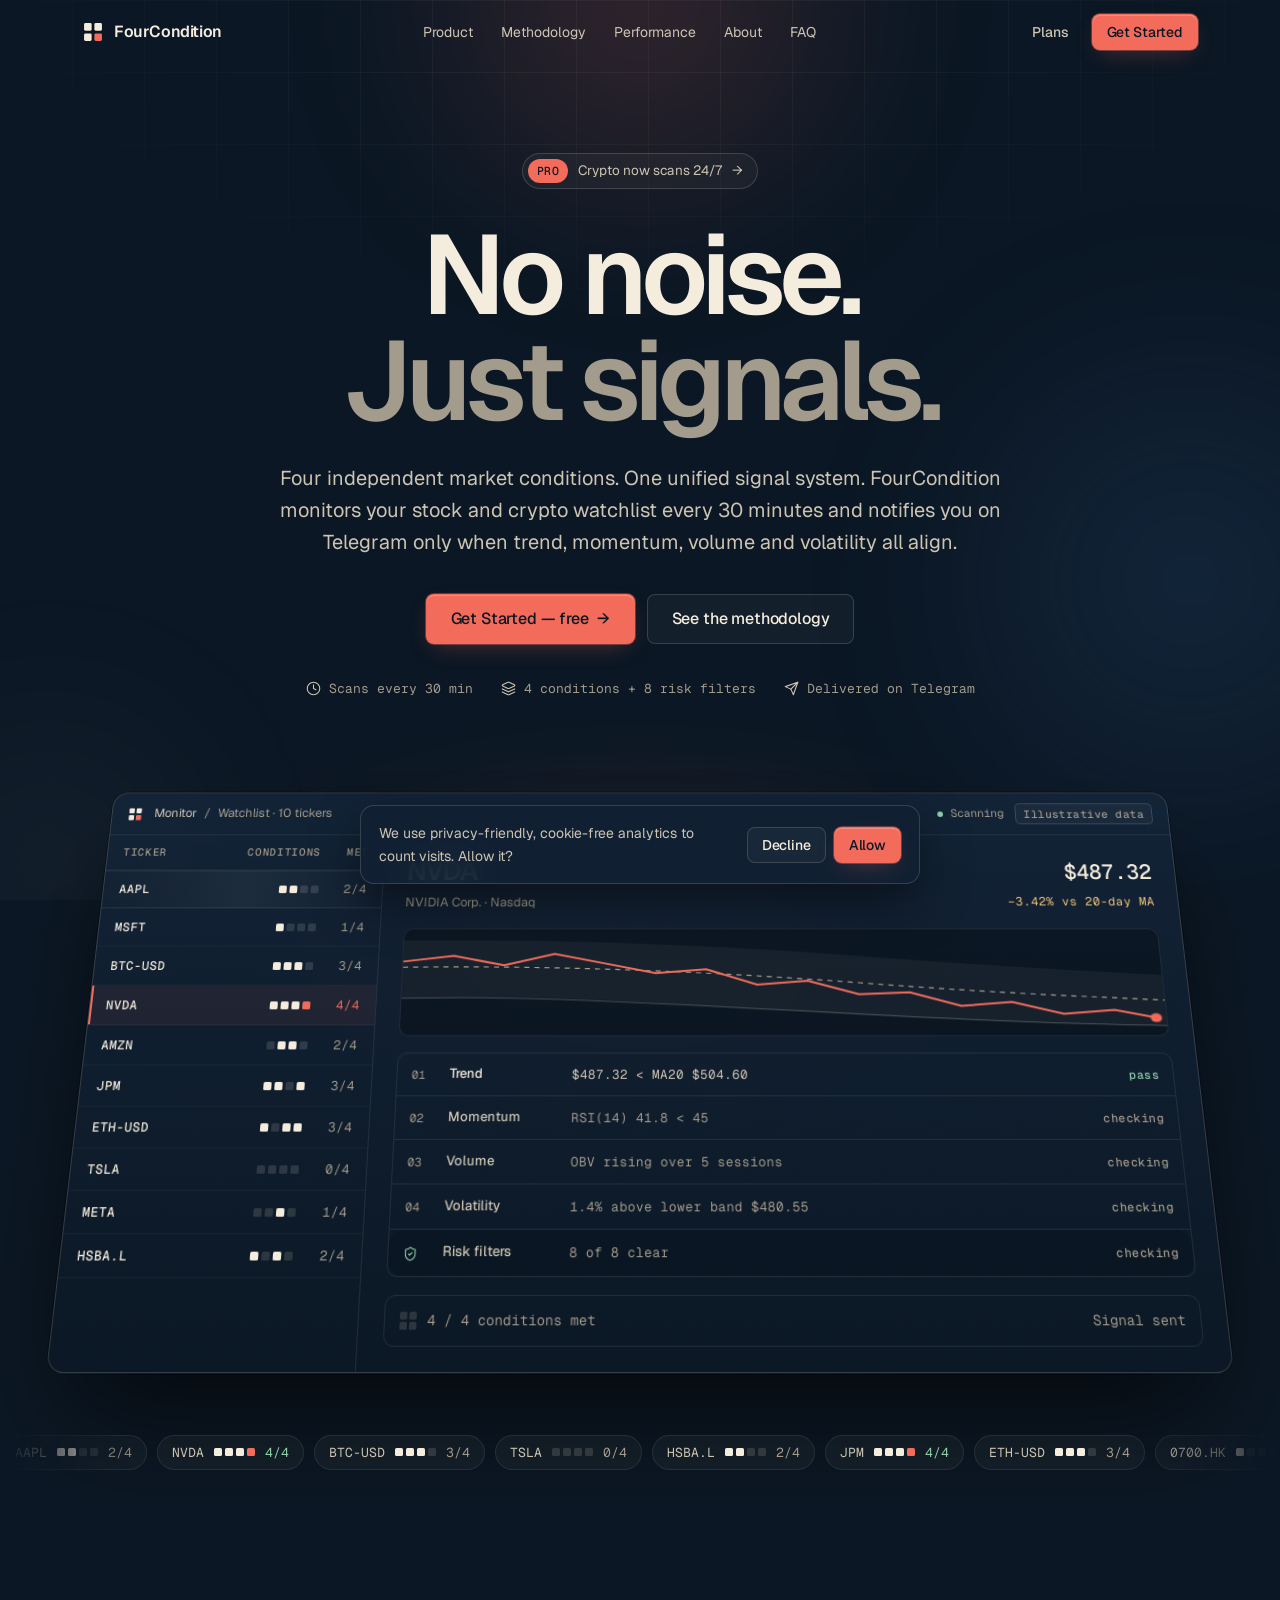
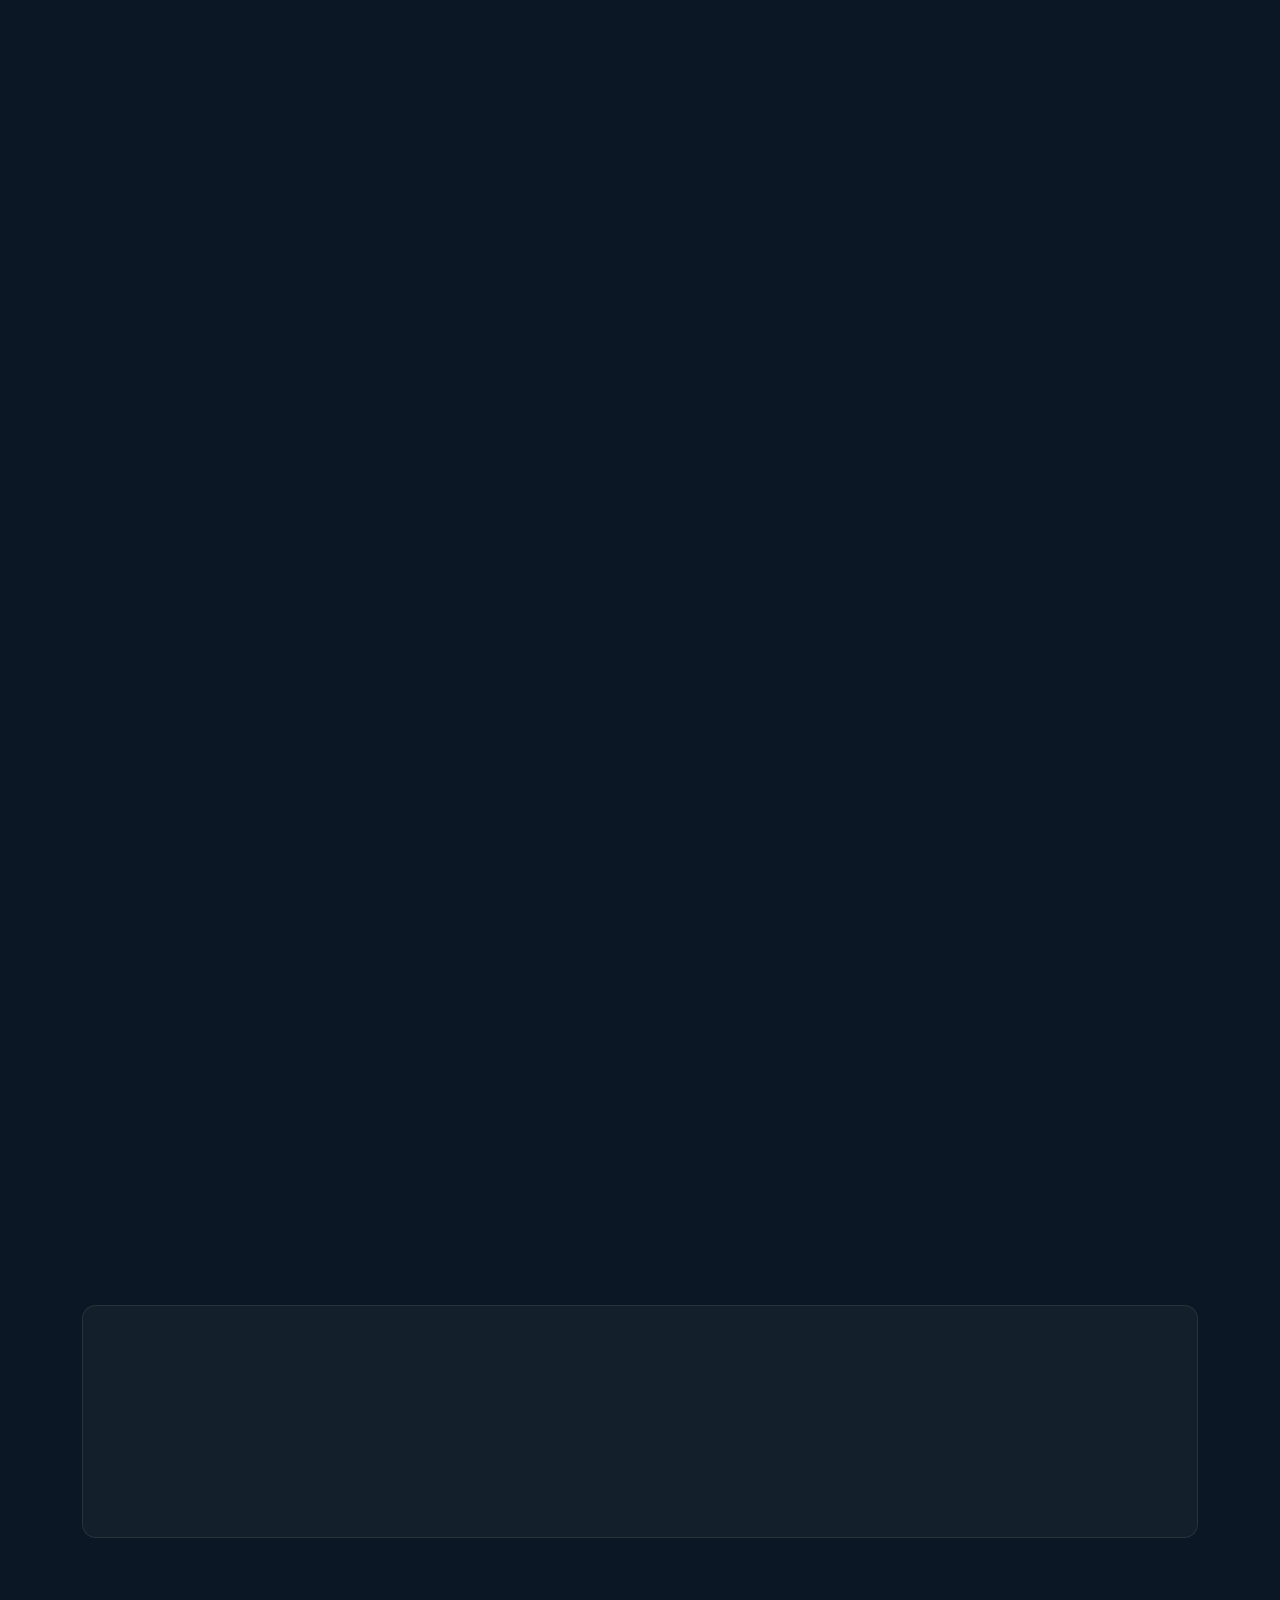
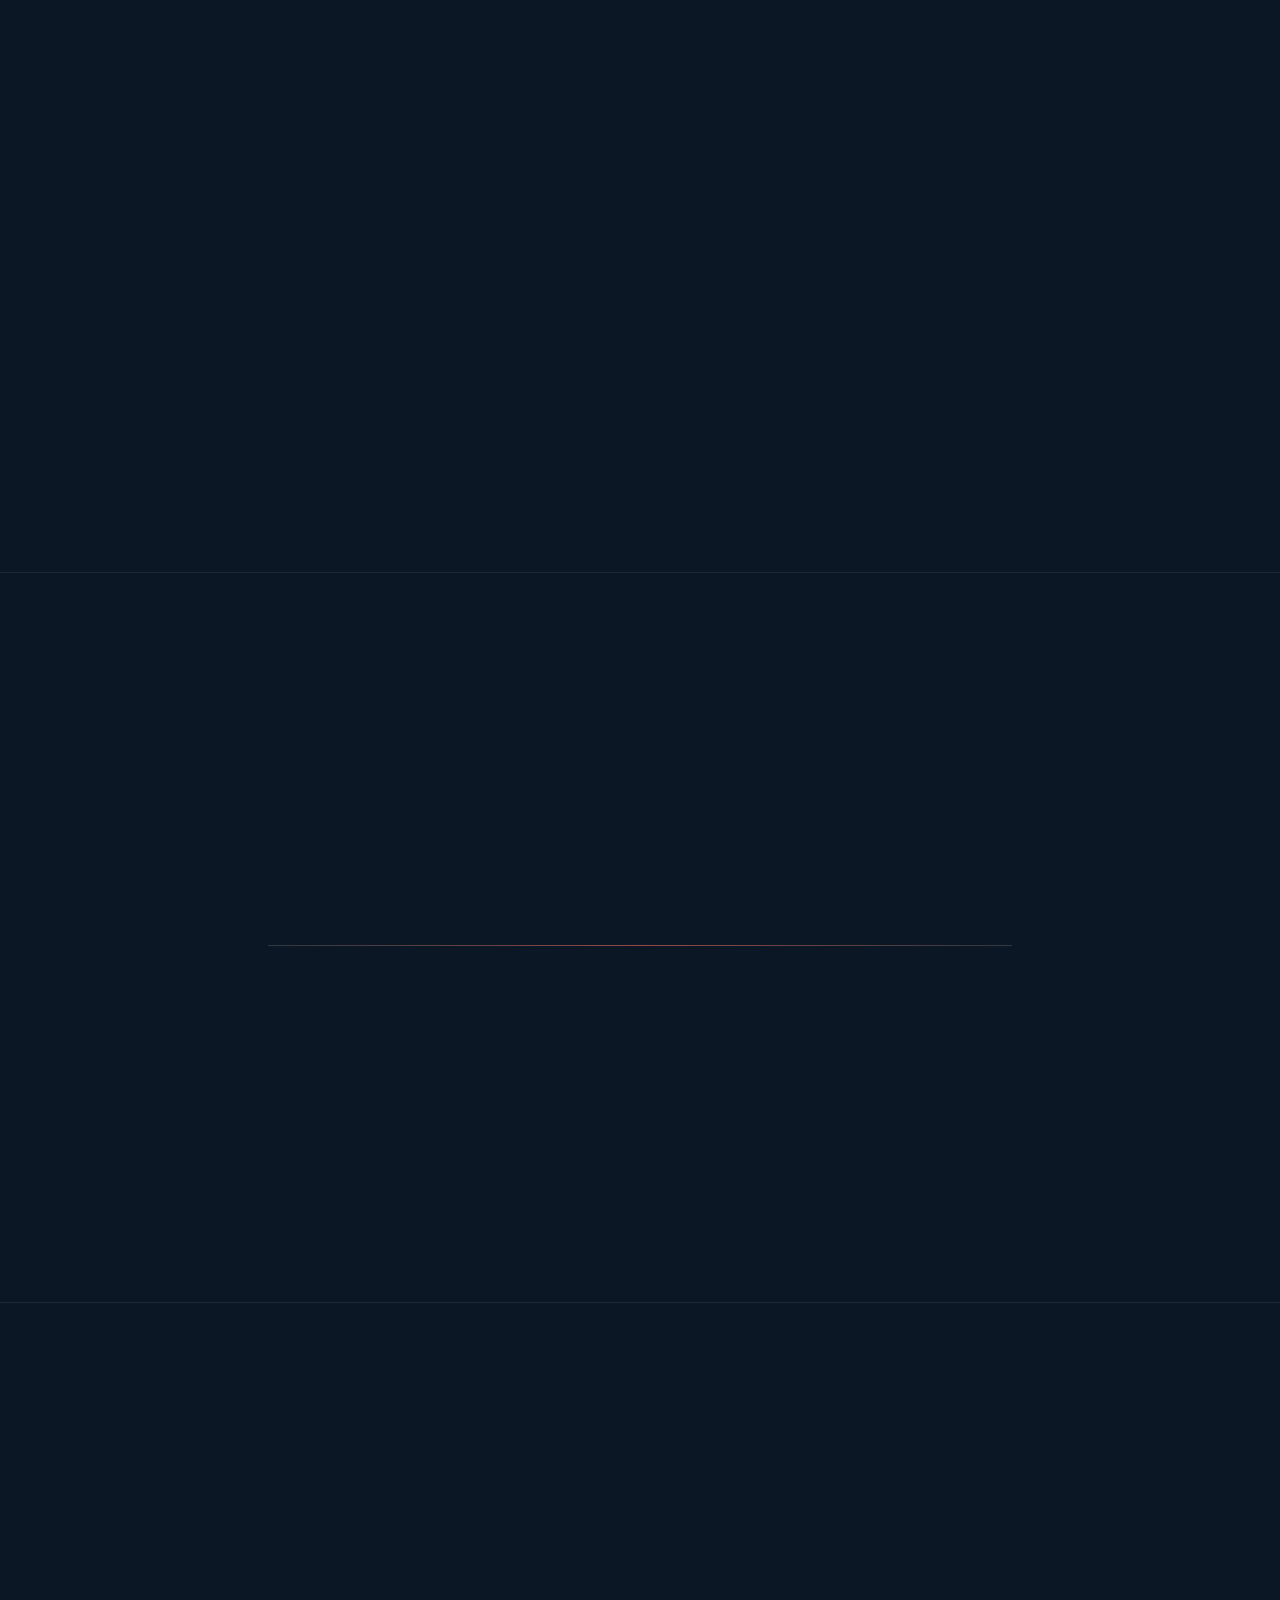
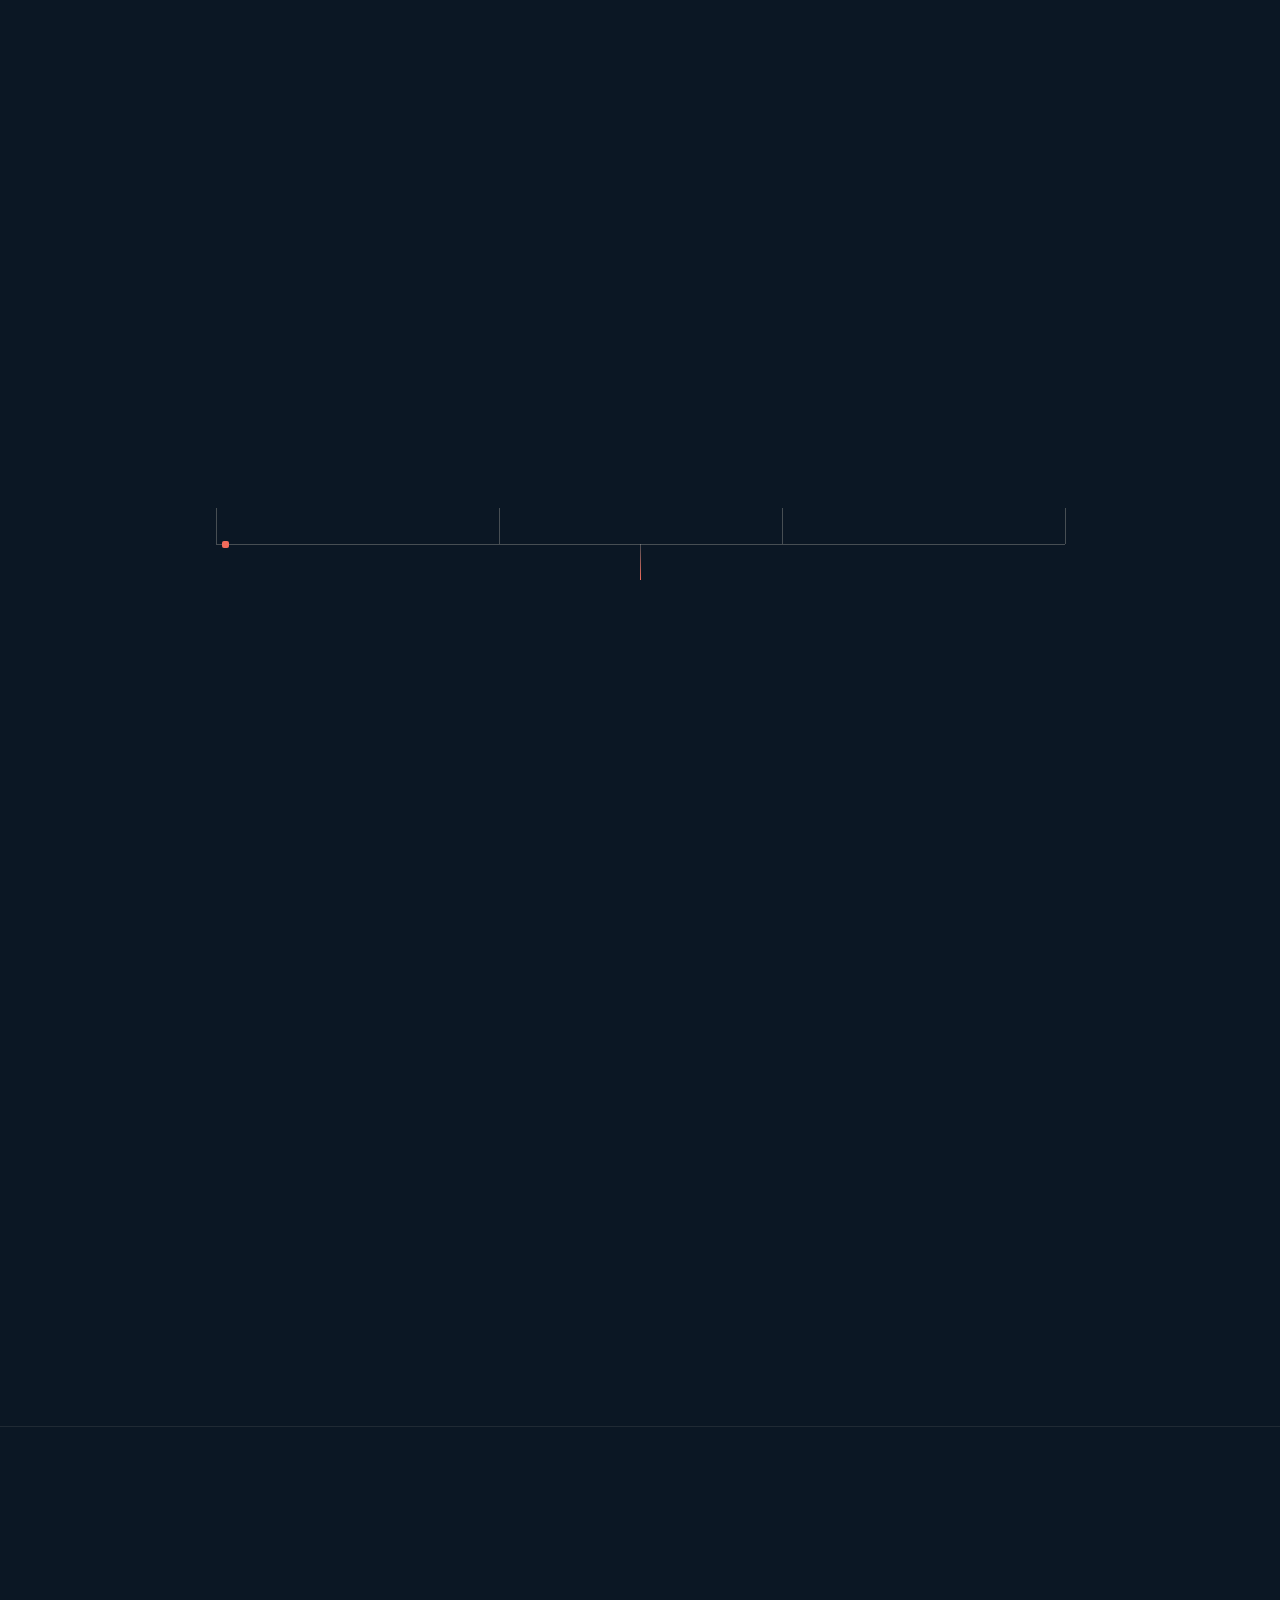
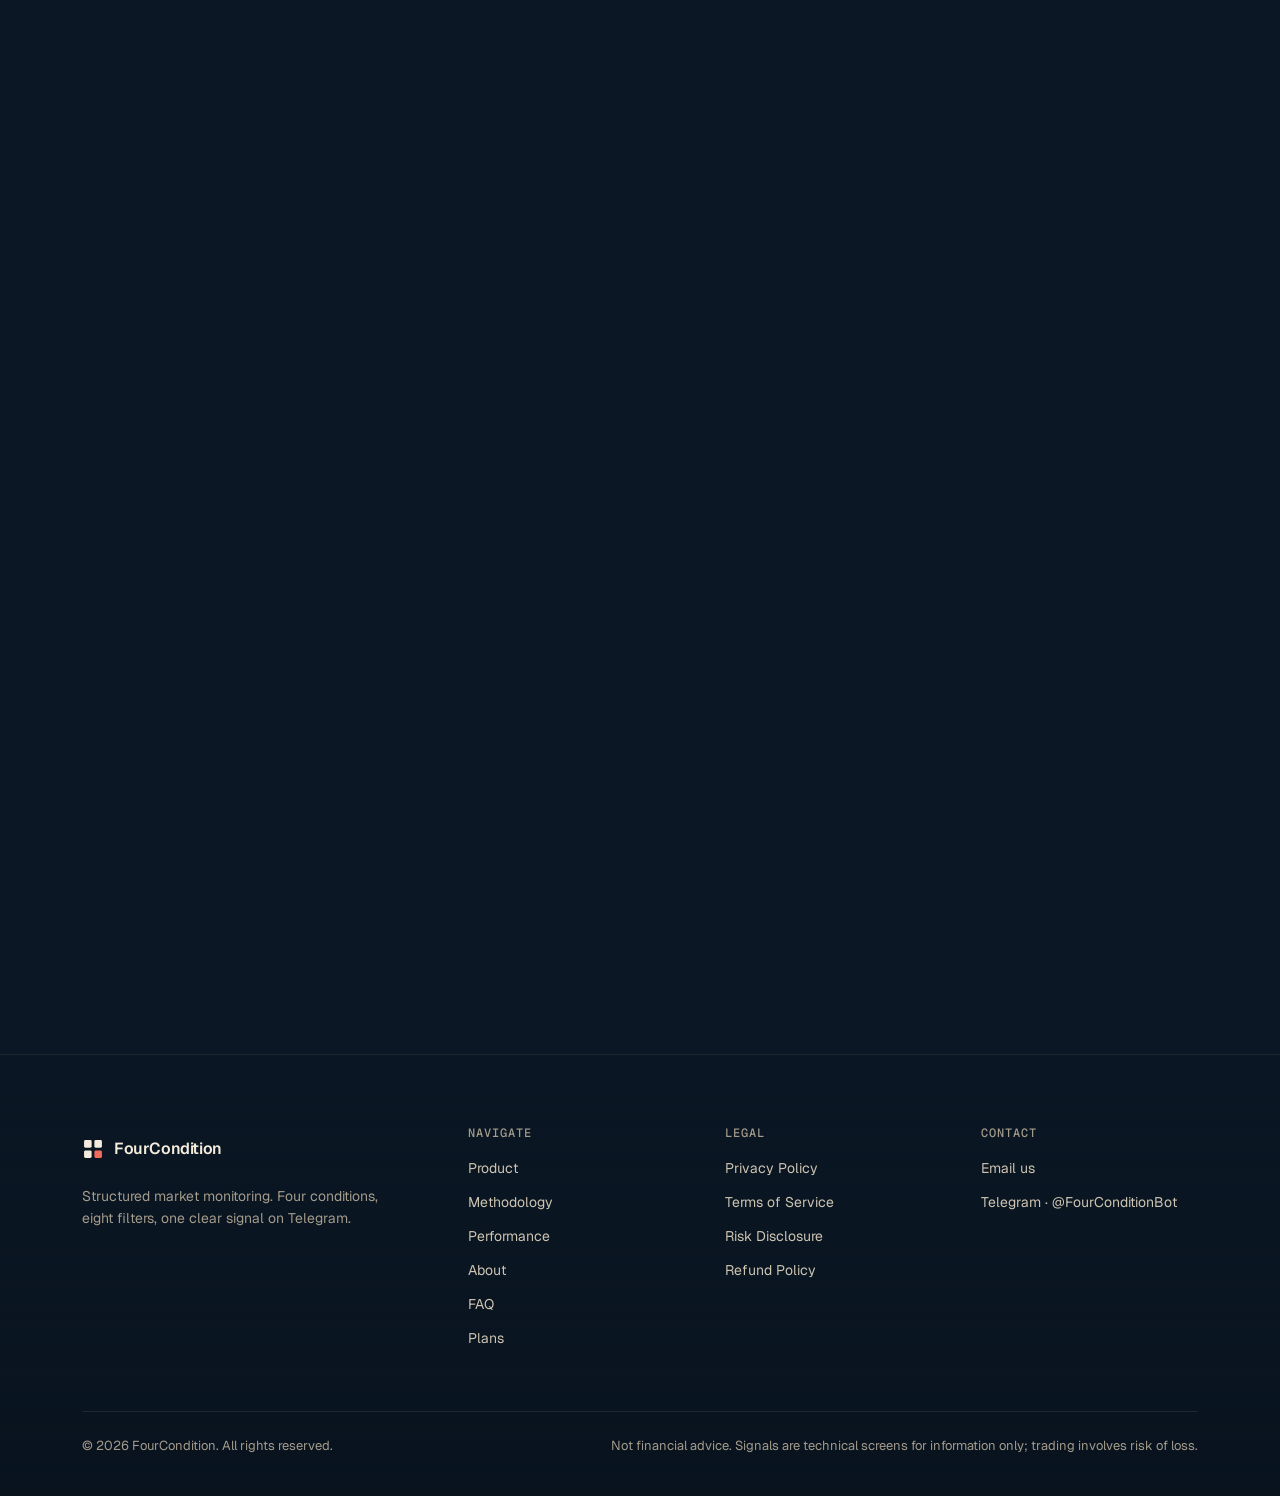
<file: index.html>
<!doctype html>
<html lang="en">
<head>
<meta charset="utf-8">
<meta name="viewport" content="width=device-width, initial-scale=1, viewport-fit=cover">
<title>FourCondition — Intelligent Market Monitoring</title>
<meta name="description" content="FourCondition brings structured market monitoring together through a four-condition analysis system designed to reduce noise and improve clarity. Alerts on Telegram, free to start.">
<link rel="canonical" href="https://fourcondition.app/">
<meta name="theme-color" content="#0b1724">
<meta property="og:type" content="website">
<meta property="og:site_name" content="FourCondition">
<meta property="og:url" content="https://fourcondition.app/">
<meta property="og:title" content="FourCondition — Intelligent Market Monitoring">
<meta property="og:description" content="Four independent market conditions. One unified signal system. Notifications on Telegram only when every condition aligns.">
<meta property="og:image" content="https://fourcondition.app/og.png">
<meta property="og:image:width" content="1200">
<meta property="og:image:height" content="630">
<meta property="og:image:alt" content="FourCondition — No noise. Just signals.">
<meta name="twitter:card" content="summary_large_image">
<meta name="twitter:title" content="FourCondition — Intelligent Market Monitoring">
<meta name="twitter:description" content="Four independent market conditions. One unified signal system.">
<meta name="twitter:image" content="https://fourcondition.app/og.png">
<link rel="icon" href="/favicon.svg" type="image/svg+xml">
<link rel="icon" href="/favicon.png" type="image/png" sizes="32x32">
<link rel="apple-touch-icon" href="/apple-touch-icon.png">
<link rel="preconnect" href="https://fonts.googleapis.com">
<link rel="preconnect" href="https://fonts.gstatic.com" crossorigin>
<link rel="stylesheet" href="https://fonts.googleapis.com/css2?family=Geist:wght@400;500;600;700&family=Geist+Mono:wght@400;500&display=swap">
<link rel="stylesheet" href="/style.css">
<script type="application/ld+json">
{"@context":"https://schema.org","@graph":[
 {"@type":"Organization","name":"FourCondition","url":"https://fourcondition.app/","logo":"https://fourcondition.app/apple-touch-icon.png","email":"hello@fourcondition.app","sameAs":["https://t.me/FourConditionBot"]},
 {"@type":"SoftwareApplication","name":"FourConditionBot","applicationCategory":"FinanceApplication","operatingSystem":"Telegram","url":"https://fourcondition.app/","offers":[{"@type":"Offer","name":"Free","price":"0","priceCurrency":"USD"},{"@type":"Offer","name":"Pro","price":"5","priceCurrency":"USD"},{"@type":"Offer","name":"Elite","price":"10","priceCurrency":"USD"}]}
]}
</script>
<style>
/* ═════════ Hero ═════════ */
.hero { padding: 88px 0 0; text-align: center; position: relative; }
.pill { display: inline-flex; align-items: center; gap: 10px; min-height: 36px; padding: 4px 14px 4px 5px; border-radius: 999px; font-size: 13.5px; color: var(--cream-2); text-decoration: none; margin-bottom: 32px; background: var(--surface); border: 1px solid var(--line-2); transition: border-color var(--t), color var(--t); }
.pill b { font: 500 11.5px/1 var(--mono); letter-spacing: .04em; text-transform: uppercase; color: var(--on-coral); background: var(--coral); padding: 6px 9px; border-radius: 999px; }
.pill:hover { color: var(--cream); border-color: var(--line-3); }
.hero h1 { font-size: clamp(52px, 9.4vw, 112px); font-weight: 600; letter-spacing: -0.055em; line-height: .95; margin-inline: auto; }
.hero h1 .dim { display: block; }
.hero .lede { font-size: clamp(17px, 1.9vw, 20px); margin: 28px auto 0; max-width: 56ch; }
.hero-actions { display: flex; flex-wrap: wrap; justify-content: center; gap: 12px; margin-top: 36px; }
.facts { display: flex; flex-wrap: wrap; justify-content: center; gap: 8px 28px; margin: 36px 0 0; padding: 0; list-style: none; font: 13px/1.4 var(--mono); color: var(--cream-3); }
.facts li { display: inline-flex; align-items: center; gap: 8px; }
.facts .i { width: 15px; height: 15px; color: var(--cream-2); }

/* Product frame */
.stage { position: relative; margin: 72px auto 0; max-width: 1120px; transform-origin: 50% 0%; will-change: transform; }
.stage::before { content: ""; position: absolute; inset: -6% 8% 30%; background: radial-gradient(closest-side, rgba(242, 107, 91, .22), transparent); filter: blur(50px); z-index: -1; }
.app { border-radius: 16px; overflow: hidden; text-align: left; background: linear-gradient(180deg, rgba(19, 36, 56, .92), rgba(11, 23, 36, .94)); border: 1px solid var(--line-2); box-shadow: 0 0 0 1px rgba(0,0,0,.4), 0 50px 100px -30px rgba(0, 0, 0, .8); }
.app-bar { display: flex; align-items: center; gap: 12px; height: 46px; padding: 0 16px; border-bottom: 1px solid var(--line); font-size: 13px; color: var(--cream-3); }
.app-bar .logo-mark { width: 16px; height: 16px; }
.app-bar .crumb { display: flex; align-items: center; gap: 8px; color: var(--cream-2); }
.app-bar .crumb span { color: var(--cream-3); }
.app-bar .status { margin-left: auto; display: flex; align-items: center; gap: 12px; font-family: var(--mono); font-size: 12px; }
.app-bar .status > span { display: inline-flex; align-items: center; gap: 8px; }
.app-body { display: grid; grid-template-columns: 290px 1fr; min-height: 440px; }

.watch { border-right: 1px solid var(--line); position: relative; overflow: hidden; }
.watch-head, .watch-row { display: grid; grid-template-columns: 1fr auto 38px; align-items: center; gap: 12px; padding: 0 16px; }
.watch-head { height: 38px; font: 500 11px/1 var(--mono); letter-spacing: .06em; text-transform: uppercase; color: var(--cream-3); border-bottom: 1px solid var(--line); }
.watch-row { height: 40px; font-family: var(--mono); font-size: 12.5px; color: var(--cream-2); border-bottom: 1px solid rgba(244, 236, 220, .045); position: relative; }
.watch-row b { font-weight: 500; color: var(--cream); }
.watch-row .sc { text-align: right; color: var(--cream-3); }
.watch-row.sel { background: rgba(242, 107, 91, .07); box-shadow: inset 2px 0 0 var(--coral); }
.watch-row.sel .sc { color: var(--coral); }
.sweep { position: absolute; left: 0; right: 0; top: 38px; height: 40px; background: linear-gradient(90deg, transparent, rgba(244, 236, 220, .05), transparent); border-block: 1px solid rgba(244, 236, 220, .06); animation: sweep 7s linear infinite; pointer-events: none; }
@keyframes sweep { from { transform: translateY(0); } to { transform: translateY(400px); } }

.detail { padding: 22px 24px; display: flex; flex-direction: column; gap: 16px; position: relative; }
.d-head { display: flex; justify-content: space-between; align-items: flex-end; gap: 16px; flex-wrap: wrap; }
.d-head .tk { font-size: 28px; font-weight: 600; letter-spacing: -0.03em; line-height: 1; }
.d-head .nm { display: block; margin-top: 6px; font-size: 13px; color: var(--cream-3); }
.d-head .px { text-align: right; font-family: var(--mono); }
.d-head .px strong { display: block; font-size: 22px; font-weight: 500; color: var(--cream); }
.d-head .px span { font-size: 12.5px; color: var(--warn); }
.chart { width: 100%; height: 110px; border-radius: 10px; background: var(--well); border: 1px solid var(--line); }
.chart .band { fill: rgba(244, 236, 220, .05); }
.chart .bline { fill: none; stroke: rgba(244, 236, 220, .25); stroke-width: 1; }
.chart .ma { fill: none; stroke: var(--cream-3); stroke-width: 1.2; stroke-dasharray: 4 4; }
.chart .pxl { fill: none; stroke: var(--coral); stroke-width: 2; stroke-dasharray: 700; stroke-dashoffset: 700; animation: draw 2.4s var(--ease) .5s forwards; }
.chart .dot { fill: var(--coral); opacity: 0; animation: pop .4s 2.7s forwards; }
@keyframes draw { to { stroke-dashoffset: 0; } }
@keyframes pop { to { opacity: 1; } }

.conds { list-style: none; margin: 0; padding: 0; border: 1px solid var(--line); border-radius: 10px; overflow: hidden; }
.conds li { display: grid; grid-template-columns: 26px 110px 1fr auto; align-items: center; gap: 12px; min-height: 42px; padding: 0 14px; font-size: 13px; border-bottom: 1px solid var(--line); color: var(--cream-3); transition: background-color .4s, color .4s; }
.conds li:last-child { border-bottom: 0; }
.conds .n { font: 11.5px var(--mono); color: var(--cream-3); }
.conds .k { font-weight: 500; color: var(--cream-2); }
.conds .v { font: 12.5px var(--mono); }
.conds .st { font: 500 11.5px var(--mono); letter-spacing: .04em; color: var(--cream-3); }
.conds .st::before { content: "checking"; }
.conds li.on { color: var(--cream-2); }
.conds li.on .k { color: var(--cream); }
.conds li.on .st { color: var(--pass); }
.conds li.on .st::before { content: "pass"; }
.conds li.filters { background: rgba(7, 17, 27, .35); }
.verdict { display: flex; align-items: center; justify-content: space-between; gap: 12px; min-height: 46px; padding: 0 14px; border-radius: 10px; border: 1px solid var(--line); font: 13px var(--mono); color: var(--cream-3); transition: all .5s var(--ease); }
.verdict > span { display: inline-flex; align-items: center; gap: 10px; }
.verdict .qgrid i { transition: background-color .4s; }
.verdict.on { border-color: rgba(143, 209, 171, .35); background: var(--pass-bg); color: var(--pass); }
.verdict.on .qgrid i { background: var(--cream); }
.verdict.on .qgrid i:last-child { background: var(--coral); }

/* Notification toast that lands when the verdict passes */
.toast { position: absolute; right: -28px; bottom: -64px; width: 330px; padding: 14px 16px; border-radius: 14px; text-align: left; background: rgba(23, 43, 66, .96); border: 1px solid var(--line-2); box-shadow: 0 30px 60px -12px rgba(0,0,0,.7); font-size: 13px; opacity: 0; translate: 0 16px; transition: opacity .5s var(--ease), translate .5s var(--ease); z-index: 2; }
.toast.on { opacity: 1; translate: 0 0; }
.toast-head { display: flex; align-items: center; gap: 10px; margin-bottom: 8px; }
.avatar { width: 30px; height: 30px; border-radius: 50%; display: grid; place-items: center; background: var(--navy); border: 1px solid var(--line-2); flex-shrink: 0; }
.avatar svg { width: 15px; height: 15px; }
.toast-head strong { font-weight: 600; font-size: 13.5px; }
.toast-head > span:last-child { margin-left: auto; font: 11.5px var(--mono); color: var(--cream-3); }
.toast p { font: 12px/1.6 var(--mono); color: var(--cream-2); }

@media (max-width: 1240px) { .toast { right: 16px; bottom: -24px; } }
@media (max-width: 860px) {
  .app-body { grid-template-columns: 1fr; }
  .watch { display: none; }
  .app-bar .crumb span:last-child, .app-bar .hide-xs { display: none; }
  .toast { position: relative; right: auto; bottom: auto; width: auto; margin: 12px 0 0; }
}
@media (max-width: 520px) {
  .detail { padding: 18px 14px; }
  .conds li { grid-template-columns: 22px 1fr auto; row-gap: 0; padding: 8px 12px; }
  .conds .v { grid-column: 2; grid-row: 2; font-size: 11.5px; color: var(--cream-3); }
  .conds .st { grid-column: 3; grid-row: 1 / span 2; }
  .facts { gap: 8px 18px; font-size: 12px; }
}

/* ═════════ Product showcase ═════════ */
.bento { display: grid; grid-template-columns: repeat(12, 1fr); gap: 16px; }
.b-7 { grid-column: span 7; } .b-5 { grid-column: span 5; }
.tile { padding: 24px; display: flex; flex-direction: column; gap: 20px; }
.tile-head { display: flex; align-items: center; justify-content: space-between; gap: 12px; }
.tile-label { display: inline-flex; align-items: center; gap: 8px; font: 500 12px/1 var(--mono); letter-spacing: .08em; text-transform: uppercase; color: var(--coral); }
.tile h3 { font-size: 22px; letter-spacing: -0.03em; }
.tile > p, .tile-copy p { color: var(--cream-2); font-size: 15px; margin-top: 8px; max-width: 48ch; }
.ui { margin-top: auto; border-radius: 10px; border: 1px solid var(--line); background: var(--well); overflow: hidden; font-size: 13px; }
@media (max-width: 960px) { .b-7, .b-5 { grid-column: span 12; } }

/* Evaluate */
.steps-ui { list-style: none; margin: 0; padding: 0; }
.steps-ui li { display: grid; grid-template-columns: 30px 1fr auto; gap: 12px; padding: 14px 16px; border-bottom: 1px solid var(--line); }
.steps-ui .n { font: 12px var(--mono); color: var(--coral); padding-top: 1px; }
.steps-ui strong { display: block; font-weight: 500; font-size: 14px; color: var(--cream); }
.steps-ui span.d { display: block; color: var(--cream-3); font-size: 13px; margin-top: 2px; }
.steps-ui .v { font-family: var(--mono); color: var(--cream-2); }
.steps-ui .ok { font: 500 12px var(--mono); color: var(--pass); align-self: start; padding-top: 2px; }
.ui-foot { display: flex; justify-content: space-between; flex-wrap: wrap; gap: 8px; padding: 12px 16px; font: 12.5px var(--mono); color: var(--cream-3); background: var(--pass-bg); }
.ui-foot strong { color: var(--pass); font-weight: 500; }

/* Telegram chat */
.chat { padding: 14px; display: flex; flex-direction: column; gap: 10px; background: linear-gradient(180deg, rgba(7,17,27,.4), rgba(7,17,27,.75)); }
.chat-head { display: flex; align-items: center; gap: 10px; padding-bottom: 12px; border-bottom: 1px solid var(--line); }
.chat-head strong { font-size: 14px; font-weight: 600; }
.chat-head small { display: block; font-size: 12px; color: var(--cream-3); }
.bubble { align-self: flex-start; max-width: 100%; padding: 12px 14px; border-radius: 4px 14px 14px 14px; background: var(--navy-3); border: 1px solid var(--line); font: 12.5px/1.65 var(--mono); color: var(--cream-2); }
.bubble b { color: var(--cream); font-weight: 500; }
.bubble hr { border: 0; border-top: 1px dashed var(--line-2); margin: 8px 0; }
.bubble a { color: #9cc3ff; text-decoration: none; }
.bubble time { display: block; text-align: right; font-size: 11px; color: var(--cream-3); margin-top: 6px; }
.bubble.me { align-self: flex-end; border-radius: 14px 4px 14px 14px; background: rgba(242, 107, 91, .12); border-color: rgba(242, 107, 91, .25); color: var(--cream); }

/* Tables (history, settings) */
.tbl { width: 100%; border-collapse: collapse; font: 12.5px var(--mono); }
.tbl th { text-align: left; font-weight: 500; font-size: 11px; letter-spacing: .06em; text-transform: uppercase; color: var(--cream-3); padding: 11px 16px; border-bottom: 1px solid var(--line); }
.tbl td { padding: 11px 16px; border-bottom: 1px solid rgba(244, 236, 220, .045); color: var(--cream-2); }
.tbl tr:last-child td { border-bottom: 0; }
.tbl td:first-child { color: var(--cream-3); }
.tbl td b { color: var(--cream); font-weight: 500; }
.tbl .r { text-align: right; }
.prompt { display: flex; align-items: center; gap: 8px; padding: 11px 16px; border-bottom: 1px solid var(--line); font: 12.5px var(--mono); color: var(--cream); }
.prompt::before { content: "›"; color: var(--coral); }
.caret { display: inline-block; width: 7px; height: 14px; background: var(--coral); animation: blink 1.1s steps(1) infinite; }
@keyframes blink { 50% { opacity: 0; } }

/* Telegram features strip */
.caps { display: grid; grid-template-columns: repeat(3, 1fr); gap: 0; margin-top: 16px; border: 1px solid var(--line); border-radius: var(--r-lg); overflow: hidden; background: var(--surface); }
.cap { padding: 22px 24px; border-right: 1px solid var(--line); border-bottom: 1px solid var(--line); }
.cap:nth-child(3n) { border-right: 0; }
.cap:nth-last-child(-n+3) { border-bottom: 0; }
.cap h3 { display: flex; align-items: center; gap: 10px; font-size: 15.5px; letter-spacing: -0.015em; margin-bottom: 6px; }
.cap h3 .i { color: var(--cream-3); width: 16px; height: 16px; }
.cap p { color: var(--cream-3); font-size: 14px; }
@media (max-width: 860px) {
  .caps { grid-template-columns: 1fr 1fr; }
  .cap:nth-child(3n) { border-right: 1px solid var(--line); }
  .cap:nth-child(2n) { border-right: 0; }
  .cap:nth-last-child(-n+3) { border-bottom: 1px solid var(--line); }
  .cap:nth-last-child(-n+1) { border-bottom: 0; }
}
@media (max-width: 560px) { .caps { grid-template-columns: 1fr; } .cap { border-right: 0 !important; border-bottom: 1px solid var(--line) !important; } .cap:last-child { border-bottom: 0 !important; } }

/* ═════════ How it works ═════════ */
.process { list-style: none; margin: 0; padding: 0; display: grid; grid-template-columns: repeat(3, 1fr); gap: 16px; position: relative; counter-reset: step; }
.process::before { content: ""; position: absolute; left: 16.66%; right: 16.66%; top: 39px; height: 1px; background: linear-gradient(90deg, var(--line-3), var(--coral), var(--line-3)); opacity: .6; }
.process li { text-align: center; padding: 0 12px; position: relative; }
.node { position: relative; z-index: 1; width: 78px; height: 78px; margin: 0 auto 28px; display: grid; place-items: center; border-radius: 18px; background: var(--navy-2); border: 1px solid var(--line-2); box-shadow: 0 0 0 8px var(--navy), var(--shadow); color: var(--cream); transition: border-color .3s, transform .3s var(--ease); }
.process li:hover .node { border-color: rgba(242, 107, 91, .55); transform: translateY(-2px); }
.node .i { width: 26px; height: 26px; }
.process .k { display: block; font: 500 12px var(--mono); letter-spacing: .1em; color: var(--coral); margin-bottom: 10px; }
.process h3 { font-size: 24px; margin-bottom: 10px; }
.process p { color: var(--cream-2); font-size: 15.5px; max-width: 34ch; margin-inline: auto; }
.process .meta { display: inline-block; margin-top: 16px; }
@media (max-width: 860px) {
  .process { grid-template-columns: 1fr; gap: 36px; }
  .process::before { left: 38px; right: auto; top: 40px; bottom: 40px; width: 1px; height: auto; background: linear-gradient(180deg, var(--line-3), var(--coral), var(--line-3)); }
  .process li { text-align: left; display: grid; grid-template-columns: 78px 1fr; gap: 0 20px; padding: 0; }
  .process .node { margin: 0; grid-row: span 4; }
  .process p { margin-inline: 0; }
}

/* ═════════ Methodology ═════════ */
.quad { display: grid; grid-template-columns: repeat(4, 1fr); gap: 16px; }
.cond { padding: 24px; display: flex; flex-direction: column; }
.cond-top { display: flex; align-items: center; justify-content: space-between; }
.cond .num { font: 500 13px var(--mono); color: var(--coral); }
.cond .ico { width: 38px; height: 38px; border-radius: 10px; display: grid; place-items: center; background: var(--surface-2); border: 1px solid var(--line); color: var(--cream); }
.cond h3 { font-size: 13px; font-family: var(--mono); font-weight: 500; letter-spacing: .12em; text-transform: uppercase; color: var(--cream-3); margin: 28px 0 8px; }
.cond .rule { font-size: 20px; font-weight: 600; letter-spacing: -0.025em; line-height: 1.2; color: var(--cream); }
.cond p { color: var(--cream-2); font-size: 14.5px; margin-top: 10px; }
.cond .ind { margin-top: 18px; }
.viz { height: 96px; margin-top: auto; border-radius: 8px; border: 1px solid var(--line); background: var(--well); position: relative; overflow: hidden; }
.cond .viz { margin-top: auto; }
.cond .ind { margin-bottom: 22px; }
.viz svg { width: 100%; height: 100%; }
.cond.in .viz .draw { stroke-dasharray: 800; stroke-dashoffset: 800; animation: draw 2s var(--ease) .3s forwards; }
.gauge { position: absolute; inset: auto 16px 26px; height: 5px; border-radius: 5px; background: linear-gradient(90deg, var(--pass), var(--cream-3) 50%, var(--warn)); opacity: .7; }
.tickm { position: absolute; bottom: 36px; font: 10.5px var(--mono); color: var(--cream-3); transform: translateX(-50%); }
.needle { position: absolute; bottom: 18px; left: 16px; width: 2px; height: 21px; border-radius: 2px; background: var(--cream); transition: left 1.6s var(--ease) .4s; }
.cond.in .needle { left: calc(16px + (100% - 32px) * .418); }
.bars { position: absolute; inset: 14px 16px 14px; display: flex; align-items: flex-end; gap: 6px; }
.bars i { flex: 1; height: 0; border-radius: 2px 2px 0 0; background: rgba(244, 236, 220, .22); transition: height 1s var(--ease); transition-delay: calc(var(--k) * 70ms + .3s); }
.bars i:nth-last-child(-n+5) { background: var(--cream-2); }
.cond.in .bars i { height: var(--h); }

/* Convergence into the evaluation pipeline */
.bus { position: relative; height: 72px; display: grid; grid-template-columns: repeat(4, 1fr); gap: 16px; }
.bus i { position: relative; }
.bus i::before { content: ""; position: absolute; left: 50%; top: 0; height: 36px; width: 1px; background: var(--line-3); }
.bus::before { content: ""; position: absolute; left: calc((100% - 48px) / 8); right: calc((100% - 48px) / 8); top: 36px; height: 1px; background: var(--line-3); }
.bus::after { content: ""; position: absolute; left: 50%; top: 36px; height: 36px; width: 1px; background: linear-gradient(var(--line-3), var(--coral)); }
.pulse { position: absolute; top: 33px; left: 12.5%; width: 7px; height: 7px; border-radius: 2px; background: var(--coral); animation: pulse 3.2s var(--ease) infinite; }
@keyframes pulse { 0% { left: 12.5%; opacity: 0; } 15% { opacity: 1; } 50% { left: calc(50% - 3px); opacity: 1; } 51%, 100% { left: calc(50% - 3px); opacity: 0; } }
.pipeline { display: grid; grid-template-columns: 1fr auto 1fr auto 1fr; align-items: stretch; gap: 0; max-width: 980px; margin: 0 auto; padding: 8px; border-radius: 16px; }
.stage-box { display: flex; align-items: center; gap: 14px; padding: 16px 18px; border-radius: 10px; }
.stage-box.hot { background: rgba(242, 107, 91, .08); box-shadow: inset 0 0 0 1px rgba(242, 107, 91, .3); }
.stage-box strong { display: block; font-size: 15px; font-weight: 600; letter-spacing: -0.015em; }
.stage-box div > span { display: block; font-size: 13px; color: var(--cream-3); }
.stage-box .qgrid { flex-shrink: 0; }
.stage-box .qgrid { grid-template-columns: repeat(2, 10px); gap: 3px; }
.stage-box .qgrid i { width: 10px; height: 10px; border-radius: 2px; }
.stage-box > .i { color: var(--cream-2); }
.pipe-arrow { display: grid; place-items: center; padding: 0 6px; color: var(--cream-3); }
@media (max-width: 960px) { .quad { grid-template-columns: 1fr 1fr; } .bus { display: none; } .pipeline { margin-top: 16px; } }
@media (max-width: 720px) { .pipeline { grid-template-columns: 1fr; } .pipe-arrow { transform: rotate(90deg); padding: 4px 0; } }
@media (max-width: 560px) { .quad { grid-template-columns: 1fr; } }

.filters { display: grid; grid-template-columns: 1fr 1fr; gap: 0 48px; margin: 0; padding: 8px 28px; border-radius: var(--r-lg); }
.filters > div { display: grid; grid-template-columns: 24px 1fr; gap: 4px 12px; padding: 18px 0; border-bottom: 1px solid var(--line); }
.filters > div:nth-last-child(-n+2) { border-bottom: 0; }
.filters .i { color: var(--pass); width: 16px; height: 16px; margin-top: 3px; }
.filters dt { font-weight: 500; font-size: 15px; }
.filters dd { grid-column: 2; margin: 0; color: var(--cream-2); font-size: 14.5px; }
.sub-head { display: flex; justify-content: space-between; align-items: end; gap: 16px; flex-wrap: wrap; margin: 88px 0 24px; }
.sub-head h3 { font-size: clamp(24px, 3vw, 32px); }
.sub-head p { color: var(--cream-3); max-width: 46ch; font-size: 15px; }
@media (max-width: 760px) { .filters { grid-template-columns: 1fr; padding: 4px 18px; } .filters > div:nth-last-child(2) { border-bottom: 1px solid var(--line); } }

/* ═════════ Strategies ═════════ */
.strategies { list-style: none; margin: 0; padding: 0; display: grid; grid-template-columns: repeat(auto-fill, minmax(min(100%, 280px), 1fr)); gap: 12px; align-items: start; }
.strat { border-radius: 12px; transition: border-color .25s; }
.strat:hover, .strat[open] { border-color: rgba(242, 107, 91, .45); }
.strat summary { list-style: none; cursor: pointer; display: grid; gap: 6px; justify-items: start; padding: 20px; }
.strat summary::-webkit-details-marker { display: none; }
.strat-top { display: flex; justify-content: space-between; align-items: center; width: 100%; }
.strategies .n { font: 500 12px var(--mono); color: var(--coral); }
.strat .chev { width: 8px; height: 8px; border-right: 1.5px solid var(--cream-3); border-bottom: 1.5px solid var(--cream-3); transform: rotate(45deg); transition: transform .3s var(--ease), border-color .25s; }
.strat:hover .chev, .strat[open] .chev { border-color: var(--coral); }
.strat[open] .chev { transform: rotate(225deg); }
.strategies strong { display: block; font-weight: 600; letter-spacing: -0.02em; margin-top: 6px; }
.strat .d { color: var(--cream-3); font-size: 14px; }
.strat .tag { margin-top: 6px; white-space: normal; }
.strat[open] .tag { color: var(--coral); border-color: rgba(242, 107, 91, .4); background: rgba(242, 107, 91, .07); }
.strat-conds { list-style: none; margin: 0; padding: 14px 20px 20px; border-top: 1px solid var(--line); display: grid; gap: 8px; font-size: 14px; color: var(--cream-2); }
.strat-conds li { display: flex; gap: 10px; }
.strat-conds li::before { content: ""; flex-shrink: 0; width: 6px; height: 6px; margin-top: 8px; border-radius: 2px; background: var(--coral); }
.note { margin-top: 28px; color: var(--cream-2); text-align: center; }

/* ═════════ Why ═════════ */
.why { display: grid; grid-template-columns: 1fr 1.15fr; gap: 64px; align-items: start; }
.why-lead { position: sticky; top: 112px; }
.why-lead h2 { font-size: clamp(40px, 5.4vw, 64px); }
.why-lead .lede { margin-top: 24px; }
.why-lead .quote { margin-top: 32px; padding: 18px 20px; border: 1px solid var(--line-2); background: var(--surface); border-radius: 10px; color: var(--cream-2); font-size: 15px; }
.why-lead .quote strong { color: var(--cream); font-weight: 600; }
.why-list { list-style: none; margin: 0; padding: 0; border-top: 1px solid var(--line); }
.why-list li { display: grid; grid-template-columns: 48px 1fr; gap: 20px; padding: 28px 0; border-bottom: 1px solid var(--line); }
.why-list .ico { width: 44px; height: 44px; border-radius: 12px; display: grid; place-items: center; background: var(--surface-2); border: 1px solid var(--line); color: var(--coral); transition: border-color .3s; }
.why-list li:hover .ico { border-color: rgba(242, 107, 91, .5); }
.why-list h3 { font-size: 20px; letter-spacing: -0.025em; margin: 2px 0 8px; }
.why-list p { color: var(--cream-2); font-size: 15.5px; }
@media (max-width: 900px) { .why { grid-template-columns: 1fr; gap: 40px; } .why-lead { position: static; } }

/* ═════════ Performance ═════════ */
.report { border-radius: 16px; overflow: hidden; }
.report-meta { display: grid; grid-template-columns: repeat(4, 1fr); border-bottom: 1px solid var(--line); }
.report-meta > div { padding: 20px 24px; border-right: 1px solid var(--line); }
.report-meta > div:last-child { border-right: 0; }
.report-meta dt { font: 500 11px var(--mono); letter-spacing: .08em; text-transform: uppercase; color: var(--cream-3); margin-bottom: 8px; }
.report-meta dd { margin: 0; font-size: 15px; color: var(--cream); }
@media (max-width: 860px) { .report-meta { grid-template-columns: 1fr 1fr; } .report-meta > div:nth-child(2) { border-right: 0; } .report-meta > div:nth-child(-n+2) { border-bottom: 1px solid var(--line); } }
@media (max-width: 460px) { .report-meta { grid-template-columns: 1fr; } .report-meta > div { border-right: 0; border-bottom: 1px solid var(--line); } .report-meta > div:last-child { border-bottom: 0; } }
.rep-row { display: grid; grid-template-columns: 110px 110px 1fr 90px 100px; gap: 16px; align-items: center; padding: 16px 24px; border-bottom: 1px solid var(--line); font-size: 14.5px; }
.rep-row.h { font: 500 11px var(--mono); letter-spacing: .08em; text-transform: uppercase; color: var(--cream-3); padding-block: 12px; }
.rep-row .m, .rep-row .d { font-family: var(--mono); font-size: 13px; color: var(--cream-3); }
.rep-row .t { font-family: var(--mono); font-weight: 500; }
.rep-row .hl { color: var(--cream-2); }
.rep-row .r { font: 500 15px var(--mono); text-align: right; }
.rep-row .r.up { color: var(--pass); } .rep-row .r.down { color: var(--warn); }
@media (max-width: 760px) { .rep-row { grid-template-columns: 1fr auto; gap: 4px 16px; } .rep-row.h { display: none; } .rep-row .hl { grid-column: 1 / -1; } .rep-row .d { display: none; } }
.empty { display: grid; justify-items: center; text-align: center; gap: 14px; padding: 56px 24px; }
.empty .ico { width: 52px; height: 52px; border-radius: 14px; display: grid; place-items: center; background: var(--surface-2); border: 1px solid var(--line-2); color: var(--cream-2); }
.empty h3 { font-size: 20px; }
.empty p { color: var(--cream-2); max-width: 52ch; }
.disclose { display: flex; gap: 14px; align-items: flex-start; padding: 18px 24px; border-top: 1px solid var(--line); background: rgba(7, 17, 27, .4); font-size: 14px; color: var(--cream-3); }
.disclose .i { color: var(--warn); margin-top: 2px; }
.disclose a { color: var(--cream-2); }

/* ═════════ About ═════════ */
.about { display: grid; grid-template-columns: 1fr 1.25fr; gap: 64px; align-items: start; }
.about-card { padding: 32px; }
.about-card p { color: var(--cream-2); font-size: 16.5px; }
.about-card p + p { margin-top: 16px; }
.about-card p strong { color: var(--cream); font-weight: 500; }
.principles { list-style: none; margin: 32px 0 0; padding: 0; display: grid; gap: 12px; }
.principles li { display: flex; gap: 12px; align-items: flex-start; color: var(--cream-2); font-size: 15px; }
.principles .i { color: var(--coral); margin-top: 3px; width: 16px; height: 16px; }
.sig { display: flex; align-items: center; gap: 14px; margin-top: 28px; padding-top: 22px; border-top: 1px solid var(--line); font-size: 14.5px; color: var(--cream-3); }
.sig strong { color: var(--cream); font-weight: 600; display: block; font-size: 15px; }
.sig .avatar { width: 40px; height: 40px; }
@media (max-width: 860px) { .about { grid-template-columns: 1fr; gap: 32px; } }

/* ═════════ FAQ ═════════ */
.faq-wrap { display: grid; grid-template-columns: 1fr 1.6fr; gap: 64px; align-items: start; }
.faq-wrap .section-head { position: sticky; top: 112px; margin: 0; }
.faq { display: grid; gap: 0; border-top: 1px solid var(--line); }
.faq details { border-bottom: 1px solid var(--line); }
.faq summary { list-style: none; cursor: pointer; display: flex; justify-content: space-between; align-items: center; gap: 16px; min-height: 64px; padding: 16px 0; font-size: 17px; font-weight: 500; letter-spacing: -0.015em; transition: color var(--t); }
.faq summary:hover { color: #fff; }
.faq summary::-webkit-details-marker { display: none; }
.faq summary .pm { position: relative; width: 28px; height: 28px; flex-shrink: 0; border-radius: 8px; border: 1px solid var(--line-2); transition: border-color .3s, background-color .3s; }
.faq summary .pm::before, .faq summary .pm::after { content: ""; position: absolute; left: 50%; top: 50%; width: 11px; height: 1.5px; margin: -.75px 0 0 -5.5px; background: var(--cream-2); transition: transform .3s var(--ease); }
.faq summary .pm::after { transform: rotate(90deg); }
.faq details[open] summary .pm { border-color: rgba(242, 107, 91, .5); background: rgba(242, 107, 91, .08); }
.faq details[open] summary .pm::after { transform: rotate(0deg); }
.faq details::details-content { block-size: 0; overflow: clip; transition: block-size .35s var(--ease), content-visibility .35s allow-discrete; }
.faq details[open]::details-content { block-size: auto; }
.faq details p { color: var(--cream-2); padding: 0 48px 24px 0; max-width: 68ch; }
@media (max-width: 900px) { .faq-wrap { grid-template-columns: 1fr; gap: 32px; } .faq-wrap .section-head { position: static; } .faq details p { padding-right: 0; } }

/* ═════════ Closing CTA ═════════ */
.closing { padding-block: 40px 128px; }
.cta { position: relative; overflow: hidden; text-align: center; padding: 96px 24px; border-radius: 24px; border: 1px solid var(--line-2); background:
  radial-gradient(60% 80% at 50% 110%, rgba(242, 107, 91, .28), transparent 70%),
  linear-gradient(180deg, var(--navy-2), var(--navy)); }
.cta::before { content: ""; position: absolute; inset: 0; background-image: linear-gradient(var(--line) 1px, transparent 1px), linear-gradient(90deg, var(--line) 1px, transparent 1px); background-size: 48px 48px; mask-image: radial-gradient(ellipse 60% 70% at 50% 100%, #000, transparent 75%); -webkit-mask-image: radial-gradient(ellipse 60% 70% at 50% 100%, #000, transparent 75%); pointer-events: none; }
.cta > * { position: relative; }
.cta .big-mark { width: 56px; height: 56px; margin: 0 auto 32px; }
.cta h2 { margin-inline: auto; font-size: clamp(38px, 6.4vw, 76px); letter-spacing: -0.05em; max-width: 15ch; }
.cta .lede { margin: 22px auto 0; }
.cta .hero-actions { margin-top: 36px; }
.cta-steps { list-style: none; display: flex; justify-content: center; flex-wrap: wrap; gap: 8px 28px; margin: 40px 0 0; padding: 0; font: 13px var(--mono); color: var(--cream-3); }
.cta-steps span { color: var(--coral); margin-right: 8px; }
@media (max-width: 560px) { .cta { padding: 64px 18px; border-radius: 18px; } .cta .btn, .hero-actions .btn { width: 100%; } .hero-actions { flex-direction: column; } }

/* Ticker marquee */
.marquee { margin-top: 96px; overflow: hidden; mask-image: linear-gradient(90deg, transparent, #000 12%, #000 88%, transparent); -webkit-mask-image: linear-gradient(90deg, transparent, #000 12%, #000 88%, transparent); }
.marquee-track { display: flex; gap: 10px; width: max-content; animation: marquee 40s linear infinite; }
.marquee:hover .marquee-track { animation-play-state: paused; }
.chip { display: inline-flex; gap: 10px; align-items: center; padding: 8px 14px; border-radius: 999px; font: 13px var(--mono); color: var(--cream-2); white-space: nowrap; background: var(--surface); border: 1px solid var(--line); }
.chip em { font-style: normal; color: var(--cream-3); }
.chip .qgrid.full ~ em { color: var(--pass); }
@keyframes marquee { to { transform: translateX(-50%); } }

/* Command palette */
.palette { max-width: 720px; margin: 64px auto 0; overflow: hidden; }
.palette-search { display: flex; align-items: center; gap: 12px; padding: 18px 20px; border-bottom: 1px solid var(--line); font-size: 16px; color: var(--cream-3); }
.palette-search .caret { height: 20px; width: 2px; margin-left: 2px; vertical-align: middle; }
.palette ul { list-style: none; margin: 0; padding: 8px; max-height: 340px; overflow-y: auto; }
.palette li { display: flex; justify-content: space-between; gap: 16px; padding: 10px 12px; border-radius: 8px; font-size: 14.5px; transition: background-color .25s; }
.palette li code { background: none; border: 0; padding: 0; font-size: 14px; }
.palette li span { color: var(--cream-3); text-align: right; }
.palette li.active { background: var(--surface-2); }
.palette li.active span { color: var(--cream-2); }
.palette-foot { display: flex; justify-content: space-between; padding: 10px 20px; border-top: 1px solid var(--line); font: 12px var(--mono); color: var(--cream-3); }
kbd { font: 11px var(--mono); padding: 1px 6px; border-radius: 4px; border: 1px solid var(--line-2); }

/* ═════════ Indicator explainer ═════════ */
.explain { display: grid; grid-template-columns: 1fr 1fr; gap: 16px; align-items: start; }
.explain details { padding: 0; transition: border-color .3s; }
.explain details[open] { border-color: rgba(242, 107, 91, .4); }
.explain summary { list-style: none; cursor: pointer; display: grid; grid-template-columns: 38px 1fr 28px; align-items: center; gap: 16px; padding: 22px 24px; border-radius: inherit; }
.explain summary::-webkit-details-marker { display: none; }
.explain summary:focus-visible { outline: 2px solid var(--coral); outline-offset: 2px; }
.explain .ico { width: 38px; height: 38px; border-radius: 10px; display: grid; place-items: center; background: var(--surface-2); border: 1px solid var(--line); color: var(--cream); }
.explain h3 { font-size: 19px; font-weight: 600; letter-spacing: -0.02em; color: var(--cream); }
.explain .hook { display: block; font-size: 14px; font-weight: 400; letter-spacing: 0; color: var(--cream-3); margin-top: 2px; }
.explain .pm { position: relative; width: 28px; height: 28px; border-radius: 8px; border: 1px solid var(--line-2); transition: border-color .3s, background-color .3s; }
.explain .pm::before, .explain .pm::after { content: ""; position: absolute; left: 50%; top: 50%; width: 11px; height: 1.5px; margin: -.75px 0 0 -5.5px; background: var(--cream-2); transition: transform .3s var(--ease); }
.explain .pm::after { transform: rotate(90deg); }
.explain details[open] .pm { border-color: rgba(242, 107, 91, .5); background: rgba(242, 107, 91, .08); }
.explain details[open] .pm::after { transform: rotate(0deg); }
.explain dl { margin: 0; padding: 0 24px 24px; display: grid; gap: 14px; border-top: 1px solid var(--line); padding-top: 18px; }
.explain dt { font: 500 11.5px var(--mono); letter-spacing: .1em; text-transform: uppercase; color: var(--coral); }
.explain dd { margin: 4px 0 0; font-size: 15px; line-height: 1.6; color: var(--cream-2); }
@media (max-width: 720px) { .explain { grid-template-columns: 1fr; } .explain summary { padding: 18px; gap: 14px; } .explain dl { padding: 16px 18px 20px; } }
@media (prefers-reduced-motion: reduce) { .explain .pm::before, .explain .pm::after { transition: none; } }
</style>
</head>
<body class="has-mbar">
<svg width="0" height="0" style="position:absolute" aria-hidden="true">
  <!-- Lucide icons (ISC licence) -->
  <symbol id="i-arrow" viewBox="0 0 24 24"><path d="M5 12h14"/><path d="m12 5 7 7-7 7"/></symbol>
  <symbol id="i-trend" viewBox="0 0 24 24"><polyline points="22 17 13.5 8.5 8.5 13.5 2 7"/><polyline points="16 17 22 17 22 11"/></symbol>
  <symbol id="i-gauge" viewBox="0 0 24 24"><path d="m12 14 4-4"/><path d="M3.34 19a10 10 0 1 1 17.32 0"/></symbol>
  <symbol id="i-bars" viewBox="0 0 24 24"><path d="M3 3v18h18"/><path d="M18 17V9"/><path d="M13 17V5"/><path d="M8 17v-3"/></symbol>
  <symbol id="i-wave" viewBox="0 0 24 24"><path d="M2 12h3l3-8 4 16 3-8h7"/></symbol>
  <symbol id="i-radar" viewBox="0 0 24 24"><path d="M19.07 4.93A10 10 0 0 0 6.99 3.34"/><path d="M4 6h.01"/><path d="M2.29 9.62A10 10 0 1 0 21.31 8.35"/><path d="M16.24 7.76A6 6 0 1 0 8.23 16.67"/><path d="M12 18h.01"/><path d="M17.99 11.66A6 6 0 0 1 15.77 16.67"/><circle cx="12" cy="12" r="2"/><path d="m13.41 10.59 5.66-5.66"/></symbol>
  <symbol id="i-checks" viewBox="0 0 24 24"><path d="m3 17 2 2 4-4"/><path d="m3 7 2 2 4-4"/><path d="M13 6h8"/><path d="M13 12h8"/><path d="M13 18h8"/></symbol>
  <symbol id="i-send" viewBox="0 0 24 24"><path d="m22 2-7 20-4-9-9-4Z"/><path d="M22 2 11 13"/></symbol>
  <symbol id="i-shield" viewBox="0 0 24 24"><path d="M20 13c0 5-3.5 7.5-7.66 8.95a1 1 0 0 1-.67-.01C7.5 20.5 4 18 4 13V6a1 1 0 0 1 1-1c2 0 4.5-1.2 6.24-2.72a1.17 1.17 0 0 1 1.52 0C14.51 3.81 17 5 19 5a1 1 0 0 1 1 1z"/><path d="m9 12 2 2 4-4"/></symbol>
  <symbol id="i-check" viewBox="0 0 24 24"><path d="M20 6 9 17l-5-5"/></symbol>
  <symbol id="i-clock" viewBox="0 0 24 24"><circle cx="12" cy="12" r="10"/><polyline points="12 6 12 12 16 14"/></symbol>
  <symbol id="i-layers" viewBox="0 0 24 24"><path d="m12.83 2.18a2 2 0 0 0-1.66 0L2.6 6.08a1 1 0 0 0 0 1.83l8.58 3.91a2 2 0 0 0 1.66 0l8.58-3.9a1 1 0 0 0 0-1.83Z"/><path d="m22 17.65-9.17 4.16a2 2 0 0 1-1.66 0L2 17.65"/><path d="m22 12.65-9.17 4.16a2 2 0 0 1-1.66 0L2 12.65"/></symbol>
  <symbol id="i-bell" viewBox="0 0 24 24"><path d="M6 8a6 6 0 0 1 12 0c0 7 3 9 3 9H3s3-2 3-9"/><path d="M10.3 21a1.94 1.94 0 0 0 3.4 0"/></symbol>
  <symbol id="i-volume-x" viewBox="0 0 24 24"><path d="M11 5 6 9H2v6h4l5 4V5Z"/><line x1="22" x2="16" y1="9" y2="15"/><line x1="16" x2="22" y1="9" y2="15"/></symbol>
  <symbol id="i-history" viewBox="0 0 24 24"><path d="M3 12a9 9 0 1 0 9-9 9.75 9.75 0 0 0-6.74 2.74L3 8"/><path d="M3 3v5h5"/><path d="M12 7v5l4 2"/></symbol>
  <symbol id="i-sliders" viewBox="0 0 24 24"><line x1="21" x2="14" y1="4" y2="4"/><line x1="10" x2="3" y1="4" y2="4"/><line x1="21" x2="12" y1="12" y2="12"/><line x1="8" x2="3" y1="12" y2="12"/><line x1="21" x2="16" y1="20" y2="20"/><line x1="12" x2="3" y1="20" y2="20"/><line x1="14" x2="14" y1="2" y2="6"/><line x1="8" x2="8" y1="10" y2="14"/><line x1="16" x2="16" y1="18" y2="22"/></symbol>
  <symbol id="i-list" viewBox="0 0 24 24"><path d="M3 12h.01"/><path d="M3 18h.01"/><path d="M3 6h.01"/><path d="M8 12h13"/><path d="M8 18h13"/><path d="M8 6h13"/></symbol>
  <symbol id="i-package" viewBox="0 0 24 24"><path d="M11 21.73a2 2 0 0 0 2 0l7-4A2 2 0 0 0 21 16V8a2 2 0 0 0-1-1.73l-7-4a2 2 0 0 0-2 0l-7 4A2 2 0 0 0 3 8v8a2 2 0 0 0 1 1.73z"/><path d="M12 22V12"/><path d="m3.3 7 8.7 5 8.7-5"/><path d="m7.5 4.27 9 5.15"/></symbol>
  <symbol id="i-eye-off" viewBox="0 0 24 24"><path d="M9.88 9.88a3 3 0 1 0 4.24 4.24"/><path d="M10.73 5.08A10.43 10.43 0 0 1 12 5c7 0 10 7 10 7a13.16 13.16 0 0 1-1.67 2.68"/><path d="M6.61 6.61A13.53 13.53 0 0 0 2 12s3 7 10 7a9.74 9.74 0 0 0 5.39-1.61"/><line x1="2" x2="22" y1="2" y2="22"/></symbol>
  <symbol id="i-target" viewBox="0 0 24 24"><circle cx="12" cy="12" r="10"/><circle cx="12" cy="12" r="6"/><circle cx="12" cy="12" r="2"/></symbol>
  <symbol id="i-file" viewBox="0 0 24 24"><path d="M15 2H6a2 2 0 0 0-2 2v16a2 2 0 0 0 2 2h12a2 2 0 0 0 2-2V7Z"/><path d="M14 2v4a2 2 0 0 0 2 2h4"/><path d="M10 9H8"/><path d="M16 13H8"/><path d="M16 17H8"/></symbol>
  <symbol id="i-globe" viewBox="0 0 24 24"><circle cx="12" cy="12" r="10"/><path d="M12 2a14.5 14.5 0 0 0 0 20 14.5 14.5 0 0 0 0-20"/><path d="M2 12h20"/></symbol>
  <symbol id="i-calendar" viewBox="0 0 24 24"><rect width="18" height="18" x="3" y="4" rx="2"/><path d="M16 2v4"/><path d="M8 2v4"/><path d="M3 10h18"/></symbol>
  <symbol id="i-alert" viewBox="0 0 24 24"><path d="m21.73 18-8-14a2 2 0 0 0-3.48 0l-8 14A2 2 0 0 0 4 21h16a2 2 0 0 0 1.73-3"/><path d="M12 9v4"/><path d="M12 17h.01"/></symbol>
  <symbol id="i-user" viewBox="0 0 24 24"><path d="M19 21v-2a4 4 0 0 0-4-4H9a4 4 0 0 0-4 4v2"/><circle cx="12" cy="7" r="4"/></symbol>
  <symbol id="i-mail" viewBox="0 0 24 24"><rect width="20" height="16" x="2" y="4" rx="2"/><path d="m22 7-8.97 5.7a1.94 1.94 0 0 1-2.06 0L2 7"/></symbol>
</svg>
<div class="bg" aria-hidden="true"><div class="orb-p" data-parallax="0.12"><div class="orb orb-1"></div></div><div class="orb-p" data-parallax="-0.08"><div class="orb orb-2"></div></div><div class="orb-p" data-parallax="0.05"><div class="orb orb-3"></div></div></div>
<a class="skip" href="#main">Skip to content</a>

<header class="nav">
  <div class="wrap">
    <a href="/" class="logo" aria-label="FourCondition home">
      <svg class="logo-mark" viewBox="0 0 32 32" aria-hidden="true"><rect x="3" y="3" width="11" height="11" rx="2" fill="#f4ecdc"/><rect x="18" y="3" width="11" height="11" rx="2" fill="#f4ecdc"/><rect x="3" y="18" width="11" height="11" rx="2" fill="#f4ecdc"/><rect x="18" y="18" width="11" height="11" rx="2" fill="#f26b5b"/></svg>
      FourCondition
    </a>
    <nav class="nav-links" aria-label="Main">
      <a href="/#product">Product</a>
      <a href="/#methodology">Methodology</a>
      <a href="/#performance">Performance</a>
      <a href="/#about">About</a>
      <a href="/#faq">FAQ</a>
    </nav>
    <div class="nav-actions">
      <a href="/upgrade/" class="btn btn-sm btn-ghost hide-sm">Plans</a>
      <a href="https://t.me/FourConditionBot" class="btn btn-sm btn-coral hide-sm" target="_blank" rel="noopener">Get Started</a>
      <button class="nav-toggle" type="button" aria-expanded="false" aria-controls="menu" aria-label="Open menu">
        <svg class="i i-menu" viewBox="0 0 24 24" aria-hidden="true"><path d="M4 6h16M4 12h16M4 18h16"/></svg>
        <svg class="i i-x" viewBox="0 0 24 24" aria-hidden="true"><path d="M18 6 6 18M6 6l12 12"/></svg>
      </button>
    </div>
  </div>
</header>
<div class="menu" id="menu">
  <a href="/#product">Product</a>
  <a href="/#methodology">Methodology</a>
  <a href="/#performance">Performance</a>
  <a href="/#about">About</a>
  <a href="/#faq">FAQ</a>
  <a href="/upgrade/">Plans</a>
  <a href="https://t.me/FourConditionBot" class="btn btn-coral" target="_blank" rel="noopener">Get Started on Telegram</a>
</div>

<main id="main">

<!-- ═════════ HERO ═════════ -->
<section class="hero" aria-labelledby="hero-title">
  <div class="wrap">
    <a href="/upgrade/" class="pill intro"><b>Pro</b>Crypto now scans 24/7 <span class="arrow" aria-hidden="true">→</span></a>
    <h1 id="hero-title" class="intro" style="--i:1">No noise.<span class="dim"> Just signals.</span></h1>
    <p class="lede intro" style="--i:2">Four independent market conditions. One unified signal system. FourCondition monitors your stock and crypto watchlist every 30 minutes and notifies you on Telegram only when trend, momentum, volume and volatility all align.</p>
    <div class="hero-actions intro" style="--i:3">
      <a href="https://t.me/FourConditionBot" class="btn btn-coral btn-lg" target="_blank" rel="noopener">Get Started — free <span class="arrow" aria-hidden="true">→</span></a>
      <a href="#methodology" class="btn btn-outline btn-lg">See the methodology</a>
    </div>
    <ul class="facts intro" style="--i:4">
      <li><svg class="i" aria-hidden="true"><use href="#i-clock"/></svg>Scans every 30 min</li>
      <li><svg class="i" aria-hidden="true"><use href="#i-layers"/></svg>4 conditions + 8 risk filters</li>
      <li><svg class="i" aria-hidden="true"><use href="#i-send"/></svg>Delivered on Telegram</li>
    </ul>

    <div class="stage intro" style="--i:5" data-ticks="500" data-scroll3d>
      <figure class="app" style="margin:0" aria-label="FourCondition monitor, illustrative example: a watchlist being scanned and NVDA passing all four conditions">
        <div class="app-bar">
          <svg class="logo-mark" viewBox="0 0 32 32" aria-hidden="true"><rect x="3" y="3" width="11" height="11" rx="2" fill="#f4ecdc"/><rect x="18" y="3" width="11" height="11" rx="2" fill="#f4ecdc"/><rect x="3" y="18" width="11" height="11" rx="2" fill="#f4ecdc"/><rect x="18" y="18" width="11" height="11" rx="2" fill="#f26b5b"/></svg>
          <span class="crumb">Monitor <span>/</span> <span>Watchlist · 10 tickers</span></span>
          <div class="status">
            <span class="hide-xs"><i class="live-dot" aria-hidden="true"></i>Scanning</span>
            <span class="tag">Illustrative data</span>
          </div>
        </div>
        <div class="app-body">
          <div class="watch" aria-hidden="true">
            <div class="watch-head"><span>Ticker</span><span>Conditions</span><span style="text-align:right">Met</span></div>
            <div class="watch-row"><b>AAPL</b><span class="qgrid row"><i class="on"></i><i class="on"></i><i></i><i></i></span><span class="sc">2/4</span></div>
            <div class="watch-row"><b>MSFT</b><span class="qgrid row"><i class="on"></i><i></i><i></i><i></i></span><span class="sc">1/4</span></div>
            <div class="watch-row"><b>BTC-USD</b><span class="qgrid row"><i class="on"></i><i class="on"></i><i class="on"></i><i></i></span><span class="sc">3/4</span></div>
            <div class="watch-row sel"><b>NVDA</b><span class="qgrid row full"><i class="on"></i><i class="on"></i><i class="on"></i><i class="on"></i></span><span class="sc">4/4</span></div>
            <div class="watch-row"><b>AMZN</b><span class="qgrid row"><i></i><i class="on"></i><i class="on"></i><i></i></span><span class="sc">2/4</span></div>
            <div class="watch-row"><b>JPM</b><span class="qgrid row"><i class="on"></i><i class="on"></i><i></i><i class="on"></i></span><span class="sc">3/4</span></div>
            <div class="watch-row"><b>ETH-USD</b><span class="qgrid row"><i class="on"></i><i></i><i class="on"></i><i class="on"></i></span><span class="sc">3/4</span></div>
            <div class="watch-row"><b>TSLA</b><span class="qgrid row"><i></i><i></i><i></i><i></i></span><span class="sc">0/4</span></div>
            <div class="watch-row"><b>META</b><span class="qgrid row"><i></i><i></i><i class="on"></i><i></i></span><span class="sc">1/4</span></div>
            <div class="watch-row"><b>HSBA.L</b><span class="qgrid row"><i class="on"></i><i></i><i class="on"></i><i></i></span><span class="sc">2/4</span></div>
            <div class="sweep"></div>
          </div>
          <div class="detail">
            <div class="d-head">
              <div><span class="tk">NVDA</span><span class="nm">NVIDIA Corp. · Nasdaq</span></div>
              <div class="px"><strong>$487.32</strong><span>−3.42% vs 20-day MA</span></div>
            </div>
            <svg class="chart" viewBox="0 0 600 110" preserveAspectRatio="none" aria-hidden="true">
              <path class="band" d="M0,12 C120,10 240,16 360,28 S540,44 600,48 L600,100 C480,98 360,90 240,80 S90,70 0,72 Z"/>
              <path class="bline" d="M0,72 C90,70 150,74 240,80 S480,98 600,100"/>
              <path class="ma" d="M0,40 C120,38 240,44 360,56 S540,70 600,74"/>
              <path class="pxl" d="M0,34 L40,28 L80,38 L120,26 L160,36 L200,46 L240,42 L280,58 L320,54 L360,68 L400,66 L440,80 L480,76 L520,88 L560,84 L592,92"/>
              <circle class="dot" cx="592" cy="92" r="4.5"/>
            </svg>
            <ul class="conds">
              <li data-tick><span class="n">01</span><span class="k">Trend</span><span class="v">$487.32 &lt; MA20 $504.60</span><span class="st"></span></li>
              <li data-tick><span class="n">02</span><span class="k">Momentum</span><span class="v">RSI(14) 41.8 &lt; 45</span><span class="st"></span></li>
              <li data-tick><span class="n">03</span><span class="k">Volume</span><span class="v">OBV rising over 5 sessions</span><span class="st"></span></li>
              <li data-tick><span class="n">04</span><span class="k">Volatility</span><span class="v">1.4% above lower band $480.55</span><span class="st"></span></li>
              <li data-tick class="filters"><span class="n"><svg class="i" style="width:14px;height:14px" aria-hidden="true"><use href="#i-shield"/></svg></span><span class="k">Risk filters</span><span class="v">8 of 8 clear</span><span class="st"></span></li>
            </ul>
            <div class="verdict" data-done><span><span class="qgrid" aria-hidden="true"><i></i><i></i><i></i><i></i></span>4 / 4 conditions met</span><span>Signal sent</span></div>
          </div>
        </div>
      </figure>
      <div class="toast" data-done aria-hidden="true">
        <div class="toast-head"><span class="avatar"><svg viewBox="0 0 32 32"><rect x="3" y="3" width="11" height="11" rx="2" fill="#f4ecdc"/><rect x="18" y="3" width="11" height="11" rx="2" fill="#f4ecdc"/><rect x="3" y="18" width="11" height="11" rx="2" fill="#f4ecdc"/><rect x="18" y="18" width="11" height="11" rx="2" fill="#f26b5b"/></svg></span><strong>FourConditionBot</strong><span>now</span></div>
        <p>📈 NVDA<br>Price: $487.32 (-3.42% below 20MA of $504.60)<br>RSI: 41.8 | Lower BB: $480.55</p>
      </div>
    </div>
  </div>
  <div class="marquee" aria-hidden="true"><div class="marquee-track"><span class="chip">AAPL <span class="qgrid row"><i class="on"></i><i class="on"></i><i></i><i></i></span><em>2/4</em></span><span class="chip">NVDA <span class="qgrid row full"><i class="on"></i><i class="on"></i><i class="on"></i><i class="on"></i></span><em>4/4</em></span><span class="chip">BTC-USD <span class="qgrid row"><i class="on"></i><i class="on"></i><i class="on"></i><i></i></span><em>3/4</em></span><span class="chip">TSLA <span class="qgrid row"><i></i><i></i><i></i><i></i></span><em>0/4</em></span><span class="chip">HSBA.L <span class="qgrid row"><i class="on"></i><i class="on"></i><i></i><i></i></span><em>2/4</em></span><span class="chip">JPM <span class="qgrid row full"><i class="on"></i><i class="on"></i><i class="on"></i><i class="on"></i></span><em>4/4</em></span><span class="chip">ETH-USD <span class="qgrid row"><i class="on"></i><i class="on"></i><i class="on"></i><i></i></span><em>3/4</em></span><span class="chip">0700.HK <span class="qgrid row"><i class="on"></i><i></i><i></i><i></i></span><em>1/4</em></span><span class="chip">AMZN <span class="qgrid row"><i class="on"></i><i class="on"></i><i></i><i></i></span><em>2/4</em></span><span class="chip">SOL-USD <span class="qgrid row"><i class="on"></i><i></i><i></i><i></i></span><em>1/4</em></span><span class="chip">COST <span class="qgrid row full"><i class="on"></i><i class="on"></i><i class="on"></i><i class="on"></i></span><em>4/4</em></span><span class="chip">META <span class="qgrid row"><i class="on"></i><i></i><i></i><i></i></span><em>1/4</em></span><span class="chip">AAPL <span class="qgrid row"><i class="on"></i><i class="on"></i><i></i><i></i></span><em>2/4</em></span><span class="chip">NVDA <span class="qgrid row full"><i class="on"></i><i class="on"></i><i class="on"></i><i class="on"></i></span><em>4/4</em></span><span class="chip">BTC-USD <span class="qgrid row"><i class="on"></i><i class="on"></i><i class="on"></i><i></i></span><em>3/4</em></span><span class="chip">TSLA <span class="qgrid row"><i></i><i></i><i></i><i></i></span><em>0/4</em></span><span class="chip">HSBA.L <span class="qgrid row"><i class="on"></i><i class="on"></i><i></i><i></i></span><em>2/4</em></span><span class="chip">JPM <span class="qgrid row full"><i class="on"></i><i class="on"></i><i class="on"></i><i class="on"></i></span><em>4/4</em></span><span class="chip">ETH-USD <span class="qgrid row"><i class="on"></i><i class="on"></i><i class="on"></i><i></i></span><em>3/4</em></span><span class="chip">0700.HK <span class="qgrid row"><i class="on"></i><i></i><i></i><i></i></span><em>1/4</em></span><span class="chip">AMZN <span class="qgrid row"><i class="on"></i><i class="on"></i><i></i><i></i></span><em>2/4</em></span><span class="chip">SOL-USD <span class="qgrid row"><i class="on"></i><i></i><i></i><i></i></span><em>1/4</em></span><span class="chip">COST <span class="qgrid row full"><i class="on"></i><i class="on"></i><i class="on"></i><i class="on"></i></span><em>4/4</em></span><span class="chip">META <span class="qgrid row"><i class="on"></i><i></i><i></i><i></i></span><em>1/4</em></span></div></div>
</section>

<!-- ═════════ PRODUCT ═════════ -->
<section class="section" id="product" aria-labelledby="product-title">
  <div class="wrap">
    <div class="section-head split">
      <div>
        <p class="eyebrow reveal">Product</p>
        <h2 id="product-title" class="reveal" style="--i:1">Inside the FourCondition system</h2>
      </div>
      <p class="lede reveal" style="--i:2">See how multiple market conditions come together to create a clearer picture of market activity: from a ticker's evaluation to the message in your chat.</p>
    </div>

    <div class="bento">
      <article class="tile panel spot tilt b-7 reveal" data-tilt="3" data-from="left">
        <div class="tile-copy">
          <div class="tile-head"><span class="tile-label"><svg class="i" aria-hidden="true"><use href="#i-checks"/></svg>Evaluate</span><span class="tag">Illustrative</span></div>
          <h3 style="margin-top:16px">Every ticker, checked step by step</h3>
          <p>Each scan runs the same four checks in the same order, then the risk filters. Nothing is sent until all of them pass.</p>
        </div>
        <div class="ui">
          <ol class="steps-ui">
            <li><span class="n">01</span><div><strong>Trend · price below 20-day MA</strong><span class="d">MA20 <span class="v">$174.32</span>, price <span class="v">$171.48</span></span></div><span class="ok">pass</span></li>
            <li><span class="n">02</span><div><strong>Momentum · RSI(14) under threshold</strong><span class="d">RSI <span class="v">43.7</span>, strategy threshold <span class="v">45</span></span></div><span class="ok">pass</span></li>
            <li><span class="n">03</span><div><strong>Volume · on-balance volume rising</strong><span class="d">OBV higher than 5 sessions ago</span></div><span class="ok">pass</span></li>
            <li><span class="n">04</span><div><strong>Volatility · near the lower Bollinger Band</strong><span class="d">Lower band <span class="v">$169.20</span>, price within 2%</span></div><span class="ok">pass</span></li>
          </ol>
          <div class="ui-foot"><strong>AAPL · 4 / 4 met</strong><span>8 filters clear → alert queued</span></div>
        </div>
      </article>

      <article class="tile panel spot tilt b-5 reveal" style="--i:1" data-tilt="3" data-from="right">
        <div class="tile-copy">
          <div class="tile-head"><span class="tile-label"><svg class="i" aria-hidden="true"><use href="#i-bell"/></svg>Notify</span><span class="tag">Real format</span></div>
          <h3 style="margin-top:16px">One clear message in Telegram</h3>
          <p>Price, distance from the 20-day MA, RSI and the lower band, with a chart link. Nothing else.</p>
        </div>
        <div class="ui chat">
          <div class="chat-head"><span class="avatar"><svg viewBox="0 0 32 32" aria-hidden="true"><rect x="3" y="3" width="11" height="11" rx="2" fill="#f4ecdc"/><rect x="18" y="3" width="11" height="11" rx="2" fill="#f4ecdc"/><rect x="3" y="18" width="11" height="11" rx="2" fill="#f4ecdc"/><rect x="18" y="18" width="11" height="11" rx="2" fill="#f26b5b"/></svg></span><div><strong>FourConditionBot</strong><small>bot</small></div></div>
          <div class="bubble">
            🔔 <b>Buy Signals Detected</b> — 14:30
            <hr>
            📈 <b>AAPL</b><br>
            Price: $171.48 (-1.63% below 20MA of $174.32)<br>
            RSI: 43.7 | Lower BB: $169.20<br>
            📊 <a href="https://finance.yahoo.com/quote/AAPL" target="_blank" rel="noopener">finance.yahoo.com/quote/AAPL</a>
            <hr>
            To no longer get notified of a stock for the day, type /ignore TICKER
            <time>14:30</time>
          </div>
        </div>
      </article>

      <article class="tile panel spot tilt b-5 reveal" data-tilt="3" data-from="left">
        <div class="tile-copy">
          <div class="tile-head"><span class="tile-label"><svg class="i" aria-hidden="true"><use href="#i-sliders"/></svg>Configure</span><span class="tag">Your settings</span></div>
          <h3 style="margin-top:16px">Thresholds that match how you invest</h3>
          <p>A 10-question quiz sets your strategy. Fine-tune any value with <code>/set</code>, free for everyone.</p>
        </div>
        <div class="ui">
          <div class="prompt">/settings<span class="caret" aria-hidden="true"></span></div>
          <table class="tbl">
            <caption class="sr-only">Example settings</caption>
            <thead><tr><th scope="col">Setting</th><th scope="col" class="r">Value</th></tr></thead>
            <tbody>
              <tr><td>Risk per trade</td><td class="r"><b>1%</b></td></tr>
              <tr><td>Stop width (× ATR)</td><td class="r"><b>2.0</b></td></tr>
              <tr><td>Trend gate (below 200 SMA)</td><td class="r"><b>8%</b></td></tr>
              <tr><td>Earnings blackout</td><td class="r"><b>5d / 3d</b></td></tr>
              <tr><td>Review after</td><td class="r"><b>20 days</b></td></tr>
            </tbody>
          </table>
        </div>
      </article>

      <article class="tile panel spot tilt b-7 reveal" style="--i:1" data-tilt="3" data-from="right">
        <div class="tile-copy">
          <div class="tile-head"><span class="tile-label"><svg class="i" aria-hidden="true"><use href="#i-history"/></svg>Review</span><span class="tag tag-coral">Pro</span></div>
          <h3 style="margin-top:16px">Signal history you can look back on</h3>
          <p>Every alert your watchlist has fired, filterable by ticker with <code>/history</code>, plus a weekly digest on Sundays.</p>
        </div>
        <div class="ui">
          <div class="prompt">/history</div>
          <table class="tbl">
            <caption class="sr-only">Illustrative signal history</caption>
            <thead><tr><th scope="col">Date</th><th scope="col">Ticker</th><th scope="col" class="r">Alert price</th><th scope="col" class="r">RSI</th></tr></thead>
            <tbody>
              <tr><td>Nov 12</td><td><b>NVDA</b></td><td class="r">$487.32</td><td class="r">41.8</td></tr>
              <tr><td>Nov 07</td><td><b>AAPL</b></td><td class="r">$171.48</td><td class="r">43.7</td></tr>
              <tr><td>Oct 29</td><td><b>ETH-USD</b></td><td class="r">$2,412.90</td><td class="r">38.2</td></tr>
              <tr><td>Oct 21</td><td><b>JPM</b></td><td class="r">$148.06</td><td class="r">44.1</td></tr>
            </tbody>
          </table>
        </div>
      </article>
    </div>

    <div class="caps" data-stagger="3">
      <div class="cap"><h3><svg class="i" aria-hidden="true"><use href="#i-list"/></svg>Personal watchlist</h3><p>Up to 150 tickers free. <code>/add</code> to track, <code>/status</code> for live prices.</p></div>
      <div class="cap"><h3><svg class="i" aria-hidden="true"><use href="#i-package"/></svg>Sector packs</h3><p>Tech, Finance, Health, Energy and Universal lists in one command.</p></div>
      <div class="cap"><h3><svg class="i" aria-hidden="true"><use href="#i-target"/></svg>Top setups</h3><p><code>/topsignal</code> shows which names are closest to passing.</p></div>
      <div class="cap"><h3><svg class="i" aria-hidden="true"><use href="#i-eye-off"/></svg>Ignore list</h3><p>Mute tickers you never want to hear about with <code>/ignore</code>.</p></div>
      <div class="cap"><h3><svg class="i" aria-hidden="true"><use href="#i-globe"/></svg>Global markets <span class="tag tag-coral">Pro</span></h3><p>Crypto, London and Asia listings. Crypto scans 24/7. Elite adds Currencies &amp; Indices packs.</p></div>
      <div class="cap"><h3><svg class="i" aria-hidden="true"><use href="#i-file"/></svg>Monthly reports</h3><p>On the 1st of each month: how past alerts actually did.</p></div>
    </div>
    <div class="palette panel tilt reveal" data-tilt="3" aria-label="Bot commands">
      <div class="palette-search"><span aria-hidden="true">/</span><span>Type a command<span class="caret" aria-hidden="true"></span></span></div>
      <ul id="cmds"><li><code>/add TSLA AAPL</code><span>Add tickers</span></li><li><code>/remove TSLA</code><span>Remove a ticker</span></li><li><code>/list</code><span>Show watchlist</span></li><li><code>/status</code><span>Live prices</span></li><li><code>/topsignal</code><span>Best current setups</span></li><li><code>/profile</code><span>Your strategy</span></li><li><code>/buildstrategy</code><span>Build your own strategy</span></li><li><code>/settings</code><span>Your risk &amp; alert settings</span></li><li><code>/set risk_pct 0.5</code><span>Change one setting</span></li><li><code>/resetsettings</code><span>Back to defaults</span></li><li><code>/packload tech</code><span>Load a sector pack</span></li><li><code>/ignore COIN</code><span>Mute a ticker</span></li><li><code>/remove all</code><span>Clear watchlist</span></li><li><code>/history</code><span>Signal history (Pro)</span></li><li><code>/digest stop</code><span>Pause digest</span></li><li><code>/digest start</code><span>Resume digest</span></li><li><code>/plan</code><span>Your current plan</span></li><li><code>/quiz</code><span>Survey: +50 slots</span></li><li><code>/commands</code><span>Show all commands</span></li></ul>
      <div class="palette-foot" aria-hidden="true"><span>17 commands</span><span><kbd>&uarr;</kbd> <kbd>&darr;</kbd> to browse</span></div>
    </div>
  </div>
</section>

<!-- ═════════ HOW IT WORKS ═════════ -->
<section class="section divide" id="how" aria-labelledby="how-title">
  <div class="wrap">
    <div class="section-head center">
      <p class="eyebrow reveal">How it works</p>
      <h2 id="how-title" class="reveal" style="--i:1">Monitor. Evaluate. Notify.</h2>
      <p class="lede reveal" style="--i:2">Three steps, run automatically on every scan. You only see the last one.</p>
    </div>
    <ol class="process" data-stagger>
      <li>
        <div class="node"><svg class="i" aria-hidden="true"><use href="#i-radar"/></svg></div>
        <span class="k">01 — MONITOR</span>
        <h3>Your watchlist, every 30 minutes</h3>
        <p>FourCondition pulls market data for every ticker on your list: US stocks during market hours, crypto around the clock on Pro.</p>
      </li>
      <li>
        <div class="node"><svg class="i" aria-hidden="true"><use href="#i-checks"/></svg></div>
        <span class="k">02 — EVALUATE</span>
        <h3>Four conditions, eight filters</h3>
        <p>Each ticker is checked against the four conditions at your strategy's thresholds, then against the risk filters.</p>
      </li>
      <li>
        <div class="node"><svg class="i" aria-hidden="true"><use href="#i-send"/></svg></div>
        <span class="k">03 — NOTIFY</span>
        <h3>A message when all of it passes</h3>
        <p>You get one Telegram message with the numbers behind it. A 5-day cooldown and a daily cap stop repeats.</p>
      </li>
    </ol>
  </div>
</section>

<!-- ═════════ METHODOLOGY ═════════ -->
<section class="section divide" id="methodology" aria-labelledby="method-title">
  <div class="wrap">
    <div class="section-head split">
      <div>
        <p class="eyebrow reveal">Methodology</p>
        <h2 id="method-title" class="reveal" style="--i:1">Four conditions. <span class="dim">All at once.</span></h2>
      </div>
      <p class="lede reveal" style="--i:2">Trend, momentum, volume and volatility measure different things and rarely agree. A signal needs all four, read from daily price data with standard, published indicators. Your strategy sets the thresholds.</p>
    </div>

    <div class="quad">
      <article class="cond panel spot tilt reveal" data-tilt="6" data-from="left">
        <div class="cond-top"><span class="num">01</span><span class="ico"><svg class="i" aria-hidden="true"><use href="#i-trend"/></svg></span></div>
        <h3>Trend</h3>
        <p class="rule">Price below its 20-day average</p>
        <p>The stock has pulled back from its short-term trend, the anchor a reversion would move toward.</p>
        <span class="ind"><span class="tag">SMA(20)</span></span>
        <div class="viz" aria-hidden="true"><svg viewBox="0 0 300 96" preserveAspectRatio="none"><path d="M0,30 C80,28 160,36 240,46 S290,52 300,54" fill="none" stroke="#a39b8b" stroke-dasharray="4 4" stroke-width="1.5"/><path class="draw" d="M0,22 L30,18 L60,26 L90,16 L120,28 L150,34 L180,32 L210,48 L240,52 L270,64 L300,70" fill="none" stroke="#f26b5b" stroke-width="2.2"/></svg></div>
      </article>
      <article class="cond panel spot tilt reveal" style="--i:1" data-tilt="6" data-from="left">
        <div class="cond-top"><span class="num">02</span><span class="ico"><svg class="i" aria-hidden="true"><use href="#i-gauge"/></svg></span></div>
        <h3>Momentum</h3>
        <p class="rule">RSI under your threshold</p>
        <p>Selling has cooled the move without tipping into a collapse. The default line sits in the mid-40s.</p>
        <span class="ind"><span class="tag">RSI(14)</span></span>
        <div class="viz" aria-hidden="true"><span class="tickm" style="left:16px;transform:none">0</span><span class="tickm" style="left:50%">50</span><span class="tickm" style="right:16px;left:auto;transform:none">100</span><div class="gauge"></div><div class="needle"></div></div>
      </article>
      <article class="cond panel spot tilt reveal" style="--i:2" data-tilt="6" data-from="right">
        <div class="cond-top"><span class="num">03</span><span class="ico"><svg class="i" aria-hidden="true"><use href="#i-bars"/></svg></span></div>
        <h3>Volume</h3>
        <p class="rule">On-balance volume rising</p>
        <p>OBV is higher than five sessions ago: buying volume is holding up while the price dips.</p>
        <span class="ind"><span class="tag">OBV · 5 sessions</span></span>
        <div class="viz" aria-hidden="true"><div class="bars"><i style="--h:44%;--k:0"></i><i style="--h:38%;--k:1"></i><i style="--h:46%;--k:2"></i><i style="--h:40%;--k:3"></i><i style="--h:36%;--k:4"></i><i style="--h:48%;--k:5"></i><i style="--h:56%;--k:6"></i><i style="--h:62%;--k:7"></i><i style="--h:70%;--k:8"></i><i style="--h:80%;--k:9"></i></div></div>
      </article>
      <article class="cond panel spot tilt reveal" style="--i:3" data-tilt="6" data-from="right">
        <div class="cond-top"><span class="num">04</span><span class="ico"><svg class="i" aria-hidden="true"><use href="#i-wave"/></svg></span></div>
        <h3>Volatility</h3>
        <p class="rule">Within 2% of the lower band</p>
        <p>Price is stretched toward the bottom of its normal range, measured by two standard deviations.</p>
        <span class="ind"><span class="tag">Bollinger(20, 2σ)</span></span>
        <div class="viz" aria-hidden="true"><svg viewBox="0 0 300 96" preserveAspectRatio="none"><path d="M0,14 C100,12 200,20 300,24 L300,84 C200,80 100,74 0,72 Z" fill="rgba(244,236,220,.06)"/><path d="M0,72 C100,74 200,80 300,84" fill="none" stroke="#a39b8b" stroke-width="1.5"/><path class="draw" d="M0,40 L40,36 L80,50 L120,46 L160,60 L200,66 L240,74 L290,80" fill="none" stroke="#f26b5b" stroke-width="2.2"/></svg></div>
      </article>
    </div>

    <div class="bus" aria-hidden="true"><i></i><i></i><i></i><i></i><span class="pulse"></span></div>
    <div class="pipeline panel reveal" role="group" aria-label="Combined evaluation">
      <div class="stage-box"><span class="qgrid full" aria-hidden="true"><i class="on"></i><i class="on"></i><i class="on"></i><i class="on"></i></span><div><strong>All four true</strong><span>Same scan, same bar</span></div></div>
      <div class="pipe-arrow" aria-hidden="true"><svg class="i" ><use href="#i-arrow"/></svg></div>
      <div class="stage-box"><svg class="i i-lg" aria-hidden="true"><use href="#i-shield"/></svg><div><strong>8 risk filters clear</strong><span>Drops setups that tend to fail</span></div></div>
      <div class="pipe-arrow" aria-hidden="true"><svg class="i"><use href="#i-arrow"/></svg></div>
      <div class="stage-box hot"><svg class="i i-lg" aria-hidden="true" style="color:var(--coral)"><use href="#i-send"/></svg><div><strong>Signal</strong><span>One Telegram message</span></div></div>
    </div>

    <div class="sub-head">
      <h3 class="reveal">The risk filters after the four conditions</h3>
      <p class="reveal" style="--i:1">A setup that passes all four conditions is still dropped if any of these trip.</p>
    </div>
    <dl class="filters panel reveal" data-stagger data-from="left">
      <div><svg class="i" aria-hidden="true"><use href="#i-check"/></svg><dt>Earnings blackout</dt><dd>No alerts from 5 days before to 3 days after an earnings report.</dd></div>
      <div><svg class="i" aria-hidden="true"><use href="#i-check"/></svg><dt>52-week low guard</dt><dd>Blocks anything within 8% of a 52-week low or a recent 10-session low.</dd></div>
      <div><svg class="i" aria-hidden="true"><use href="#i-check"/></svg><dt>Trend gate</dt><dd>Skips stocks more than 8% below their 200-day SMA, a sign of a real downtrend.</dd></div>
      <div><svg class="i" aria-hidden="true"><use href="#i-check"/></svg><dt>EPS trend</dt><dd>Requires positive forward earnings growth, with a whitelist for high-growth names. Crypto is exempt.</dd></div>
      <div><svg class="i" aria-hidden="true"><use href="#i-check"/></svg><dt>Velocity guard</dt><dd>Blocks falling knives: more than 12% under the 20-day MA, or a 5-session drop over 15%.</dd></div>
      <div><svg class="i" aria-hidden="true"><use href="#i-check"/></svg><dt>Penny stock filter</dt><dd>Ignores US stocks trading under $1.00.</dd></div>
      <div><svg class="i" aria-hidden="true"><use href="#i-check"/></svg><dt>5-day cooldown</dt><dd>One alert per ticker per setup, unless the 20-day MA moves more than 10%.</dd></div>
      <div><svg class="i" aria-hidden="true"><use href="#i-check"/></svg><dt>Daily cap</dt><dd>At most 3 alerts per ticker per day, so fast movers don't flood your chat.</dd></div>
    </dl>
  </div>
</section>

<!-- ═════════ STRATEGIES ═════════ -->
<section class="section divide" id="strategies" aria-labelledby="strat-title">
  <div class="wrap">
    <div class="section-head center">
      <p class="eyebrow reveal">Strategies</p>
      <h2 id="strat-title" class="reveal" style="--i:1">Three strategies. <span class="dim">Plus one built for you.</span></h2>
      <p class="lede reveal" style="--i:2">We tested every strategy we had on 10 years of market data, comparing each with buying the same stocks on random days, and kept the three that held up best. Same four-condition structure, different logic.</p>
    </div>
    <ol class="strategies" data-stagger="2">
      <li><details class="strat glass spot">
        <summary><span class="strat-top"><span class="n">02</span><span class="chev" aria-hidden="true"></span></span><strong>Growth Momentum</strong><span class="d">Pullbacks inside confirmed uptrends in high-growth stocks.</span><span class="tag">Best for: growth investors</span></summary>
        <ul class="strat-conds"><li>RSI 40–55 (a pullback, not oversold)</li><li>Price above the 50-day SMA</li><li>MACD line above its signal line</li><li>Volume above 150% of its 20-day average</li></ul>
      </details></li>
      <li><details class="strat glass spot">
        <summary><span class="strat-top"><span class="n">01</span><span class="chev" aria-hidden="true"></span></span><strong>Conservative Income</strong><span class="d">Steady, income-generating stocks on mean-reversion dips.</span><span class="tag">Best for: cautious and income investors</span></summary>
        <ul class="strat-conds"><li>RSI below 45</li><li>Price below the 200-day SMA</li><li>ATR below its 30-day average (low volatility)</li><li>Within 2% of the lower Bollinger Band</li></ul>
      </details></li>
      <li><details class="strat glass spot">
        <summary><span class="strat-top"><span class="n">09</span><span class="chev" aria-hidden="true"></span></span><strong>Earnings Recovery</strong><span class="d">Good stocks recovering after a sell-off.</span><span class="tag">Best for: dip and turnaround investors</span></summary>
        <ul class="strat-conds"><li>RSI below 45</li><li>OBV trending up over 5 sessions</li><li>Price below the 20-day MA</li><li>More than 15% below the 52-week high</li></ul>
      </details></li>
      <li><details class="strat glass spot">
        <summary><span class="strat-top"><span class="n">10</span><span class="chev" aria-hidden="true"></span></span><strong>Personal Strategy</strong><span class="d">Answer 10 questions and the bot builds a strategy around how you invest.</span><span class="tag">Best for: anyone who wants it tuned to them</span></summary>
        <ul class="strat-conds"><li>Starts from one of the three setups above</li><li>Tuned to how often you want alerts and how long you hold</li><li>Every alert suggests a stop-loss and a position size from your own risk limit</li><li>Built in the bot with /buildstrategy</li></ul>
      </details></li>
    </ol>
    <p class="note reveal">A 10-question quiz on your first message picks a strategy for you. Want one tuned to you? Send <code>/buildstrategy</code> any time.</p>
  </div>
</section>

<!-- ═════════ WHY ═════════ -->
<section class="section divide" aria-labelledby="why-title">
  <div class="wrap why">
    <div class="why-lead">
      <p class="eyebrow reveal" data-from="left">Why FourCondition</p>
      <h2 id="why-title" class="reveal" style="--i:1">Less noise. <span class="dim">More structure.</span></h2>
      <p class="lede reveal" style="--i:2">Most market tools add information. FourCondition removes it. The same rules run the same way on every scan, so what reaches you is consistent, explainable and rare.</p>
      <p class="quote reveal" style="--i:3"><strong>You make the call.</strong> A signal is a starting point for your own research, not an instruction to trade.</p>
    </div>
    <ul class="why-list" data-stagger data-from="right">
      <li><span class="ico"><svg class="i" aria-hidden="true"><use href="#i-layers"/></svg></span><div><h3>Multiple-condition analysis</h3><p>Trend, momentum, volume and volatility have to agree. One indicator on its own is noise; four independent ones lining up is a structured event.</p></div></li>
      <li><span class="ico"><svg class="i" aria-hidden="true"><use href="#i-clock"/></svg></span><div><h3>Automated monitoring</h3><p>Scans every 30 minutes during US market hours, and around the clock for crypto on Pro. No charts to refresh.</p></div></li>
      <li><span class="ico"><svg class="i" aria-hidden="true"><use href="#i-checks"/></svg></span><div><h3>Structured signal evaluation</h3><p>Fixed order, fixed thresholds from your strategy, and eight filters that drop earnings risk, falling knives and penny stocks.</p></div></li>
      <li><span class="ico"><svg class="i" aria-hidden="true"><use href="#i-bell"/></svg></span><div><h3>Clear notifications</h3><p>Each message shows the numbers behind the signal: price, 20-day MA, RSI and lower band, with a chart link.</p></div></li>
      <li><span class="ico"><svg class="i" aria-hidden="true"><use href="#i-volume-x"/></svg></span><div><h3>Reduced information overload</h3><p>Cooldowns, a daily cap and an ignore list keep your chat quiet. A silent day means nothing qualified.</p></div></li>
    </ul>
  </div>
</section>

<!-- ═════════ PERFORMANCE ═════════ -->
<section class="section divide" id="performance" aria-labelledby="perf-title">
  <div class="wrap">
    <div class="section-head split">
      <div>
        <p class="eyebrow reveal">Performance</p>
        <h2 id="perf-title" class="reveal" style="--i:1">Transparency over promises.</h2>
      </div>
      <p class="lede reveal" style="--i:2">Reports are generated from the real alert history and published as they are, winners and losers alike. No back-filled results, no hand-picked trades.</p>
    </div>

    <div class="report panel tilt reveal" data-tilt="2">
      <dl class="report-meta">
        <div><dt>Reporting period</dt><dd>Monthly, on the 1st</dd></div>
        <div><dt>Source</dt><dd>Live alert history</dd></div>
        <div><dt>Measures</dt><dd>Price change after each alert</dd></div>
        <div><dt>Methodology</dt><dd><a href="#methodology">Four conditions + filters</a></dd></div>
      </dl>
      <div id="articles" aria-live="polite">
        <div class="empty"><p>Loading reports…</p></div>
      </div>
      <p class="disclose"><svg class="i" aria-hidden="true"><use href="#i-alert"/></svg><span>Historical performance does not guarantee future results. Reports track the price move after an alert; they are not account returns and exclude fees, slippage and your own entry and exit. Read the <a href="/risk/">risk disclosure</a>.</span></p>
    </div>
  </div>
</section>

<!-- ═════════ ABOUT ═════════ -->
<section class="section divide" id="about" aria-labelledby="about-title">
  <div class="wrap about">
    <div>
      <p class="eyebrow reveal">About</p>
      <h2 id="about-title" class="reveal" style="--i:1">A focused tool for structured market monitoring.</h2>
      <ul class="principles" data-stagger data-from="left">
        <li><svg class="i" aria-hidden="true"><use href="#i-check"/></svg>Rules over opinions: every signal can be traced to its numbers.</li>
        <li><svg class="i" aria-hidden="true"><use href="#i-check"/></svg>Quiet by design: fewer, better-qualified alerts.</li>
        <li><svg class="i" aria-hidden="true"><use href="#i-check"/></svg>Honest reporting: results published from real alerts.</li>
      </ul>
    </div>
    <div class="about-card panel spot tilt reveal" style="--i:1" data-tilt="3" data-from="right">
      <p><strong>FourCondition is a market-monitoring system delivered through Telegram.</strong> It watches a list of stocks and crypto, evaluates each one against four technical conditions and a set of risk filters, and speaks up only when everything lines up.</p>
      <p>It started as a personal tool to take emotion out of research. Scrolling charts for hours produces a lot of opinions and very little structure, so the scanning, the checking and the filtering became code.</p>
      <p>It is independent: no team, no investors. The screener runs live, and every filter exists because a tool that ignores earnings risk or collapsing stocks isn't worth using.</p>
      <div class="sig"><span class="avatar"><svg class="i" aria-hidden="true"><use href="#i-user"/></svg></span><div><strong>Vladimir</strong>Founder &amp; builder · <a href="mailto:vladimir@fourcondition.app">vladimir@fourcondition.app</a></div></div>
    </div>
  </div>
</section>

<!-- ═════════ Indicator explainer ═════════ -->
<section class="section divide" id="signals" aria-labelledby="signals-title">
  <div class="wrap">
    <div class="section-head split">
      <div>
        <p class="eyebrow reveal">Plain English</p>
        <h2 id="signals-title" class="reveal" style="--i:1">Understand the signals.</h2>
      </div>
      <p class="lede reveal" style="--i:2">New to charts? Tap a card. Each one explains, in everyday words, what the bot is looking at and why it matters.</p>
    </div>

    <div class="explain" data-stagger>
      <details class="panel spot">
        <summary><span class="ico"><svg class="i" aria-hidden="true"><use href="#i-gauge"/></svg></span><h3>RSI<span class="hook">Is the selling running out of steam?</span></h3><span class="pm" aria-hidden="true"></span></summary>
        <dl>
          <div><dt>What it is</dt><dd>RSI stands for Relative Strength Index. It's a score from 0 to 100 that sums up how hard a stock has been pushed up or down over the last couple of weeks.</dd></div>
          <div><dt>What it measures</dt><dd>Whether recent days have mostly been up days or down days. A high score means buyers have been in charge; a low score means sellers have.</dd></div>
          <div><dt>When the bot flags it</dt><dd>When the score drops below your strategy's line (around the mid-40s by default). That tells you the stock has had a cool-off, but not a crash. People have been selling, and the selling may be easing.</dd></div>
        </dl>
      </details>
      <details class="panel spot">
        <summary><span class="ico"><svg class="i" aria-hidden="true"><use href="#i-trend"/></svg></span><h3>Moving Average<span class="hook">Is the price below its usual level?</span></h3><span class="pm" aria-hidden="true"></span></summary>
        <dl>
          <div><dt>What it is</dt><dd>The average closing price over the last 20 trading days, roughly one month. It's redrawn every day, so it moves along with the stock.</dd></div>
          <div><dt>What it measures</dt><dd>What "normal" has looked like lately. Day-to-day price jumps are noisy; the average smooths them out so you can see the general direction.</dd></div>
          <div><dt>When the bot flags it</dt><dd>When today's price sits below that one-month average. The stock is cheaper than it has been recently, a pullback. Prices often drift back toward their average, so a dip below it can be the start of a setup.</dd></div>
        </dl>
      </details>
      <details class="panel spot">
        <summary><span class="ico"><svg class="i" aria-hidden="true"><use href="#i-wave"/></svg></span><h3>Bollinger Bands<span class="hook">Has the price stretched too far?</span></h3><span class="pm" aria-hidden="true"></span></summary>
        <dl>
          <div><dt>What it is</dt><dd>Two lines drawn above and below the one-month average, like the edges of a road. They widen when the stock gets jumpy and narrow when it calms down.</dd></div>
          <div><dt>What it measures</dt><dd>The stock's normal range. Most of the time the price stays between the two lines, so touching an edge means it has moved further than usual.</dd></div>
          <div><dt>When the bot flags it</dt><dd>When the price comes within 2% of the lower line. The stock is near the bottom of its normal range, stretched downward, which is where bounces back toward the middle tend to start.</dd></div>
        </dl>
      </details>
      <details class="panel spot">
        <summary><span class="ico"><svg class="i" aria-hidden="true"><use href="#i-bars"/></svg></span><h3>Volume<span class="hook">Are buyers quietly stepping in?</span></h3><span class="pm" aria-hidden="true"></span></summary>
        <dl>
          <div><dt>What it is</dt><dd>Volume is how many shares change hands. The bot uses a running total called on-balance volume: it adds a day's volume when the price closes up and subtracts it when the price closes down.</dd></div>
          <div><dt>What it measures</dt><dd>Where the real money is going. Price shows you the result; volume shows how many people took part and whether they were mostly buying or selling.</dd></div>
          <div><dt>When the bot flags it</dt><dd>When that running total is higher than it was five trading days ago, even though the price has dipped. More shares are trading on up days than down days, a sign buyers are showing up while the price looks weak.</dd></div>
        </dl>
      </details>
    </div>
  </div>
</section>

<!-- ═════════ FAQ ═════════ -->
<section class="section divide" id="faq" aria-labelledby="faq-title">
  <div class="wrap faq-wrap">
    <div class="section-head">
      <p class="eyebrow reveal">FAQ</p>
      <h2 id="faq-title" class="reveal" style="--i:1">Questions, answered.</h2>
      <p class="lede reveal" style="--i:2">Anything else? Email <a href="mailto:support@fourcondition.app">support@fourcondition.app</a>.</p>
    </div>
    <div class="faq" data-stagger>
      <details><summary>What is FourCondition?<span class="pm" aria-hidden="true"></span></summary><p>A market-monitoring service that runs as a Telegram bot, @FourConditionBot. You give it a watchlist of stocks or crypto; it scans them every 30 minutes and messages you when a ticker meets all four of its technical conditions and clears its risk filters.</p></details>
      <details><summary>How does the four-condition system work?<span class="pm" aria-hidden="true"></span></summary><p>Each ticker is checked for trend (price below its 20-day moving average), momentum (RSI(14) under your strategy's threshold), volume (on-balance volume higher than five sessions ago) and volatility (price within 2% of the lower Bollinger Band). All four must be true at once. Then eight risk filters, such as the earnings blackout and the velocity guard, must also pass.</p></details>
      <details><summary>What markets and assets are supported?<span class="pm" aria-hidden="true"></span></summary><p>Any US-listed stock on every plan. Pro and Elite add crypto (BTC-USD, ETH-USD, SOL-USD and more), London (.L) and Asia (.HK, .T) listings. Elite also unlocks Currencies (25 major forex pairs) and Indices (25 global indices) packs. Market data comes from Yahoo Finance and Polygon.io.</p></details>
      <details><summary>How are signals generated?<span class="pm" aria-hidden="true"></span></summary><p>Automatically, by rules. Every 30 minutes (US market hours for stocks, 24/7 for crypto) the bot pulls recent price history, calculates the indicators and runs the four conditions and filters with your strategy's thresholds. No one picks signals by hand.</p></details>
      <details><summary>Where do I receive notifications?<span class="pm" aria-hidden="true"></span></summary><p>In your Telegram chat with @FourConditionBot. There is no separate app or account; everything, from your watchlist to settings and history, is managed with bot commands.</p></details>
      <details><summary>Is FourCondition financial advice?<span class="pm" aria-hidden="true"></span></summary><p>No. FourCondition is a technical screening tool. A signal means certain conditions lined up on a chart. It is not a recommendation to buy or sell, and it does not know your circumstances. Always do your own research.</p></details>
      <details><summary>Does FourCondition guarantee results?<span class="pm" aria-hidden="true"></span></summary><p>No. Signals can and do fail, and past results do not guarantee future ones. The filters reduce some known risks but cannot remove them. See the <a href="/risk/">risk disclosure</a> and the monthly reports above.</p></details>
      <details><summary>How can I get started?<span class="pm" aria-hidden="true"></span></summary><p>Open <a href="https://t.me/FourConditionBot" target="_blank" rel="noopener">@FourConditionBot</a> in Telegram and press Start. Answer the 10-question quiz to pick a strategy, add tickers with <code>/add</code> or load a sector pack, and you're done. Free includes live alerts, a 150-ticker watchlist, every strategy and custom settings; <a href="/upgrade/">Pro and Elite</a> add more markets and history.</p></details>
      <details><summary>Why haven't I had a signal in a while?<span class="pm" aria-hidden="true"></span></summary><p>All four conditions rarely line up at once, especially in strong trends. A quiet bot is working as intended. <code>/topsignal</code> shows which names are closest to passing.</p></details>
      <details><summary>What data do you store?<span class="pm" aria-hidden="true"></span></summary><p>Your Telegram chat ID, watchlist, strategy settings and signal history, plus your answers if you take the optional /quiz survey. No name, email or card details. Data lives on Railway servers in the US. Email legal@fourcondition.app to have it deleted within 7 days.</p></details>
    </div>
  </div>
</section>

<!-- ═════════ CTA ═════════ -->
<section class="closing" aria-labelledby="cta-title">
  <div class="wrap">
    <div class="cta reveal">
      <svg class="big-mark" viewBox="0 0 32 32" aria-hidden="true"><rect x="3" y="3" width="11" height="11" rx="2" fill="#f4ecdc"/><rect x="18" y="3" width="11" height="11" rx="2" fill="#f4ecdc"/><rect x="3" y="18" width="11" height="11" rx="2" fill="#f4ecdc"/><rect x="18" y="18" width="11" height="11" rx="2" fill="#f26b5b"/></svg>
      <h2 id="cta-title">Trade less noise. See more structure.</h2>
      <p class="lede">Discover a more structured approach to market monitoring with FourCondition. Free to start, set up in under a minute.</p>
      <div class="hero-actions">
        <a href="https://t.me/FourConditionBot" class="btn btn-coral btn-lg" target="_blank" rel="noopener">Get Started <span class="arrow" aria-hidden="true">→</span></a>
        <a href="/upgrade/" class="btn btn-outline btn-lg">Compare plans</a>
      </div>
      <ol class="cta-steps" data-stagger>
        <li><span>01</span>Open the bot</li>
        <li><span>02</span>Take the quiz</li>
        <li><span>03</span>Add your tickers</li>
      </ol>
    </div>
  </div>
</section>

</main>

<footer class="footer">
  <div class="wrap">
    <div class="foot-grid">
      <div class="foot-brand">
        <a href="/" class="logo" aria-label="FourCondition home">
          <svg class="logo-mark" viewBox="0 0 32 32" aria-hidden="true"><rect x="3" y="3" width="11" height="11" rx="2" fill="#f4ecdc"/><rect x="18" y="3" width="11" height="11" rx="2" fill="#f4ecdc"/><rect x="3" y="18" width="11" height="11" rx="2" fill="#f4ecdc"/><rect x="18" y="18" width="11" height="11" rx="2" fill="#f26b5b"/></svg>
          FourCondition
        </a>
        <p>Structured market monitoring. Four conditions, eight filters, one clear signal on Telegram.</p>
      </div>
      <nav class="foot-col" aria-label="Site">
        <h3>Navigate</h3>
        <ul><li><a href="/#product">Product</a></li><li><a href="/#methodology">Methodology</a></li><li><a href="/#performance">Performance</a></li><li><a href="/#about">About</a></li><li><a href="/#faq">FAQ</a></li><li><a href="/upgrade/">Plans</a></li></ul>
      </nav>
      <nav class="foot-col" aria-label="Legal">
        <h3>Legal</h3>
        <ul><li><a href="/privacy/">Privacy Policy</a></li><li><a href="/terms/">Terms of Service</a></li><li><a href="/risk/">Risk Disclosure</a></li><li><a href="/refunds/">Refund Policy</a></li></ul>
      </nav>
      <div class="foot-col">
        <h3>Contact</h3>
        <ul><li><a href="mailto:support@fourcondition.app">Email us</a></li><li><a href="https://t.me/FourConditionBot" target="_blank" rel="noopener">Telegram · @FourConditionBot</a></li></ul>
      </div>
    </div>
    <div class="foot-base">
      <span>© 2026 FourCondition. All rights reserved.</span>
      <p>Not financial advice. Signals are technical screens for information only; trading involves risk of loss.</p>
    </div>
  </div>
</footer>

<div class="mbar">
  <a href="/upgrade/" class="btn btn-outline">Plans</a>
  <a href="https://t.me/FourConditionBot" class="btn btn-coral" target="_blank" rel="noopener">Get Started</a>
</div>

<div class="cookie" id="cookie" role="region" aria-label="Cookie consent" hidden>
  <p>We use privacy-friendly, cookie-free analytics to count visits. Allow it?</p>
  <div class="cookie-actions">
    <button class="btn btn-sm btn-outline" data-consent="declined">Decline</button>
    <button class="btn btn-sm btn-coral" data-consent="accepted">Allow</button>
  </div>
</div>

<script src="/site.js" defer></script>
<script>
// Monthly reports — API data is untrusted, so every field is escaped before it touches the DOM.
(function () {
  var box = document.getElementById('articles');
  var esc = function (s) { return String(s == null ? '' : s).replace(/[&<>"']/g, function (c) { return '&#' + c.charCodeAt(0) + ';'; }); };
  var empty = function (title, text) {
    box.innerHTML = '<div class="empty"><span class="ico"><svg class="i i-lg" aria-hidden="true"><use href="#i-calendar"/></svg></span><h3>' + title + '</h3><p>' + text + '</p></div>';
  };
  fetch('https://stock-alert-bot-production-bfe5.up.railway.app/articles')
    .then(function (r) { if (!r.ok) throw r; return r.json(); })
    .then(function (list) {
      if (!Array.isArray(list) || !list.length) {
        empty('The first report is in preparation', 'Performance reporting is being built from live alert history. The first monthly report publishes on the 1st of next month and will appear here automatically.');
        return;
      }
      box.innerHTML = '<div class="rep-row h" aria-hidden="true"><span>Period</span><span>Ticker</span><span>Summary</span><span>Held</span><span style="text-align:right">Move</span></div>' +
        list.slice().reverse().map(function (a) {
          var pct = Number(a.return_pct), up = pct >= 0, sign = up ? '+' : '';
          return '<div class="rep-row"><span class="m">' + esc(a.month) + '</span><span class="t">' + esc(a.ticker) + '</span><span class="hl">' + esc(a.headline) + '</span><span class="d">' + esc(a.days_held) + ' days</span><span class="r ' + (up ? 'up' : 'down') + '">' + sign + esc(pct) + '%</span></div>';
        }).join('');
    })
    .catch(function () { empty('Reports couldn’t load right now', 'The report service didn’t respond. Please try again in a few minutes.'); });
})();

// Command palette: highlight cycles like someone is arrowing through it; hover takes over.
(function () {
  var items = document.querySelectorAll('#cmds li'), i = 0, timer;
  if (!items.length) return;
  var list = document.getElementById('cmds');
  var set = function (n) {
    items[i].classList.remove('active'); i = (n + items.length) % items.length; items[i].classList.add('active');
    var top = items[i].offsetTop - list.offsetTop, h = items[i].offsetHeight;
    if (top < list.scrollTop || top + h > list.scrollTop + list.clientHeight) list.scrollTop = top - list.clientHeight / 2;
  };
  set(0);
  var start = function () { clearInterval(timer); timer = setInterval(function () { set(i + 1); }, 1400); };
  items.forEach(function (li, n) { li.addEventListener('mouseenter', function () { clearInterval(timer); set(n); }); });
  list.addEventListener('mouseleave', start);
  start();
})();
</script>
</body>
</html>
</file>
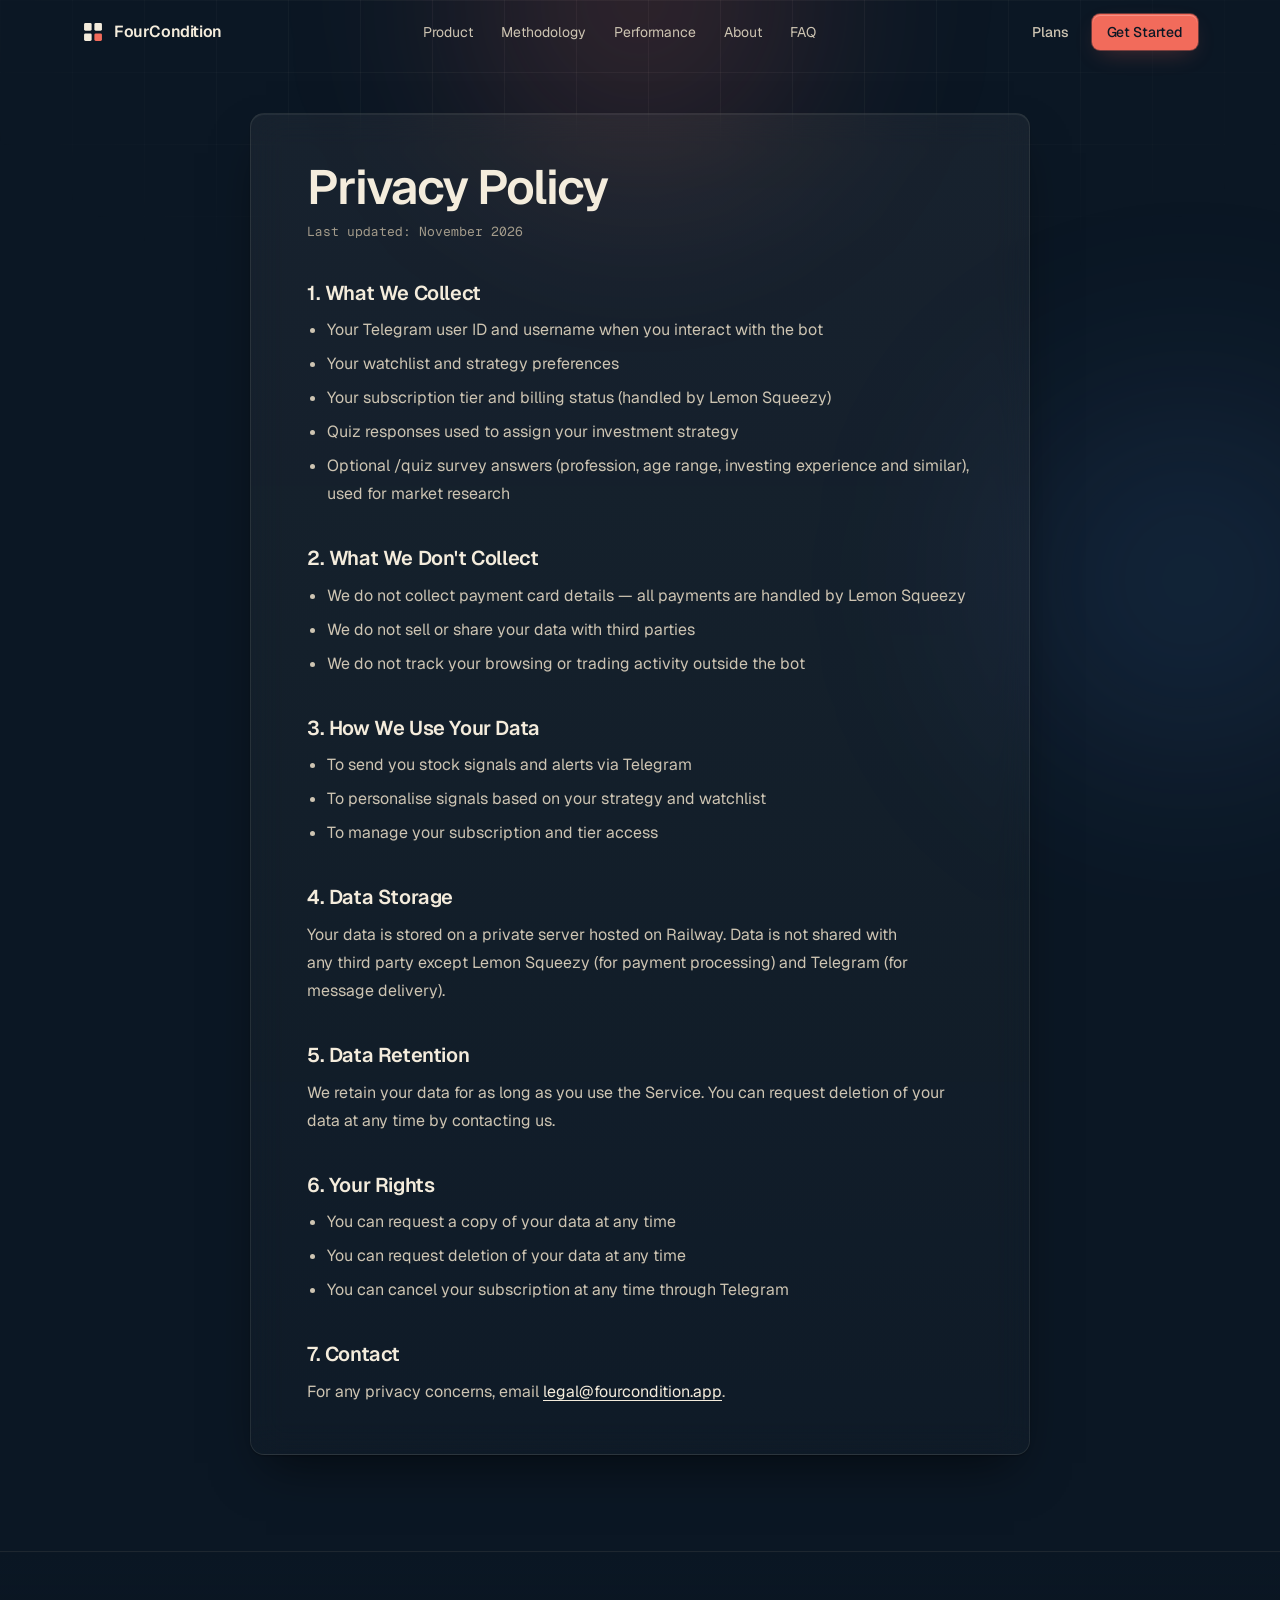
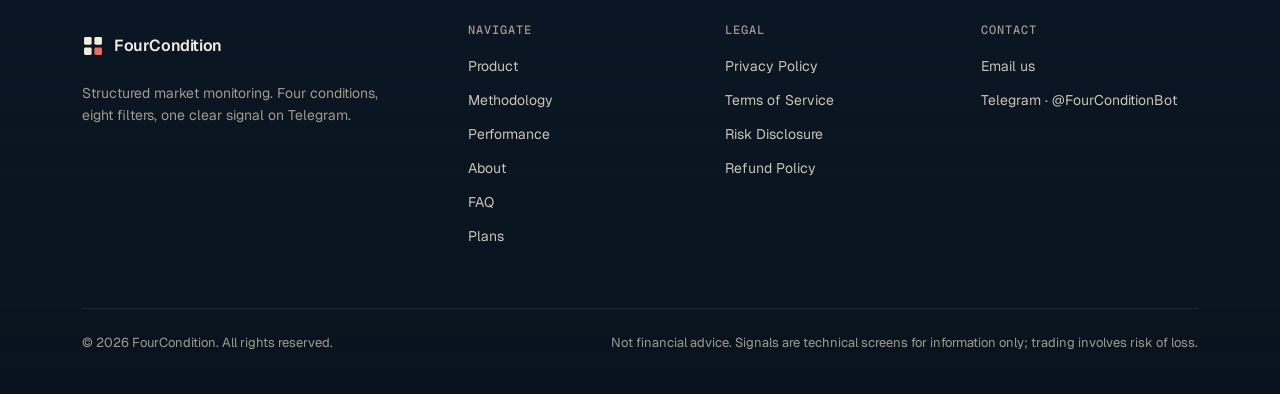
<file: privacy/index.html>
<!doctype html>
<html lang="en">
<head>
<meta charset="utf-8">
<meta name="viewport" content="width=device-width, initial-scale=1">
<title>Privacy Policy — FourCondition</title>
<meta name="description" content="What FourConditionBot collects, why, where it is stored and how to have it deleted.">
<link rel="canonical" href="https://fourcondition.app/privacy/">
<meta name="theme-color" content="#0b1724">
<meta property="og:title" content="Privacy Policy — FourCondition">
<meta property="og:description" content="What FourConditionBot collects, why, where it is stored and how to have it deleted.">
<meta property="og:image" content="https://fourcondition.app/og.png">
<link rel="icon" href="/favicon.svg" type="image/svg+xml">
<link rel="icon" href="/favicon.png" type="image/png" sizes="32x32">
<link rel="apple-touch-icon" href="/apple-touch-icon.png">
<link rel="preconnect" href="https://fonts.googleapis.com">
<link rel="preconnect" href="https://fonts.gstatic.com" crossorigin>
<link rel="stylesheet" href="https://fonts.googleapis.com/css2?family=Geist:wght@400;500;600;700&family=Geist+Mono:wght@400;500&display=swap">
<link rel="stylesheet" href="/style.css">
</head>
<body>
<div class="bg" aria-hidden="true"><div class="orb orb-1"></div><div class="orb orb-2"></div></div>
<a class="skip" href="#main">Skip to content</a>
<header class="nav">
  <div class="wrap">
    <a href="/" class="logo" aria-label="FourCondition home">
      <svg class="logo-mark" viewBox="0 0 32 32" aria-hidden="true"><rect x="3" y="3" width="11" height="11" rx="2" fill="#f4ecdc"/><rect x="18" y="3" width="11" height="11" rx="2" fill="#f4ecdc"/><rect x="3" y="18" width="11" height="11" rx="2" fill="#f4ecdc"/><rect x="18" y="18" width="11" height="11" rx="2" fill="#f26b5b"/></svg>
      FourCondition
    </a>
    <nav class="nav-links" aria-label="Main">
      <a href="/#product">Product</a>
      <a href="/#methodology">Methodology</a>
      <a href="/#performance">Performance</a>
      <a href="/#about">About</a>
      <a href="/#faq">FAQ</a>
    </nav>
    <div class="nav-actions">
      <a href="/upgrade/" class="btn btn-sm btn-ghost hide-sm">Plans</a>
      <a href="https://t.me/FourConditionBot" class="btn btn-sm btn-coral hide-sm" target="_blank" rel="noopener">Get Started</a>
      <button class="nav-toggle" type="button" aria-expanded="false" aria-controls="menu" aria-label="Open menu">
        <svg class="i i-menu" viewBox="0 0 24 24" aria-hidden="true"><path d="M4 6h16M4 12h16M4 18h16"/></svg>
        <svg class="i i-x" viewBox="0 0 24 24" aria-hidden="true"><path d="M18 6 6 18M6 6l12 12"/></svg>
      </button>
    </div>
  </div>
</header>
<div class="menu" id="menu">
  <a href="/#product">Product</a>
  <a href="/#methodology">Methodology</a>
  <a href="/#performance">Performance</a>
  <a href="/#about">About</a>
  <a href="/#faq">FAQ</a>
  <a href="/upgrade/">Plans</a>
  <a href="https://t.me/FourConditionBot" class="btn btn-coral" target="_blank" rel="noopener">Get Started on Telegram</a>
</div>
<main id="main" class="doc intro">
  <h1 class="grad">Privacy Policy</h1>
  <div class="meta">Last updated: November 2026</div>

  <h2>1. What We Collect</h2>
  <ul>
    <li>Your Telegram user ID and username when you interact with the bot</li>
    <li>Your watchlist and strategy preferences</li>
    <li>Your subscription tier and billing status (handled by Lemon Squeezy)</li>
    <li>Quiz responses used to assign your investment strategy</li>
    <li>Optional /quiz survey answers (profession, age range, investing experience and similar), used for market research</li>
  </ul>

  <h2>2. What We Don't Collect</h2>
  <ul>
    <li>We do not collect payment card details — all payments are handled by Lemon Squeezy</li>
    <li>We do not sell or share your data with third parties</li>
    <li>We do not track your browsing or trading activity outside the bot</li>
  </ul>

  <h2>3. How We Use Your Data</h2>
  <ul>
    <li>To send you stock signals and alerts via Telegram</li>
    <li>To personalise signals based on your strategy and watchlist</li>
    <li>To manage your subscription and tier access</li>
  </ul>

  <h2>4. Data Storage</h2>
  <p>Your data is stored on a private server hosted on Railway. Data is not shared with any third party except Lemon Squeezy (for payment processing) and Telegram (for message delivery).</p>

  <h2>5. Data Retention</h2>
  <p>We retain your data for as long as you use the Service. You can request deletion of your data at any time by contacting us.</p>

  <h2>6. Your Rights</h2>
  <ul>
    <li>You can request a copy of your data at any time</li>
    <li>You can request deletion of your data at any time</li>
    <li>You can cancel your subscription at any time through Telegram</li>
  </ul>

  <h2>7. Contact</h2>
  <p>For any privacy concerns, email <a href="mailto:legal@fourcondition.app">legal@fourcondition.app</a>.</p>
</main>
<footer class="footer">
  <div class="wrap">
    <div class="foot-grid">
      <div class="foot-brand">
        <a href="/" class="logo" aria-label="FourCondition home">
          <svg class="logo-mark" viewBox="0 0 32 32" aria-hidden="true"><rect x="3" y="3" width="11" height="11" rx="2" fill="#f4ecdc"/><rect x="18" y="3" width="11" height="11" rx="2" fill="#f4ecdc"/><rect x="3" y="18" width="11" height="11" rx="2" fill="#f4ecdc"/><rect x="18" y="18" width="11" height="11" rx="2" fill="#f26b5b"/></svg>
          FourCondition
        </a>
        <p>Structured market monitoring. Four conditions, eight filters, one clear signal on Telegram.</p>
      </div>
      <nav class="foot-col" aria-label="Site">
        <h3>Navigate</h3>
        <ul><li><a href="/#product">Product</a></li><li><a href="/#methodology">Methodology</a></li><li><a href="/#performance">Performance</a></li><li><a href="/#about">About</a></li><li><a href="/#faq">FAQ</a></li><li><a href="/upgrade/">Plans</a></li></ul>
      </nav>
      <nav class="foot-col" aria-label="Legal">
        <h3>Legal</h3>
        <ul><li><a href="/privacy/">Privacy Policy</a></li><li><a href="/terms/">Terms of Service</a></li><li><a href="/risk/">Risk Disclosure</a></li><li><a href="/refunds/">Refund Policy</a></li></ul>
      </nav>
      <div class="foot-col">
        <h3>Contact</h3>
        <ul><li><a href="mailto:support@fourcondition.app">Email us</a></li><li><a href="https://t.me/FourConditionBot" target="_blank" rel="noopener">Telegram · @FourConditionBot</a></li></ul>
      </div>
    </div>
    <div class="foot-base">
      <span>© 2026 FourCondition. All rights reserved.</span>
      <p>Not financial advice. Signals are technical screens for information only; trading involves risk of loss.</p>
    </div>
  </div>
</footer>
<script src="/site.js" defer></script>
</body>
</html>
</file>
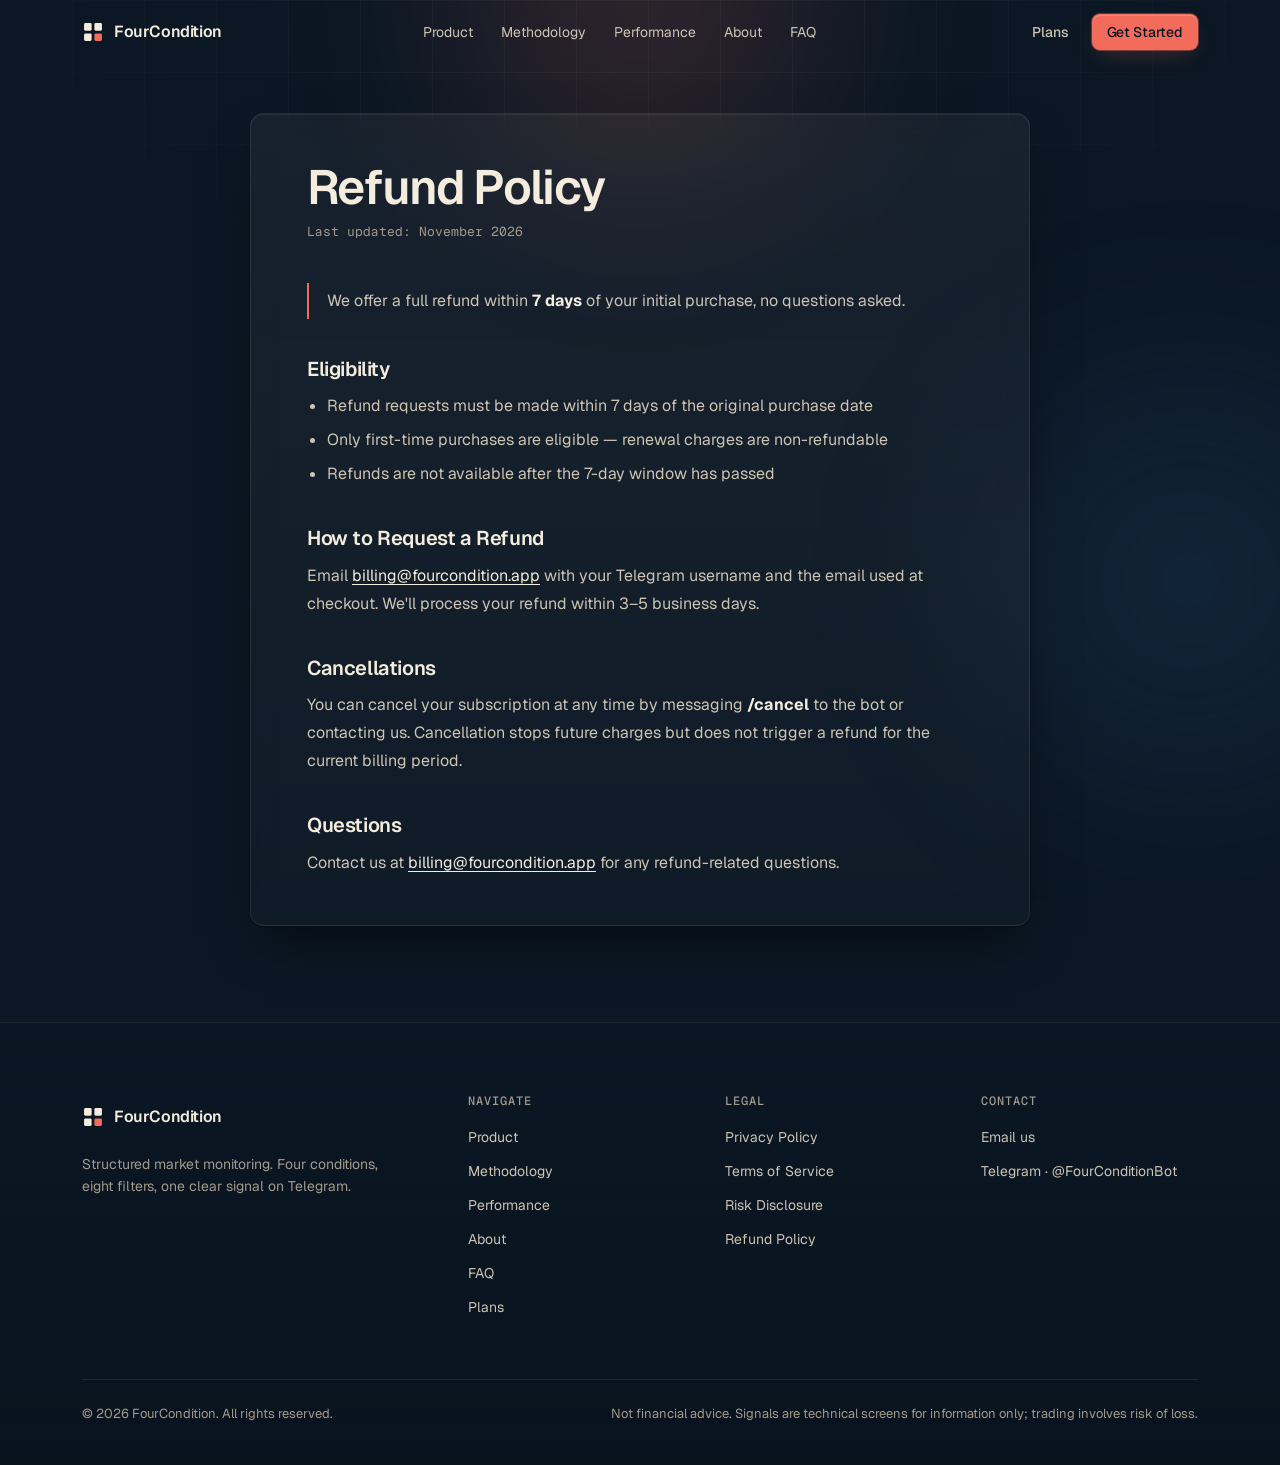
<file: refunds/index.html>
<!doctype html>
<html lang="en">
<head>
<meta charset="utf-8">
<meta name="viewport" content="width=device-width, initial-scale=1">
<title>Refund Policy — FourCondition</title>
<meta name="description" content="FourConditionBot refund policy: full refund within 7 days of your first purchase.">
<link rel="canonical" href="https://fourcondition.app/refunds/">
<meta name="theme-color" content="#0b1724">
<meta property="og:title" content="Refund Policy — FourCondition">
<meta property="og:description" content="FourConditionBot refund policy: full refund within 7 days of your first purchase.">
<meta property="og:image" content="https://fourcondition.app/og.png">
<link rel="icon" href="/favicon.svg" type="image/svg+xml">
<link rel="icon" href="/favicon.png" type="image/png" sizes="32x32">
<link rel="apple-touch-icon" href="/apple-touch-icon.png">
<link rel="preconnect" href="https://fonts.googleapis.com">
<link rel="preconnect" href="https://fonts.gstatic.com" crossorigin>
<link rel="stylesheet" href="https://fonts.googleapis.com/css2?family=Geist:wght@400;500;600;700&family=Geist+Mono:wght@400;500&display=swap">
<link rel="stylesheet" href="/style.css">
</head>
<body>
<div class="bg" aria-hidden="true"><div class="orb orb-1"></div><div class="orb orb-2"></div></div>
<a class="skip" href="#main">Skip to content</a>
<header class="nav">
  <div class="wrap">
    <a href="/" class="logo" aria-label="FourCondition home">
      <svg class="logo-mark" viewBox="0 0 32 32" aria-hidden="true"><rect x="3" y="3" width="11" height="11" rx="2" fill="#f4ecdc"/><rect x="18" y="3" width="11" height="11" rx="2" fill="#f4ecdc"/><rect x="3" y="18" width="11" height="11" rx="2" fill="#f4ecdc"/><rect x="18" y="18" width="11" height="11" rx="2" fill="#f26b5b"/></svg>
      FourCondition
    </a>
    <nav class="nav-links" aria-label="Main">
      <a href="/#product">Product</a>
      <a href="/#methodology">Methodology</a>
      <a href="/#performance">Performance</a>
      <a href="/#about">About</a>
      <a href="/#faq">FAQ</a>
    </nav>
    <div class="nav-actions">
      <a href="/upgrade/" class="btn btn-sm btn-ghost hide-sm">Plans</a>
      <a href="https://t.me/FourConditionBot" class="btn btn-sm btn-coral hide-sm" target="_blank" rel="noopener">Get Started</a>
      <button class="nav-toggle" type="button" aria-expanded="false" aria-controls="menu" aria-label="Open menu">
        <svg class="i i-menu" viewBox="0 0 24 24" aria-hidden="true"><path d="M4 6h16M4 12h16M4 18h16"/></svg>
        <svg class="i i-x" viewBox="0 0 24 24" aria-hidden="true"><path d="M18 6 6 18M6 6l12 12"/></svg>
      </button>
    </div>
  </div>
</header>
<div class="menu" id="menu">
  <a href="/#product">Product</a>
  <a href="/#methodology">Methodology</a>
  <a href="/#performance">Performance</a>
  <a href="/#about">About</a>
  <a href="/#faq">FAQ</a>
  <a href="/upgrade/">Plans</a>
  <a href="https://t.me/FourConditionBot" class="btn btn-coral" target="_blank" rel="noopener">Get Started on Telegram</a>
</div>
<main id="main" class="doc intro">
  <h1 class="grad">Refund Policy</h1>
  <div class="meta">Last updated: November 2026</div>

  <div class="highlight">
    <p>We offer a full refund within <strong>7 days</strong> of your initial purchase, no questions asked.</p>
  </div>

  <h2>Eligibility</h2>
  <ul>
    <li>Refund requests must be made within 7 days of the original purchase date</li>
    <li>Only first-time purchases are eligible — renewal charges are non-refundable</li>
    <li>Refunds are not available after the 7-day window has passed</li>
  </ul>

  <h2>How to Request a Refund</h2>
  <p>Email <a href="mailto:billing@fourcondition.app">billing@fourcondition.app</a> with your Telegram username and the email used at checkout. We'll process your refund within 3–5 business days.</p>

  <h2>Cancellations</h2>
  <p>You can cancel your subscription at any time by messaging <strong>/cancel</strong> to the bot or contacting us. Cancellation stops future charges but does not trigger a refund for the current billing period.</p>

  <h2>Questions</h2>
  <p>Contact us at <a href="mailto:billing@fourcondition.app">billing@fourcondition.app</a> for any refund-related questions.</p>
</main>
<footer class="footer">
  <div class="wrap">
    <div class="foot-grid">
      <div class="foot-brand">
        <a href="/" class="logo" aria-label="FourCondition home">
          <svg class="logo-mark" viewBox="0 0 32 32" aria-hidden="true"><rect x="3" y="3" width="11" height="11" rx="2" fill="#f4ecdc"/><rect x="18" y="3" width="11" height="11" rx="2" fill="#f4ecdc"/><rect x="3" y="18" width="11" height="11" rx="2" fill="#f4ecdc"/><rect x="18" y="18" width="11" height="11" rx="2" fill="#f26b5b"/></svg>
          FourCondition
        </a>
        <p>Structured market monitoring. Four conditions, eight filters, one clear signal on Telegram.</p>
      </div>
      <nav class="foot-col" aria-label="Site">
        <h3>Navigate</h3>
        <ul><li><a href="/#product">Product</a></li><li><a href="/#methodology">Methodology</a></li><li><a href="/#performance">Performance</a></li><li><a href="/#about">About</a></li><li><a href="/#faq">FAQ</a></li><li><a href="/upgrade/">Plans</a></li></ul>
      </nav>
      <nav class="foot-col" aria-label="Legal">
        <h3>Legal</h3>
        <ul><li><a href="/privacy/">Privacy Policy</a></li><li><a href="/terms/">Terms of Service</a></li><li><a href="/risk/">Risk Disclosure</a></li><li><a href="/refunds/">Refund Policy</a></li></ul>
      </nav>
      <div class="foot-col">
        <h3>Contact</h3>
        <ul><li><a href="mailto:support@fourcondition.app">Email us</a></li><li><a href="https://t.me/FourConditionBot" target="_blank" rel="noopener">Telegram · @FourConditionBot</a></li></ul>
      </div>
    </div>
    <div class="foot-base">
      <span>© 2026 FourCondition. All rights reserved.</span>
      <p>Not financial advice. Signals are technical screens for information only; trading involves risk of loss.</p>
    </div>
  </div>
</footer>
<script src="/site.js" defer></script>
</body>
</html>
</file>
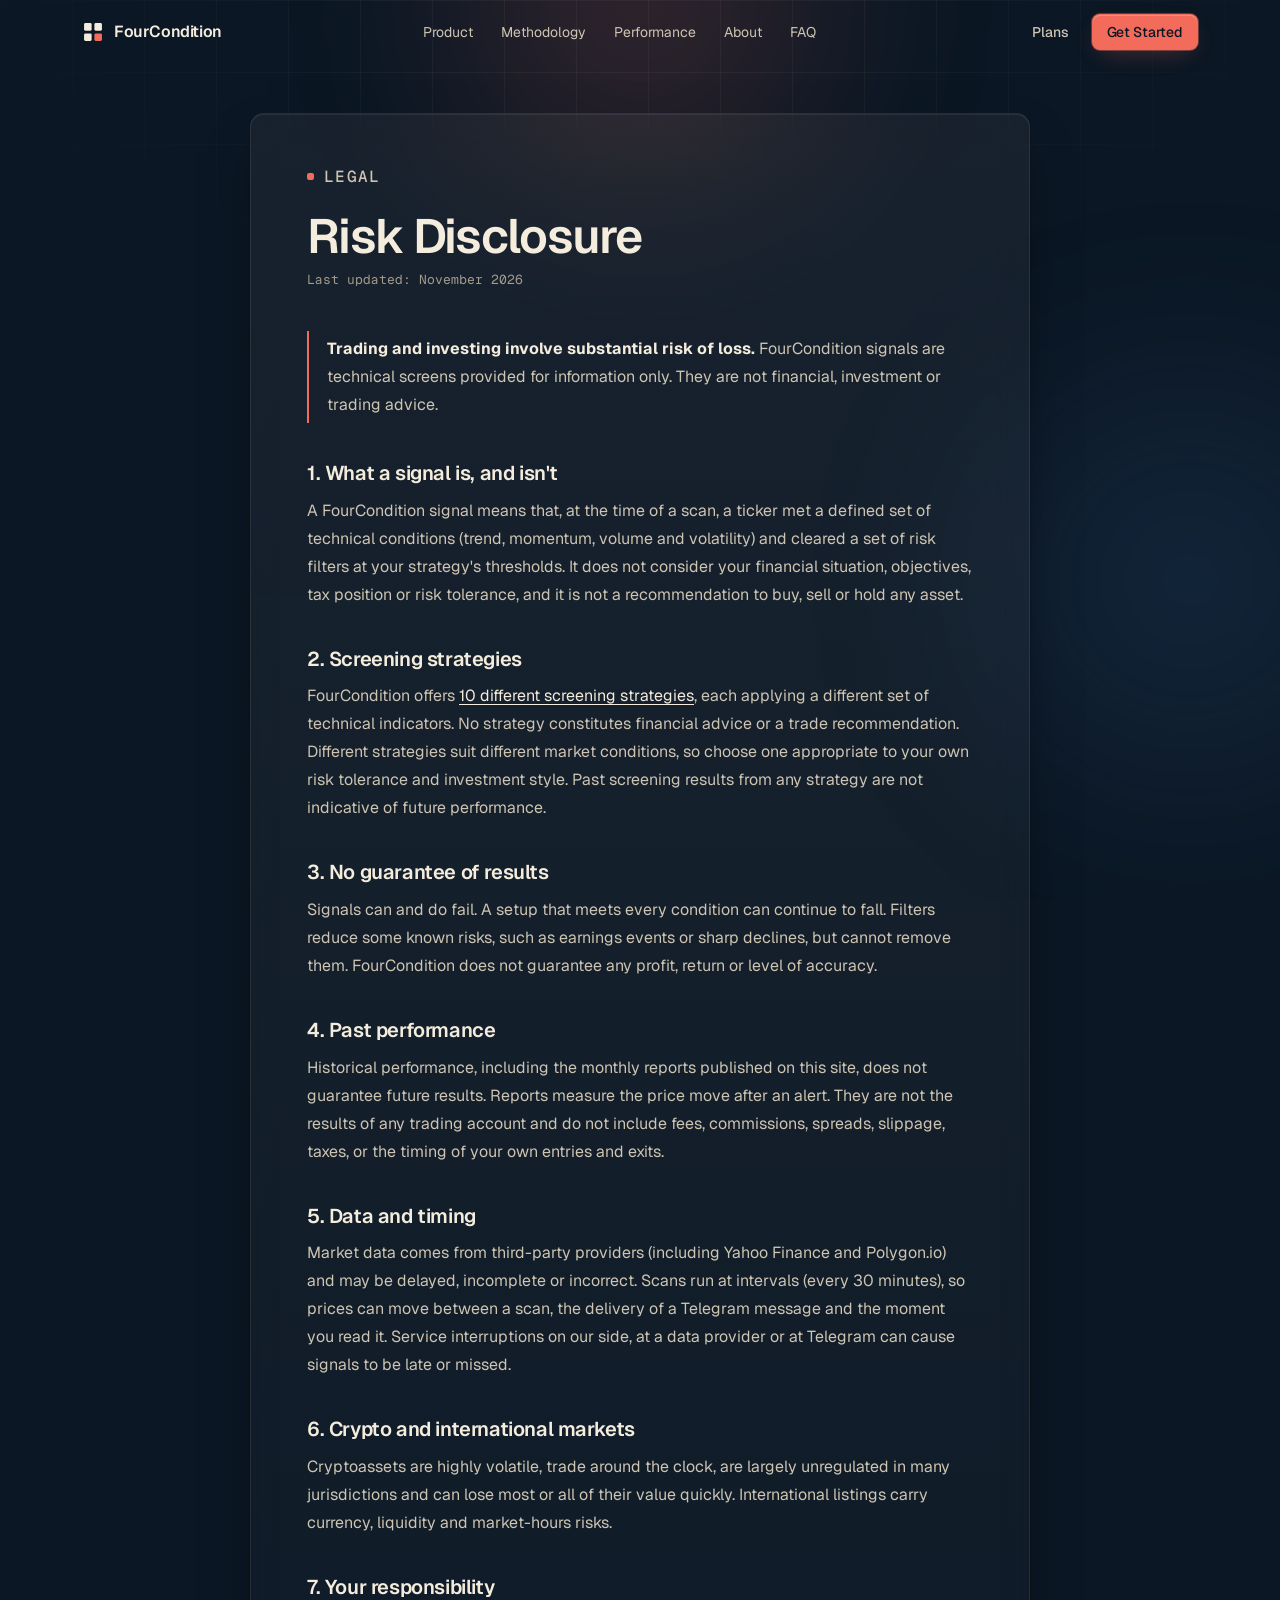
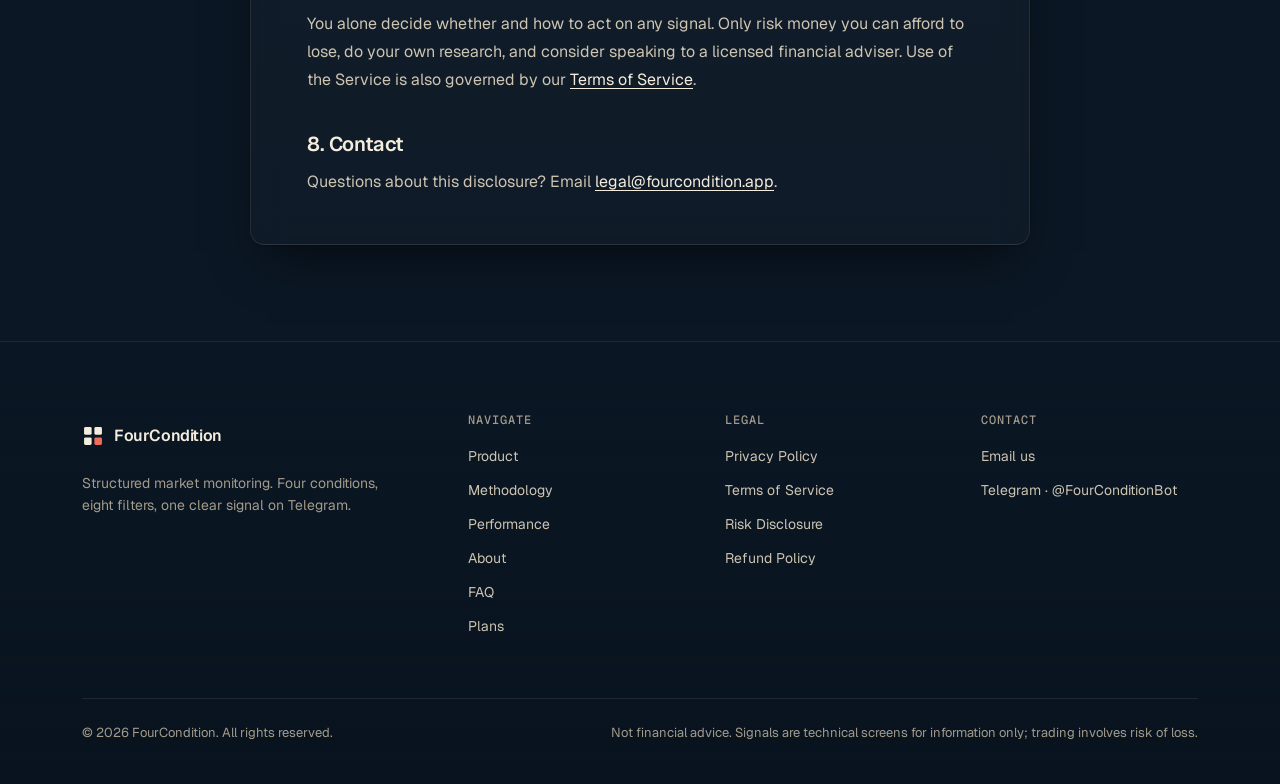
<file: risk/index.html>
<!doctype html>
<html lang="en">
<head>
<meta charset="utf-8">
<meta name="viewport" content="width=device-width, initial-scale=1">
<title>Risk Disclosure — FourCondition</title>
<meta name="description" content="Risks of using FourCondition market signals: not financial advice, no guaranteed results, past performance, data delays and crypto volatility.">
<link rel="canonical" href="https://fourcondition.app/risk/">
<meta name="theme-color" content="#0b1724">
<meta property="og:title" content="Risk Disclosure — FourCondition">
<meta property="og:description" content="Signals are technical screens, not advice. Past performance does not guarantee future results.">
<meta property="og:image" content="https://fourcondition.app/og.png">
<link rel="icon" href="/favicon.svg" type="image/svg+xml">
<link rel="icon" href="/favicon.png" type="image/png" sizes="32x32">
<link rel="apple-touch-icon" href="/apple-touch-icon.png">
<link rel="preconnect" href="https://fonts.googleapis.com">
<link rel="preconnect" href="https://fonts.gstatic.com" crossorigin>
<link rel="stylesheet" href="https://fonts.googleapis.com/css2?family=Geist:wght@400;500;600;700&family=Geist+Mono:wght@400;500&display=swap">
<link rel="stylesheet" href="/style.css">
</head>
<body>
<div class="bg" aria-hidden="true"><div class="orb orb-1"></div><div class="orb orb-2"></div></div>
<a class="skip" href="#main">Skip to content</a>
<header class="nav">
  <div class="wrap">
    <a href="/" class="logo" aria-label="FourCondition home">
      <svg class="logo-mark" viewBox="0 0 32 32" aria-hidden="true"><rect x="3" y="3" width="11" height="11" rx="2" fill="#f4ecdc"/><rect x="18" y="3" width="11" height="11" rx="2" fill="#f4ecdc"/><rect x="3" y="18" width="11" height="11" rx="2" fill="#f4ecdc"/><rect x="18" y="18" width="11" height="11" rx="2" fill="#f26b5b"/></svg>
      FourCondition
    </a>
    <nav class="nav-links" aria-label="Main">
      <a href="/#product">Product</a>
      <a href="/#methodology">Methodology</a>
      <a href="/#performance">Performance</a>
      <a href="/#about">About</a>
      <a href="/#faq">FAQ</a>
    </nav>
    <div class="nav-actions">
      <a href="/upgrade/" class="btn btn-sm btn-ghost hide-sm">Plans</a>
      <a href="https://t.me/FourConditionBot" class="btn btn-sm btn-coral hide-sm" target="_blank" rel="noopener">Get Started</a>
      <button class="nav-toggle" type="button" aria-expanded="false" aria-controls="menu" aria-label="Open menu">
        <svg class="i i-menu" viewBox="0 0 24 24" aria-hidden="true"><path d="M4 6h16M4 12h16M4 18h16"/></svg>
        <svg class="i i-x" viewBox="0 0 24 24" aria-hidden="true"><path d="M18 6 6 18M6 6l12 12"/></svg>
      </button>
    </div>
  </div>
</header>
<div class="menu" id="menu">
  <a href="/#product">Product</a>
  <a href="/#methodology">Methodology</a>
  <a href="/#performance">Performance</a>
  <a href="/#about">About</a>
  <a href="/#faq">FAQ</a>
  <a href="/upgrade/">Plans</a>
  <a href="https://t.me/FourConditionBot" class="btn btn-coral" target="_blank" rel="noopener">Get Started on Telegram</a>
</div>
<main id="main" class="doc intro">
  <p class="eyebrow">Legal</p>
  <h1>Risk Disclosure</h1>
  <div class="meta">Last updated: November 2026</div>

  <div class="highlight"><p><strong>Trading and investing involve substantial risk of loss.</strong> FourCondition signals are technical screens provided for information only. They are not financial, investment or trading advice.</p></div>

  <h2>1. What a signal is, and isn't</h2>
  <p>A FourCondition signal means that, at the time of a scan, a ticker met a defined set of technical conditions (trend, momentum, volume and volatility) and cleared a set of risk filters at your strategy's thresholds. It does not consider your financial situation, objectives, tax position or risk tolerance, and it is not a recommendation to buy, sell or hold any asset.</p>

  <h2>2. Screening strategies</h2>
  <p>FourCondition offers <a href="/#strategies">10 different screening strategies</a>, each applying a different set of technical indicators. No strategy constitutes financial advice or a trade recommendation. Different strategies suit different market conditions, so choose one appropriate to your own risk tolerance and investment style. Past screening results from any strategy are not indicative of future performance.</p>

  <h2>3. No guarantee of results</h2>
  <p>Signals can and do fail. A setup that meets every condition can continue to fall. Filters reduce some known risks, such as earnings events or sharp declines, but cannot remove them. FourCondition does not guarantee any profit, return or level of accuracy.</p>

  <h2>4. Past performance</h2>
  <p>Historical performance, including the monthly reports published on this site, does not guarantee future results. Reports measure the price move after an alert. They are not the results of any trading account and do not include fees, commissions, spreads, slippage, taxes, or the timing of your own entries and exits.</p>

  <h2>5. Data and timing</h2>
  <p>Market data comes from third-party providers (including Yahoo Finance and Polygon.io) and may be delayed, incomplete or incorrect. Scans run at intervals (every 30 minutes), so prices can move between a scan, the delivery of a Telegram message and the moment you read it. Service interruptions on our side, at a data provider or at Telegram can cause signals to be late or missed.</p>

  <h2>6. Crypto and international markets</h2>
  <p>Cryptoassets are highly volatile, trade around the clock, are largely unregulated in many jurisdictions and can lose most or all of their value quickly. International listings carry currency, liquidity and market-hours risks.</p>

  <h2>7. Your responsibility</h2>
  <p>You alone decide whether and how to act on any signal. Only risk money you can afford to lose, do your own research, and consider speaking to a licensed financial adviser. Use of the Service is also governed by our <a href="/terms/">Terms of Service</a>.</p>

  <h2>8. Contact</h2>
  <p>Questions about this disclosure? Email <a href="mailto:legal@fourcondition.app">legal@fourcondition.app</a>.</p>
</main>
<footer class="footer">
  <div class="wrap">
    <div class="foot-grid">
      <div class="foot-brand">
        <a href="/" class="logo" aria-label="FourCondition home">
          <svg class="logo-mark" viewBox="0 0 32 32" aria-hidden="true"><rect x="3" y="3" width="11" height="11" rx="2" fill="#f4ecdc"/><rect x="18" y="3" width="11" height="11" rx="2" fill="#f4ecdc"/><rect x="3" y="18" width="11" height="11" rx="2" fill="#f4ecdc"/><rect x="18" y="18" width="11" height="11" rx="2" fill="#f26b5b"/></svg>
          FourCondition
        </a>
        <p>Structured market monitoring. Four conditions, eight filters, one clear signal on Telegram.</p>
      </div>
      <nav class="foot-col" aria-label="Site">
        <h3>Navigate</h3>
        <ul><li><a href="/#product">Product</a></li><li><a href="/#methodology">Methodology</a></li><li><a href="/#performance">Performance</a></li><li><a href="/#about">About</a></li><li><a href="/#faq">FAQ</a></li><li><a href="/upgrade/">Plans</a></li></ul>
      </nav>
      <nav class="foot-col" aria-label="Legal">
        <h3>Legal</h3>
        <ul><li><a href="/privacy/">Privacy Policy</a></li><li><a href="/terms/">Terms of Service</a></li><li><a href="/risk/">Risk Disclosure</a></li><li><a href="/refunds/">Refund Policy</a></li></ul>
      </nav>
      <div class="foot-col">
        <h3>Contact</h3>
        <ul><li><a href="mailto:support@fourcondition.app">Email us</a></li><li><a href="https://t.me/FourConditionBot" target="_blank" rel="noopener">Telegram · @FourConditionBot</a></li></ul>
      </div>
    </div>
    <div class="foot-base">
      <span>© 2026 FourCondition. All rights reserved.</span>
      <p>Not financial advice. Signals are technical screens for information only; trading involves risk of loss.</p>
    </div>
  </div>
</footer>
<script src="/site.js" defer></script>
</body>
</html>
</file>
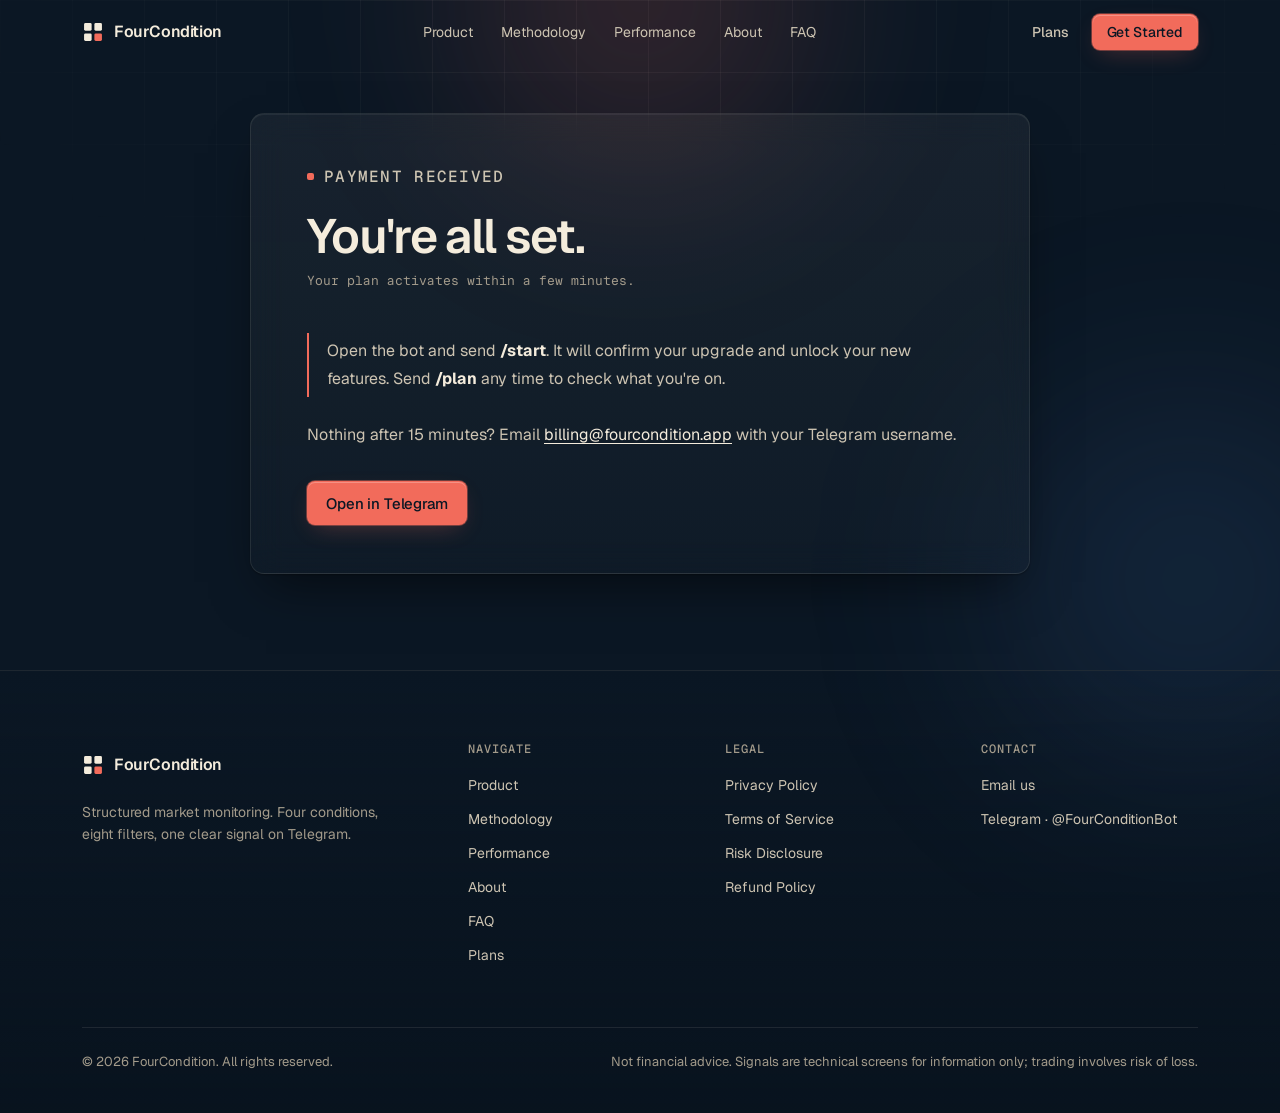
<file: success/index.html>
<!doctype html>
<html lang="en">
<head>
<meta charset="utf-8">
<meta name="viewport" content="width=device-width, initial-scale=1, viewport-fit=cover">
<title>Payment received — FourCondition</title>
<meta name="robots" content="noindex">
<meta name="description" content="Your FourConditionBot upgrade is being activated.">
<meta name="theme-color" content="#0b1724">
<link rel="icon" href="/favicon.svg" type="image/svg+xml">
<link rel="icon" href="/favicon.png" type="image/png" sizes="32x32">
<link rel="apple-touch-icon" href="/apple-touch-icon.png">
<link rel="preconnect" href="https://fonts.googleapis.com">
<link rel="preconnect" href="https://fonts.gstatic.com" crossorigin>
<link rel="stylesheet" href="https://fonts.googleapis.com/css2?family=Geist:wght@400;500;600;700&family=Geist+Mono:wght@400;500&display=swap">
<link rel="stylesheet" href="/style.css">
</head>
<body>
<div class="bg" aria-hidden="true"><div class="orb orb-1"></div><div class="orb orb-2"></div></div>
<a class="skip" href="#main">Skip to content</a>
<header class="nav">
  <div class="wrap">
    <a href="/" class="logo" aria-label="FourCondition home">
      <svg class="logo-mark" viewBox="0 0 32 32" aria-hidden="true"><rect x="3" y="3" width="11" height="11" rx="2" fill="#f4ecdc"/><rect x="18" y="3" width="11" height="11" rx="2" fill="#f4ecdc"/><rect x="3" y="18" width="11" height="11" rx="2" fill="#f4ecdc"/><rect x="18" y="18" width="11" height="11" rx="2" fill="#f26b5b"/></svg>
      FourCondition
    </a>
    <nav class="nav-links" aria-label="Main">
      <a href="/#product">Product</a>
      <a href="/#methodology">Methodology</a>
      <a href="/#performance">Performance</a>
      <a href="/#about">About</a>
      <a href="/#faq">FAQ</a>
    </nav>
    <div class="nav-actions">
      <a href="/upgrade/" class="btn btn-sm btn-ghost hide-sm">Plans</a>
      <a href="https://t.me/FourConditionBot" class="btn btn-sm btn-coral hide-sm" target="_blank" rel="noopener">Get Started</a>
      <button class="nav-toggle" type="button" aria-expanded="false" aria-controls="menu" aria-label="Open menu">
        <svg class="i i-menu" viewBox="0 0 24 24" aria-hidden="true"><path d="M4 6h16M4 12h16M4 18h16"/></svg>
        <svg class="i i-x" viewBox="0 0 24 24" aria-hidden="true"><path d="M18 6 6 18M6 6l12 12"/></svg>
      </button>
    </div>
  </div>
</header>
<div class="menu" id="menu">
  <a href="/#product">Product</a>
  <a href="/#methodology">Methodology</a>
  <a href="/#performance">Performance</a>
  <a href="/#about">About</a>
  <a href="/#faq">FAQ</a>
  <a href="/upgrade/">Plans</a>
  <a href="https://t.me/FourConditionBot" class="btn btn-coral" target="_blank" rel="noopener">Get Started on Telegram</a>
</div>
<main id="main" class="doc intro">
  <p class="eyebrow">Payment received</p>
  <h1 class="grad">You're all set.</h1>
  <p class="meta">Your plan activates within a few minutes.</p>
  <div class="highlight"><p>Open the bot and send <strong>/start</strong>. It will confirm your upgrade and unlock your new features. Send <strong>/plan</strong> any time to check what you're on.</p></div>
  <p style="margin-top:24px">Nothing after 15 minutes? Email <a href="mailto:billing@fourcondition.app">billing@fourcondition.app</a> with your Telegram username.</p>
  <div class="actions"><a class="btn btn-coral" href="https://t.me/FourConditionBot" target="_blank" rel="noopener">Open in Telegram</a></div>
</main>
<footer class="footer">
  <div class="wrap">
    <div class="foot-grid">
      <div class="foot-brand">
        <a href="/" class="logo" aria-label="FourCondition home">
          <svg class="logo-mark" viewBox="0 0 32 32" aria-hidden="true"><rect x="3" y="3" width="11" height="11" rx="2" fill="#f4ecdc"/><rect x="18" y="3" width="11" height="11" rx="2" fill="#f4ecdc"/><rect x="3" y="18" width="11" height="11" rx="2" fill="#f4ecdc"/><rect x="18" y="18" width="11" height="11" rx="2" fill="#f26b5b"/></svg>
          FourCondition
        </a>
        <p>Structured market monitoring. Four conditions, eight filters, one clear signal on Telegram.</p>
      </div>
      <nav class="foot-col" aria-label="Site">
        <h3>Navigate</h3>
        <ul><li><a href="/#product">Product</a></li><li><a href="/#methodology">Methodology</a></li><li><a href="/#performance">Performance</a></li><li><a href="/#about">About</a></li><li><a href="/#faq">FAQ</a></li><li><a href="/upgrade/">Plans</a></li></ul>
      </nav>
      <nav class="foot-col" aria-label="Legal">
        <h3>Legal</h3>
        <ul><li><a href="/privacy/">Privacy Policy</a></li><li><a href="/terms/">Terms of Service</a></li><li><a href="/risk/">Risk Disclosure</a></li><li><a href="/refunds/">Refund Policy</a></li></ul>
      </nav>
      <div class="foot-col">
        <h3>Contact</h3>
        <ul><li><a href="mailto:support@fourcondition.app">Email us</a></li><li><a href="https://t.me/FourConditionBot" target="_blank" rel="noopener">Telegram · @FourConditionBot</a></li></ul>
      </div>
    </div>
    <div class="foot-base">
      <span>© 2026 FourCondition. All rights reserved.</span>
      <p>Not financial advice. Signals are technical screens for information only; trading involves risk of loss.</p>
    </div>
  </div>
</footer>
<script src="/site.js" defer></script>
</body>
</html>

</html>
</file>
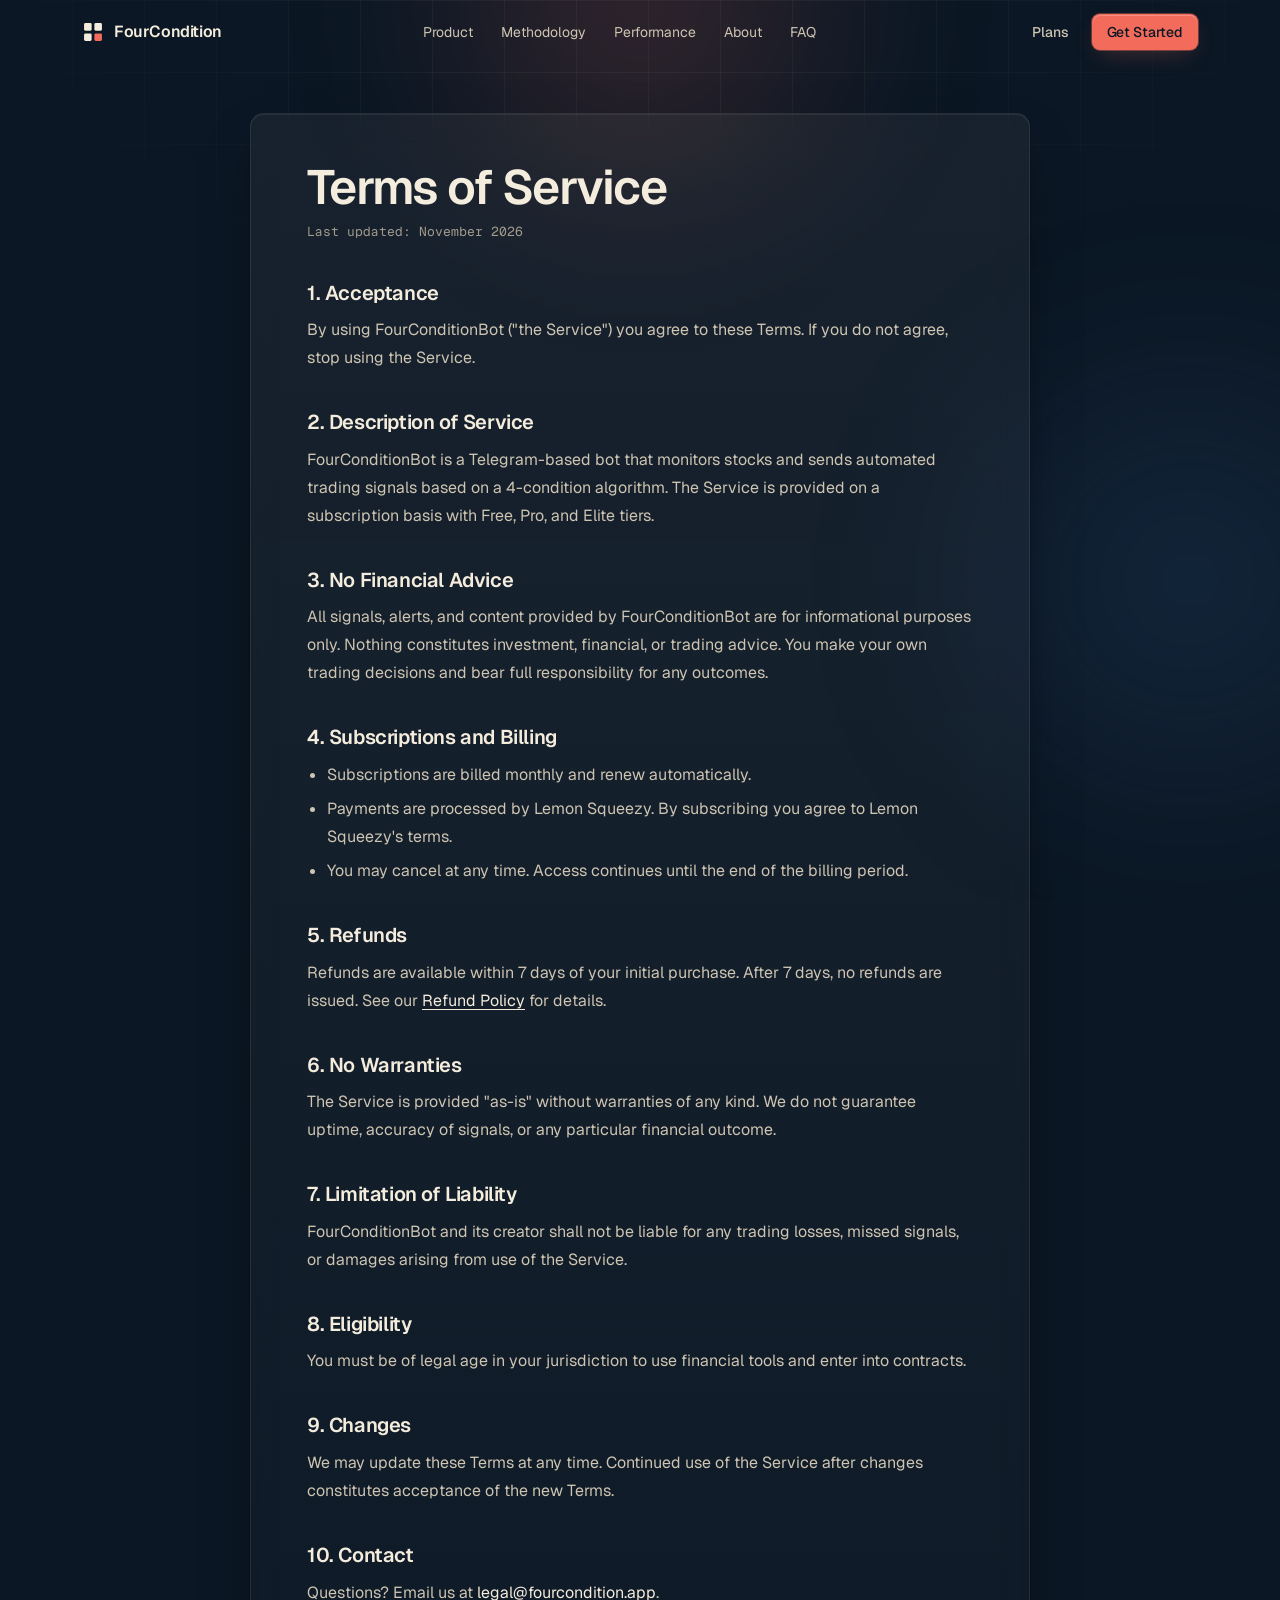
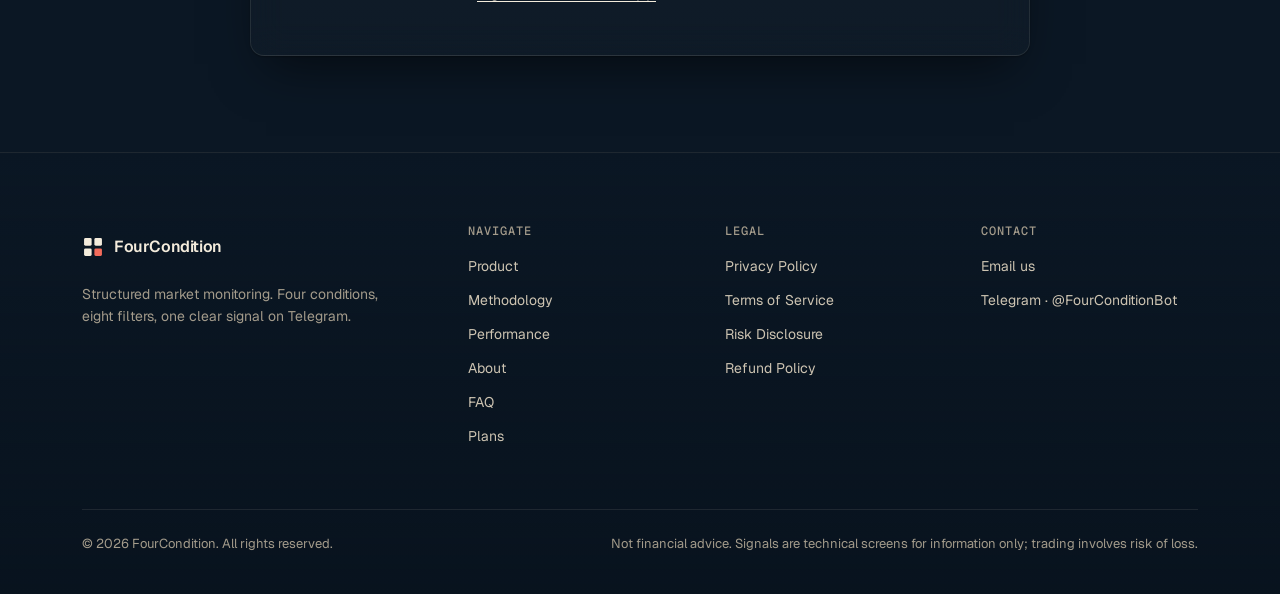
<file: terms/index.html>
<!doctype html>
<html lang="en">
<head>
<meta charset="utf-8">
<meta name="viewport" content="width=device-width, initial-scale=1">
<title>Terms of Service — FourCondition</title>
<meta name="description" content="Terms of Service for FourConditionBot, the Telegram stock and crypto screening bot.">
<link rel="canonical" href="https://fourcondition.app/terms/">
<meta name="theme-color" content="#0b1724">
<meta property="og:title" content="Terms of Service — FourCondition">
<meta property="og:description" content="Terms of Service for FourConditionBot, the Telegram stock and crypto screening bot.">
<meta property="og:image" content="https://fourcondition.app/og.png">
<link rel="icon" href="/favicon.svg" type="image/svg+xml">
<link rel="icon" href="/favicon.png" type="image/png" sizes="32x32">
<link rel="apple-touch-icon" href="/apple-touch-icon.png">
<link rel="preconnect" href="https://fonts.googleapis.com">
<link rel="preconnect" href="https://fonts.gstatic.com" crossorigin>
<link rel="stylesheet" href="https://fonts.googleapis.com/css2?family=Geist:wght@400;500;600;700&family=Geist+Mono:wght@400;500&display=swap">
<link rel="stylesheet" href="/style.css">
</head>
<body>
<div class="bg" aria-hidden="true"><div class="orb orb-1"></div><div class="orb orb-2"></div></div>
<a class="skip" href="#main">Skip to content</a>
<header class="nav">
  <div class="wrap">
    <a href="/" class="logo" aria-label="FourCondition home">
      <svg class="logo-mark" viewBox="0 0 32 32" aria-hidden="true"><rect x="3" y="3" width="11" height="11" rx="2" fill="#f4ecdc"/><rect x="18" y="3" width="11" height="11" rx="2" fill="#f4ecdc"/><rect x="3" y="18" width="11" height="11" rx="2" fill="#f4ecdc"/><rect x="18" y="18" width="11" height="11" rx="2" fill="#f26b5b"/></svg>
      FourCondition
    </a>
    <nav class="nav-links" aria-label="Main">
      <a href="/#product">Product</a>
      <a href="/#methodology">Methodology</a>
      <a href="/#performance">Performance</a>
      <a href="/#about">About</a>
      <a href="/#faq">FAQ</a>
    </nav>
    <div class="nav-actions">
      <a href="/upgrade/" class="btn btn-sm btn-ghost hide-sm">Plans</a>
      <a href="https://t.me/FourConditionBot" class="btn btn-sm btn-coral hide-sm" target="_blank" rel="noopener">Get Started</a>
      <button class="nav-toggle" type="button" aria-expanded="false" aria-controls="menu" aria-label="Open menu">
        <svg class="i i-menu" viewBox="0 0 24 24" aria-hidden="true"><path d="M4 6h16M4 12h16M4 18h16"/></svg>
        <svg class="i i-x" viewBox="0 0 24 24" aria-hidden="true"><path d="M18 6 6 18M6 6l12 12"/></svg>
      </button>
    </div>
  </div>
</header>
<div class="menu" id="menu">
  <a href="/#product">Product</a>
  <a href="/#methodology">Methodology</a>
  <a href="/#performance">Performance</a>
  <a href="/#about">About</a>
  <a href="/#faq">FAQ</a>
  <a href="/upgrade/">Plans</a>
  <a href="https://t.me/FourConditionBot" class="btn btn-coral" target="_blank" rel="noopener">Get Started on Telegram</a>
</div>
<main id="main" class="doc intro">
  <h1 class="grad">Terms of Service</h1>
  <div class="meta">Last updated: November 2026</div>

  <h2>1. Acceptance</h2>
  <p>By using FourConditionBot ("the Service") you agree to these Terms. If you do not agree, stop using the Service.</p>

  <h2>2. Description of Service</h2>
  <p>FourConditionBot is a Telegram-based bot that monitors stocks and sends automated trading signals based on a 4-condition algorithm. The Service is provided on a subscription basis with Free, Pro, and Elite tiers.</p>

  <h2>3. No Financial Advice</h2>
  <p>All signals, alerts, and content provided by FourConditionBot are for informational purposes only. Nothing constitutes investment, financial, or trading advice. You make your own trading decisions and bear full responsibility for any outcomes.</p>

  <h2>4. Subscriptions and Billing</h2>
  <ul>
    <li>Subscriptions are billed monthly and renew automatically.</li>
    <li>Payments are processed by Lemon Squeezy. By subscribing you agree to Lemon Squeezy's terms.</li>
    <li>You may cancel at any time. Access continues until the end of the billing period.</li>
  </ul>

  <h2>5. Refunds</h2>
  <p>Refunds are available within 7 days of your initial purchase. After 7 days, no refunds are issued. See our <a href="/refunds/">Refund Policy</a> for details.</p>

  <h2>6. No Warranties</h2>
  <p>The Service is provided "as-is" without warranties of any kind. We do not guarantee uptime, accuracy of signals, or any particular financial outcome.</p>

  <h2>7. Limitation of Liability</h2>
  <p>FourConditionBot and its creator shall not be liable for any trading losses, missed signals, or damages arising from use of the Service.</p>

  <h2>8. Eligibility</h2>
  <p>You must be of legal age in your jurisdiction to use financial tools and enter into contracts.</p>

  <h2>9. Changes</h2>
  <p>We may update these Terms at any time. Continued use of the Service after changes constitutes acceptance of the new Terms.</p>

  <h2>10. Contact</h2>
  <p>Questions? Email us at <a href="mailto:legal@fourcondition.app">legal@fourcondition.app</a>.</p>
</main>
<footer class="footer">
  <div class="wrap">
    <div class="foot-grid">
      <div class="foot-brand">
        <a href="/" class="logo" aria-label="FourCondition home">
          <svg class="logo-mark" viewBox="0 0 32 32" aria-hidden="true"><rect x="3" y="3" width="11" height="11" rx="2" fill="#f4ecdc"/><rect x="18" y="3" width="11" height="11" rx="2" fill="#f4ecdc"/><rect x="3" y="18" width="11" height="11" rx="2" fill="#f4ecdc"/><rect x="18" y="18" width="11" height="11" rx="2" fill="#f26b5b"/></svg>
          FourCondition
        </a>
        <p>Structured market monitoring. Four conditions, eight filters, one clear signal on Telegram.</p>
      </div>
      <nav class="foot-col" aria-label="Site">
        <h3>Navigate</h3>
        <ul><li><a href="/#product">Product</a></li><li><a href="/#methodology">Methodology</a></li><li><a href="/#performance">Performance</a></li><li><a href="/#about">About</a></li><li><a href="/#faq">FAQ</a></li><li><a href="/upgrade/">Plans</a></li></ul>
      </nav>
      <nav class="foot-col" aria-label="Legal">
        <h3>Legal</h3>
        <ul><li><a href="/privacy/">Privacy Policy</a></li><li><a href="/terms/">Terms of Service</a></li><li><a href="/risk/">Risk Disclosure</a></li><li><a href="/refunds/">Refund Policy</a></li></ul>
      </nav>
      <div class="foot-col">
        <h3>Contact</h3>
        <ul><li><a href="mailto:support@fourcondition.app">Email us</a></li><li><a href="https://t.me/FourConditionBot" target="_blank" rel="noopener">Telegram · @FourConditionBot</a></li></ul>
      </div>
    </div>
    <div class="foot-base">
      <span>© 2026 FourCondition. All rights reserved.</span>
      <p>Not financial advice. Signals are technical screens for information only; trading involves risk of loss.</p>
    </div>
  </div>
</footer>
<script src="/site.js" defer></script>
</body>
</html>
</file>
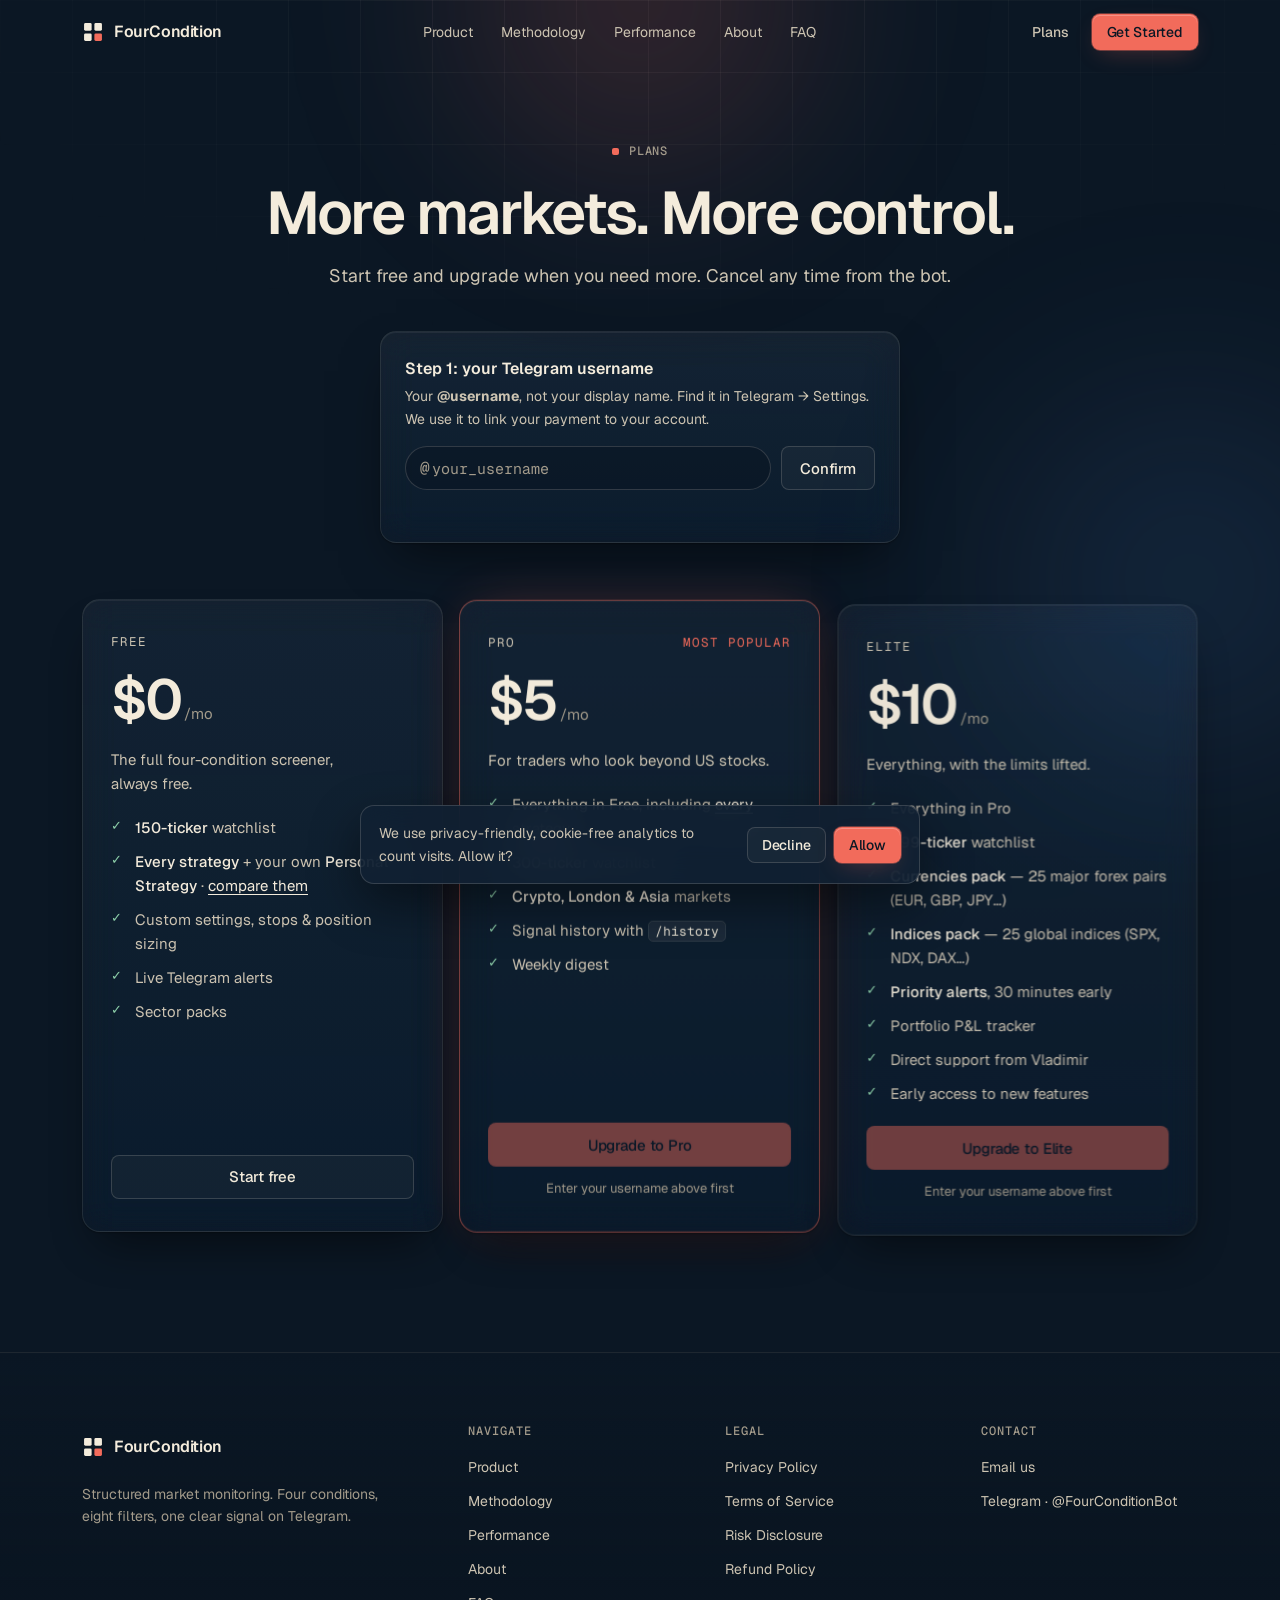
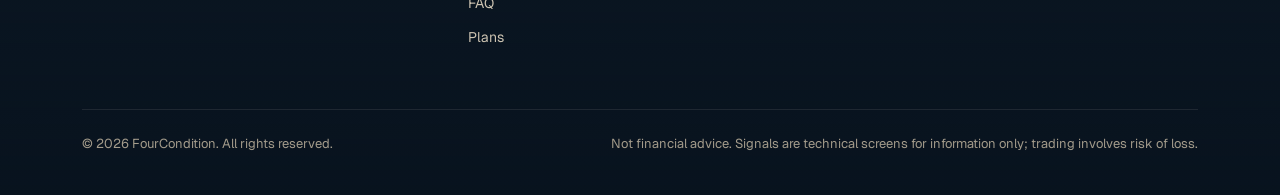
<file: upgrade/index.html>
<!doctype html>
<html lang="en">
<head>
<meta charset="utf-8">
<meta name="viewport" content="width=device-width, initial-scale=1, viewport-fit=cover">
<title>Plans &amp; pricing — FourCondition</title>
<meta name="description" content="Free, Pro ($5/mo) and Elite ($10/mo) plans for FourConditionBot. Add crypto, London and Asia markets, signal history and a bigger watchlist. Cancel any time.">
<link rel="canonical" href="https://fourcondition.app/upgrade/">
<meta name="theme-color" content="#0b1724">
<meta property="og:type" content="website">
<meta property="og:site_name" content="FourCondition">
<meta property="og:url" content="https://fourcondition.app/upgrade/">
<meta property="og:title" content="FourCondition plans — Free, Pro and Elite">
<meta property="og:description" content="More markets, signal history and a bigger watchlist. From $5/mo, cancel any time.">
<meta property="og:image" content="https://fourcondition.app/og.png">
<meta name="twitter:card" content="summary_large_image">
<link rel="icon" href="/favicon.svg" type="image/svg+xml">
<link rel="icon" href="/favicon.png" type="image/png" sizes="32x32">
<link rel="apple-touch-icon" href="/apple-touch-icon.png">
<link rel="preconnect" href="https://fonts.googleapis.com">
<link rel="preconnect" href="https://fonts.gstatic.com" crossorigin>
<link rel="stylesheet" href="https://fonts.googleapis.com/css2?family=Geist:wght@400;500;600;700&family=Geist+Mono:wght@400;500&display=swap">
<link rel="stylesheet" href="/style.css">
<style>
.head { text-align: center; padding: 72px 0 40px; }
.head h1 { font-size: clamp(38px, 6vw, 60px); }
.head .lede { margin: 16px auto 0; }

.step { max-width: 520px; margin: 0 auto 56px; padding: 24px; border-radius: 16px; }
.step.done { border-color: rgba(143, 209, 171, .5); box-shadow: var(--glass-shadow), 0 0 40px -10px rgba(143, 209, 171, .4); }
.step label { display: block; font-weight: 600; margin-bottom: 4px; }
.step .help { color: var(--cream-2); font-size: 14px; margin-bottom: 16px; }
.field-row { display: flex; gap: 10px; }
.field { flex: 1; display: flex; align-items: center; min-height: 44px; padding: 0 14px; background: rgba(11, 23, 36, .6); border: 1px solid var(--line-2); border-radius: 999px; transition: border-color .2s, box-shadow .2s; }
.field:focus-within { border-color: var(--coral); box-shadow: 0 0 0 4px rgba(242, 107, 91, .15); }
.field span { font-family: var(--mono); color: var(--cream-3); margin-right: 2px; }
.field input { flex: 1; min-width: 0; background: none; border: 0; outline: 0; color: var(--cream); font: 15px var(--mono); padding: 10px 0; }
.field input::placeholder { color: var(--cream-3); }
.field.invalid { border-color: var(--warn); }
.msg { font-size: 14px; min-height: 20px; margin-top: 8px; }
.msg.error { color: var(--warn); }
.msg.ok { color: var(--pass); }
@media (max-width: 480px) { .field-row { flex-direction: column; } }

.plans { display: grid; grid-template-columns: repeat(3, 1fr); gap: 16px; margin-bottom: 120px; align-items: stretch; }
.plan { padding: 32px 28px; border-radius: 18px; display: flex; flex-direction: column; gap: 20px; }
.plan.featured { border-color: rgba(242, 107, 91, .5); box-shadow: var(--glass-shadow), 0 0 60px -12px var(--coral-glow); }
.plan.featured::before { content: ""; position: absolute; inset: -1px -1px auto; height: 1px; background: linear-gradient(90deg, transparent, var(--coral), transparent); }
.plan-name { font-family: var(--mono); font-size: 12.5px; letter-spacing: .08em; text-transform: uppercase; color: var(--cream-2); display: flex; justify-content: space-between; }
.plan-name em { font-style: normal; color: var(--coral); }
.price { font-size: 56px; font-weight: 600; letter-spacing: -0.05em; line-height: 1; }
.price small { font-size: 15px; font-weight: 400; letter-spacing: 0; color: var(--cream-3); }
.plan p { color: var(--cream-2); font-size: 15px; }
.plan ul { list-style: none; margin: 0; padding: 0; display: grid; gap: 10px; flex: 1; align-content: start; }
.plan li { padding-left: 24px; position: relative; color: var(--cream-2); font-size: 15px; }
.plan li::before { content: "✓"; position: absolute; left: 0; color: var(--pass); font-size: 13px; }
.plan li strong { color: var(--cream); font-weight: 500; }
.plan .btn { width: 100%; }
.plan .hint { font-size: 13px; color: var(--cream-3); text-align: center; margin-top: -8px; }
@media (max-width: 820px) { .plans { grid-template-columns: 1fr; } }
</style>
</head>
<body>
<div class="bg" aria-hidden="true"><div class="orb orb-1"></div><div class="orb orb-2"></div></div>
<a class="skip" href="#main">Skip to content</a>
<header class="nav">
  <div class="wrap">
    <a href="/" class="logo" aria-label="FourCondition home">
      <svg class="logo-mark" viewBox="0 0 32 32" aria-hidden="true"><rect x="3" y="3" width="11" height="11" rx="2" fill="#f4ecdc"/><rect x="18" y="3" width="11" height="11" rx="2" fill="#f4ecdc"/><rect x="3" y="18" width="11" height="11" rx="2" fill="#f4ecdc"/><rect x="18" y="18" width="11" height="11" rx="2" fill="#f26b5b"/></svg>
      FourCondition
    </a>
    <nav class="nav-links" aria-label="Main">
      <a href="/#product">Product</a>
      <a href="/#methodology">Methodology</a>
      <a href="/#performance">Performance</a>
      <a href="/#about">About</a>
      <a href="/#faq">FAQ</a>
    </nav>
    <div class="nav-actions">
      <a href="/upgrade/" class="btn btn-sm btn-ghost hide-sm">Plans</a>
      <a href="https://t.me/FourConditionBot" class="btn btn-sm btn-coral hide-sm" target="_blank" rel="noopener">Get Started</a>
      <button class="nav-toggle" type="button" aria-expanded="false" aria-controls="menu" aria-label="Open menu">
        <svg class="i i-menu" viewBox="0 0 24 24" aria-hidden="true"><path d="M4 6h16M4 12h16M4 18h16"/></svg>
        <svg class="i i-x" viewBox="0 0 24 24" aria-hidden="true"><path d="M18 6 6 18M6 6l12 12"/></svg>
      </button>
    </div>
  </div>
</header>
<div class="menu" id="menu">
  <a href="/#product">Product</a>
  <a href="/#methodology">Methodology</a>
  <a href="/#performance">Performance</a>
  <a href="/#about">About</a>
  <a href="/#faq">FAQ</a>
  <a href="/upgrade/">Plans</a>
  <a href="https://t.me/FourConditionBot" class="btn btn-coral" target="_blank" rel="noopener">Get Started on Telegram</a>
</div>

<main id="main" class="wrap">
  <div class="head intro">
    <p class="eyebrow">Plans</p>
    <h1 class="grad">More markets. More control.</h1>
    <p class="lede">Start free and upgrade when you need more. Cancel any time from the bot.</p>
  </div>

  <form class="step glass intro" style="--i:2" id="tg-form" novalidate>
    <label for="tg-username">Step 1: your Telegram username</label>
    <p class="help" id="tg-help">Your <strong>@username</strong>, not your display name. Find it in Telegram → Settings. We use it to link your payment to your account.</p>
    <div class="field-row">
      <div class="field" id="tg-field"><span aria-hidden="true">@</span>
        <input id="tg-username" name="username" type="text" placeholder="your_username" required minlength="5" maxlength="32" pattern="[A-Za-z0-9_]{5,32}" autocomplete="username" autocapitalize="off" spellcheck="false" aria-describedby="tg-help tg-msg">
      </div>
      <button class="btn btn-outline" type="submit" id="tg-submit">Confirm</button>
    </div>
    <p class="msg" id="tg-msg" role="status" aria-live="polite"></p>
  </form>

  <div class="plans" data-stagger="3">
    <div class="plan glass spot tilt" data-tilt="4">
      <div class="plan-name">Free</div>
      <div class="price">$0<small> /mo</small></div>
      <p>The full four-condition screener, always free.</p>
      <ul>
        <li><strong>150-ticker</strong> watchlist</li>
        <li><strong>Every strategy</strong> + your own <strong>Personal Strategy</strong> · <a href="/#strategies">compare them</a></li>
          <li>Custom settings, stops &amp; position sizing</li>
        <li>Live Telegram alerts</li>
        <li>Sector packs</li>
      </ul>
      <a class="btn btn-outline" href="https://t.me/FourConditionBot" target="_blank" rel="noopener">Start free</a>
    </div>

    <div class="plan featured glass spot tilt" data-tilt="4">
      <div class="plan-name">Pro <em>Most popular</em></div>
      <div class="price">$5<small> /mo</small></div>
      <p>For traders who look beyond US stocks.</p>
      <ul>
        <li>Everything in Free, including <a href="/#strategies">every strategy</a></li>
        <li><strong>300-ticker</strong> watchlist</li>
        <li><strong>Crypto, London &amp; Asia</strong> markets</li>
        <li>Signal history with <code>/history</code></li>
        <li>Weekly digest</li>
      </ul>
      <button class="btn btn-coral" id="pro-btn" data-plan="pro" disabled>Upgrade to Pro</button>
      <p class="hint" id="pro-hint">Enter your username above first</p>
    </div>

    <div class="plan glass spot tilt" data-tilt="4">
      <div class="plan-name">Elite</div>
      <div class="price">$10<small> /mo</small></div>
      <p>Everything, with the limits lifted.</p>
      <ul>
        <li>Everything in Pro</li>
        <li><strong>999-ticker</strong> watchlist</li>
        <li><strong>Currencies pack</strong> — 25 major forex pairs (EUR, GBP, JPY…)</li>
        <li><strong>Indices pack</strong> — 25 global indices (SPX, NDX, DAX…)</li>
        <li><strong>Priority alerts</strong>, 30 minutes early</li>
        <li>Portfolio P&amp;L tracker</li>
        <li>Direct support from Vladimir</li>
        <li>Early access to new features</li>
      </ul>
      <button class="btn btn-coral" id="elite-btn" data-plan="elite" disabled>Upgrade to Elite</button>
      <p class="hint" id="elite-hint">Enter your username above first</p>
    </div>
  </div>
</main>

<footer class="footer">
  <div class="wrap">
    <div class="foot-grid">
      <div class="foot-brand">
        <a href="/" class="logo" aria-label="FourCondition home">
          <svg class="logo-mark" viewBox="0 0 32 32" aria-hidden="true"><rect x="3" y="3" width="11" height="11" rx="2" fill="#f4ecdc"/><rect x="18" y="3" width="11" height="11" rx="2" fill="#f4ecdc"/><rect x="3" y="18" width="11" height="11" rx="2" fill="#f4ecdc"/><rect x="18" y="18" width="11" height="11" rx="2" fill="#f26b5b"/></svg>
          FourCondition
        </a>
        <p>Structured market monitoring. Four conditions, eight filters, one clear signal on Telegram.</p>
      </div>
      <nav class="foot-col" aria-label="Site">
        <h3>Navigate</h3>
        <ul><li><a href="/#product">Product</a></li><li><a href="/#methodology">Methodology</a></li><li><a href="/#performance">Performance</a></li><li><a href="/#about">About</a></li><li><a href="/#faq">FAQ</a></li><li><a href="/upgrade/">Plans</a></li></ul>
      </nav>
      <nav class="foot-col" aria-label="Legal">
        <h3>Legal</h3>
        <ul><li><a href="/privacy/">Privacy Policy</a></li><li><a href="/terms/">Terms of Service</a></li><li><a href="/risk/">Risk Disclosure</a></li><li><a href="/refunds/">Refund Policy</a></li></ul>
      </nav>
      <div class="foot-col">
        <h3>Contact</h3>
        <ul><li><a href="mailto:support@fourcondition.app">Email us</a></li><li><a href="https://t.me/FourConditionBot" target="_blank" rel="noopener">Telegram · @FourConditionBot</a></li></ul>
      </div>
    </div>
    <div class="foot-base">
      <span>© 2026 FourCondition. All rights reserved.</span>
      <p>Not financial advice. Signals are technical screens for information only; trading involves risk of loss.</p>
    </div>
  </div>
</footer>

<div class="cookie" id="cookie" role="region" aria-label="Cookie consent" hidden>
  <p>We use privacy-friendly, cookie-free analytics to count visits. Allow it?</p>
  <div class="cookie-actions">
    <button class="btn btn-sm btn-outline" data-consent="declined">Decline</button>
    <button class="btn btn-sm btn-coral" data-consent="accepted">Allow</button>
  </div>
</div>

<script src="/site.js" defer></script>
<script>
(function () {
  // Replace with the real Lemon Squeezy checkout URLs once the store is approved.
  var CHECKOUT_URLS = {
    pro:   'https://fourconditionbot.lemonsqueezy.com/checkout/buy/REPLACE_PRO_ID',
    elite: 'https://fourconditionbot.lemonsqueezy.com/checkout/buy/REPLACE_ELITE_ID'
  };
  var VALID = /^[A-Za-z0-9_]{5,32}$/;
  var form = document.getElementById('tg-form'), input = document.getElementById('tg-username');
  var field = document.getElementById('tg-field'), msg = document.getElementById('tg-msg');
  var username = null;

  function error(text) {
    msg.textContent = text; msg.className = 'msg error';
    field.classList.add('invalid'); input.setAttribute('aria-invalid', 'true'); input.focus();
  }

  form.addEventListener('submit', function (e) {
    e.preventDefault();
    var v = input.value.trim().replace(/^@/, '');
    if (!v) return error('Enter your Telegram username.');
    if (!VALID.test(v)) return error('Usernames are 5–32 characters: letters, numbers and underscores only.');
    username = v;
    field.classList.remove('invalid'); input.removeAttribute('aria-invalid');
    form.classList.add('done');
    msg.textContent = 'Linked to @' + v + '. Choose a plan below.'; msg.className = 'msg ok';
    ['pro', 'elite'].forEach(function (p) {
      document.getElementById(p + '-btn').disabled = false;
      document.getElementById(p + '-hint').hidden = true;
    });
  });
  input.addEventListener('input', function () { if (field.classList.contains('invalid')) { field.classList.remove('invalid'); msg.textContent = ''; } });

  document.querySelectorAll('[data-plan]').forEach(function (btn) {
    btn.addEventListener('click', function () {
      if (!username) return;
      var url = new URL(CHECKOUT_URLS[btn.getAttribute('data-plan')]);
      url.searchParams.set('checkout[custom][telegram_username]', username);
      url.searchParams.set('checkout[custom][plan]', btn.getAttribute('data-plan'));
      window.location.href = url.toString();
    });
  });
})();
</script>
</body>
</html>
</file>
<file: style.css>
/* FourCondition — shared design system.
   Brand palette is unchanged from the original identity: navy ground, cream type, coral for the
   fourth square of the mark and for actions. Everything else is neutral support derived from those.
   Motion: one-shot reveals, hover feedback and a few product micro-loops; all rest under reduced motion. */
:root {
  /* Brand */
  --navy: #0b1724;
  --navy-0: #07111b;
  --navy-2: #102033;
  --navy-3: #172b42;
  --cream: #f4ecdc;
  --cream-2: #cdc4b2;
  --cream-3: #a39b8b;
  --coral: #f26b5b;
  --coral-hover: #f5826f;
  --coral-glow: rgba(242, 107, 91, 0.32);
  --on-coral: #0b1724;
  /* Support */
  --line: rgba(244, 236, 220, 0.09);
  --line-2: rgba(244, 236, 220, 0.16);
  --line-3: rgba(244, 236, 220, 0.26);
  --surface: rgba(244, 236, 220, 0.035);
  --surface-2: rgba(244, 236, 220, 0.06);
  --well: rgba(7, 17, 27, 0.6);
  --pass: #8fd1ab;
  --pass-bg: rgba(143, 209, 171, 0.08);
  --warn: #f0c27a;
  --glass: linear-gradient(180deg, rgba(244, 236, 220, 0.055), rgba(244, 236, 220, 0.018));
  --shadow: inset 0 1px 0 rgba(255, 255, 255, 0.06), 0 1px 2px rgba(0, 0, 0, .3), 0 24px 48px -16px rgba(0, 0, 0, 0.55);
  --glass-shadow: var(--shadow);
  /* Type */
  --sans: 'Geist', 'Inter', system-ui, -apple-system, 'Segoe UI', sans-serif;
  --mono: 'Geist Mono', ui-monospace, 'SFMono-Regular', Consolas, monospace;
  /* Shape & rhythm */
  --r-sm: 6px;
  --radius: 10px;
  --r-lg: 14px;
  --wrap: 1180px;
  --ease: cubic-bezier(.2, .7, .2, 1);
  --t: .2s;
  color-scheme: dark;
  interpolate-size: allow-keywords;
}

*, *::before, *::after { box-sizing: border-box; }
html { scroll-behavior: smooth; scroll-padding-top: 80px; -webkit-text-size-adjust: 100%; }
body {
  margin: 0;
  background: var(--navy);
  color: var(--cream);
  font-family: var(--sans);
  font-size: 16px;
  line-height: 1.6;
  -webkit-font-smoothing: antialiased;
  -moz-osx-font-smoothing: grayscale;
  overflow-x: hidden;
  font-feature-settings: "ss01", "cv11";
}
img, svg { display: block; max-width: 100%; }
a { color: var(--cream); text-underline-offset: 3px; text-decoration-thickness: 1px; transition: color var(--t); }
a:hover { color: #fff; }
:focus-visible { outline: 2px solid var(--coral); outline-offset: 3px; border-radius: 4px; }
code { font-family: var(--mono); font-size: 0.86em; color: var(--cream); background: var(--surface-2); border: 1px solid var(--line); padding: 1px 6px; border-radius: 5px; }
h1, h2, h3, h4 { font-weight: 600; letter-spacing: -0.035em; line-height: 1.08; margin: 0; text-wrap: balance; }
p { margin: 0; text-wrap: pretty; }
.mono { font-family: var(--mono); }
.sr-only { position: absolute; width: 1px; height: 1px; overflow: hidden; clip: rect(0 0 0 0); white-space: nowrap; }

/* Display headings: solid cream; .dim marks the quieter second sentence of a heading */
.grad { color: var(--cream); }
.dim { color: var(--cream-3); }

/* Lucide icons (stroke icons, inherit colour) */
.i { width: 18px; height: 18px; flex-shrink: 0; fill: none; stroke: currentColor; stroke-width: 1.75; stroke-linecap: round; stroke-linejoin: round; }
.i-lg { width: 22px; height: 22px; }

/* ── Ambient background: static, low-opacity grid + two soft brand-tinted lights ── */
.bg { position: fixed; inset: 0; z-index: -1; pointer-events: none; overflow: hidden; }
.bg::before {
  content: ""; position: absolute; inset: 0;
  background-image: linear-gradient(var(--line) 1px, transparent 1px), linear-gradient(90deg, var(--line) 1px, transparent 1px);
  background-size: 72px 72px;
  mask-image: radial-gradient(ellipse 80% 55% at 50% 0%, #000 20%, transparent 72%);
  -webkit-mask-image: radial-gradient(ellipse 80% 55% at 50% 0%, #000 20%, transparent 72%);
  opacity: .55;
}
.orb-p { position: absolute; inset: 0; will-change: transform; }   /* parallax wrapper (site.js) */
.orb { position: absolute; border-radius: 50%; filter: blur(90px); opacity: .5; will-change: transform; }
.orb-1 { width: 560px; height: 520px; left: 50%; top: -260px; margin-left: -280px; background: radial-gradient(circle, rgba(242, 107, 91, .5), transparent 65%); animation: drift1 18s ease-in-out infinite alternate; }
.orb-2 { width: 620px; height: 620px; right: -220px; top: 30vh; background: radial-gradient(circle, rgba(70, 120, 190, .4), transparent 65%); animation: drift2 24s ease-in-out infinite alternate; }
.orb-3 { width: 460px; height: 460px; left: -180px; top: 70vh; background: radial-gradient(circle, rgba(244, 236, 220, .12), transparent 65%); animation: drift1 30s ease-in-out infinite alternate-reverse; }
@keyframes drift1 { to { transform: translate3d(80px, 60px, 0) scale(1.15); } }
@keyframes drift2 { to { transform: translate3d(-120px, -40px, 0) scale(.9); } }

.wrap { max-width: var(--wrap); margin: 0 auto; padding-inline: max(16px, env(safe-area-inset-left, 0px)) max(16px, env(safe-area-inset-right, 0px)); }
@media (min-width: 720px) { .wrap { padding-inline: 32px; } }

.skip { position: absolute; left: -9999px; }
.skip:focus { left: 16px; top: 12px; z-index: 999; background: var(--cream); color: var(--navy); padding: 8px 12px; border-radius: var(--r-sm); }

/* ── Surfaces ── */
.glass, .panel {
  position: relative;
  background: var(--glass);
  border: 1px solid var(--line);
  border-radius: var(--r-lg);
  box-shadow: var(--shadow);
  backdrop-filter: blur(16px) saturate(140%);
  -webkit-backdrop-filter: blur(16px) saturate(140%);
}
/* Top edge highlight on panels */
.panel::before { content: ""; position: absolute; inset: -1px 12% auto; height: 1px; background: linear-gradient(90deg, transparent, rgba(244, 236, 220, .28), transparent); pointer-events: none; }
/* Cursor spotlight (site.js sets --mx/--my) */
.spot { overflow: hidden; }
.spot::after {
  content: ""; position: absolute; inset: 0; border-radius: inherit; pointer-events: none;
  background: radial-gradient(380px circle at var(--mx, 50%) var(--my, -200px), rgba(244, 236, 220, .07), transparent 45%);
  opacity: 0; transition: opacity .3s;
}
.spot:hover::after { opacity: 1; }
.lift { transition: transform .25s var(--ease), border-color .25s, box-shadow .25s; }
.lift:hover { transform: translateY(-2px); border-color: var(--line-2); }
/* 3D tilt toward the cursor (site.js sets --rx/--ry) */
.tilt { transform: perspective(900px) rotateX(var(--rx, 0deg)) rotateY(var(--ry, 0deg)); transition: transform .4s var(--ease), border-color .25s; transform-style: preserve-3d; }
.tilt:hover { transition-duration: .1s, .25s; }

/* ── Buttons ── */
.btn {
  display: inline-flex; align-items: center; justify-content: center; gap: 8px;
  min-height: 44px; padding: 0 18px;
  font: 500 15px/1 var(--sans); letter-spacing: -0.01em;
  border-radius: 8px; border: 1px solid transparent;
  text-decoration: none; cursor: pointer; white-space: nowrap;
  transition: background-color var(--t), border-color var(--t), color var(--t), box-shadow .3s, transform .15s var(--ease);
}
.btn:hover { transform: translateY(-1px); }
.btn:active { transform: translateY(0) scale(.98); }
.btn-coral { background: var(--coral); color: var(--on-coral); box-shadow: inset 0 1px 0 rgba(255,255,255,.25), 0 0 0 1px rgba(242,107,91,.4), 0 8px 24px -8px var(--coral-glow); }
.btn-coral:hover { background: var(--coral-hover); color: var(--on-coral); box-shadow: inset 0 1px 0 rgba(255,255,255,.3), 0 0 0 1px rgba(242,107,91,.5), 0 12px 32px -8px var(--coral-glow); }
.btn-outline { background: var(--surface); color: var(--cream); border-color: var(--line-2); }
.btn-outline:hover { border-color: var(--line-3); background: var(--surface-2); color: var(--cream); }
.btn-coral-outline { background: rgba(242, 107, 91, .07); color: var(--coral); border-color: rgba(242, 107, 91, .45); }
.btn-coral-outline:hover { background: var(--coral); color: var(--on-coral); border-color: var(--coral); }
.btn-ghost { background: transparent; color: var(--cream-2); }
.btn-ghost:hover { color: var(--cream); background: var(--surface); }
.btn-sm { min-height: 36px; padding: 0 14px; font-size: 14px; }
.btn-lg { min-height: 50px; padding: 0 24px; font-size: 16px; }
.btn[disabled] { opacity: .45; cursor: not-allowed; box-shadow: none; transform: none; }
.arrow { transition: transform .2s var(--ease); }
.btn:hover .arrow { transform: translateX(3px); }

/* ── Logo ── */
.logo { display: inline-flex; align-items: center; gap: 10px; min-height: 44px; font-size: 16px; font-weight: 600; color: var(--cream); text-decoration: none; letter-spacing: -0.025em; }
.logo:hover { color: var(--cream); }
.logo-mark { width: 22px; height: 22px; flex-shrink: 0; }
.logo-mark rect { transition: fill .3s; }

/* ── Nav ── */
.nav { position: sticky; top: 0; z-index: 50; border-bottom: 1px solid transparent; transition: background-color .3s, border-color .3s; }
.nav.scrolled, .nav.open { background: rgba(11, 23, 36, .78); border-color: var(--line); backdrop-filter: blur(16px) saturate(150%); -webkit-backdrop-filter: blur(16px) saturate(150%); }
.nav .wrap { display: flex; align-items: center; justify-content: space-between; gap: 16px; height: 64px; }
.nav-links { display: flex; align-items: center; gap: 4px; }
.nav-links a { display: inline-flex; align-items: center; min-height: 36px; padding: 0 12px; border-radius: 6px; color: var(--cream-2); text-decoration: none; font-size: 14px; transition: color var(--t), background-color var(--t); }
.nav-links a:hover { color: var(--cream); background: var(--surface); }
.nav-actions { display: flex; align-items: center; gap: 8px; }
.nav-toggle { display: none; width: 44px; height: 44px; align-items: center; justify-content: center; border-radius: 8px; border: 1px solid var(--line-2); background: var(--surface); color: var(--cream); cursor: pointer; }
.nav-toggle .i-x { display: none; }
.nav.open .nav-toggle .i-menu { display: none; }
.nav.open .nav-toggle .i-x { display: block; }
.menu { display: none; }
@media (max-width: 900px) {
  .nav-links, .nav-actions .hide-sm { display: none; }
  .nav-toggle { display: inline-flex; }
  .menu { position: fixed; inset: 64px 0 0; z-index: 49; display: flex; flex-direction: column; gap: 4px; padding: 16px 16px max(24px, env(safe-area-inset-bottom, 0px)); background: rgba(11, 23, 36, .97); backdrop-filter: blur(18px); -webkit-backdrop-filter: blur(18px); overflow-y: auto; opacity: 0; visibility: hidden; transition: opacity .25s, visibility .25s; }
  .nav.open + .menu { opacity: 1; visibility: visible; }
  .menu a:not(.btn) { display: flex; align-items: center; justify-content: space-between; min-height: 56px; padding: 0 4px; border-bottom: 1px solid var(--line); font-size: 20px; font-weight: 500; letter-spacing: -0.02em; color: var(--cream); text-decoration: none; }
  .menu .btn { margin-top: 16px; min-height: 52px; }
  body.menu-open { overflow: hidden; }
}

/* ── Sections ── */
.section { padding-block: 128px; position: relative; }
@media (max-width: 720px) { .section { padding-block: 80px; } }
.divide { border-top: 1px solid var(--line); }
.eyebrow { display: inline-flex; align-items: center; gap: 10px; font-family: var(--mono); font-size: 12px; font-weight: 500; letter-spacing: .08em; text-transform: uppercase; color: var(--cream-3); margin: 0 0 20px; }
.eyebrow::before { content: ""; width: 7px; height: 7px; border-radius: 2px; background: var(--coral); }
.section h2 { font-size: clamp(34px, 4.6vw, 54px); max-width: 18ch; }
.lede { color: var(--cream-2); font-size: 18px; max-width: 58ch; margin-top: 18px; }
.section-head { margin-bottom: 56px; }
.section-head.center { text-align: center; }
.section-head.center h2, .section-head.center .lede { margin-inline: auto; }
.section-head.split { display: grid; grid-template-columns: 1fr 1fr; gap: 24px 64px; align-items: end; }
.section-head.split .lede { margin-top: 0; }
@media (max-width: 860px) { .section-head.split { grid-template-columns: 1fr; } }

/* Tags / chips */
.tag { display: inline-flex; align-items: center; gap: 6px; font: 500 11.5px/1 var(--mono); letter-spacing: .04em; padding: 5px 8px; border-radius: 5px; border: 1px solid var(--line-2); color: var(--cream-3); background: var(--surface); white-space: nowrap; }
.tag-coral { color: var(--coral); border-color: rgba(242, 107, 91, .4); background: rgba(242, 107, 91, .07); }
.tag-pass { color: var(--pass); border-color: rgba(143, 209, 171, .35); background: var(--pass-bg); }
.live-dot { width: 6px; height: 6px; border-radius: 50%; background: var(--pass); box-shadow: 0 0 0 0 rgba(143, 209, 171, .6); animation: ping 2.4s ease-out infinite; }
@keyframes ping { 70% { box-shadow: 0 0 0 6px rgba(143, 209, 171, 0); } 100% { box-shadow: 0 0 0 0 rgba(143, 209, 171, 0); } }

/* Condition grid — the logo's four squares as a status indicator. .q.on = condition met; 4/4 turns the last square coral. */
.qgrid { display: inline-grid; grid-template-columns: repeat(2, 7px); gap: 2px; vertical-align: middle; }
.qgrid.row { grid-template-columns: repeat(4, 8px); gap: 3px; }
.qgrid i { width: 7px; height: 7px; border-radius: 1.5px; background: rgba(244, 236, 220, .14); }
.qgrid.row i { width: 8px; height: 8px; }
.qgrid i.on { background: var(--cream); }
.qgrid.full i:last-child { background: var(--coral); }

/* ── Scroll reveal: site.js scrubs translate/scale/opacity with scroll position, both ways.
   Visible by default so nothing hides if JS fails. Uses `translate`/`scale`, not `transform`, so it composes with .tilt. */
.reveal { will-change: translate, opacity; transition: translate .18s linear, scale .18s linear, opacity .18s linear, transform .4s var(--ease); }
/* Hero/page intro: plays once on load */
.intro { animation: intro .9s var(--ease) both; animation-delay: calc(var(--i, 0) * 80ms + 60ms); }
@keyframes intro { from { opacity: 0; translate: 0 20px; filter: blur(6px); } }

/* ── Footer ── */
.footer { border-top: 1px solid var(--line); padding: 72px 0 40px; color: var(--cream-3); font-size: 14px; background: linear-gradient(180deg, transparent, rgba(7, 17, 27, .6)); }
.foot-grid { display: grid; grid-template-columns: 1.6fr repeat(3, 1fr); gap: 40px; }
.foot-brand p { margin-top: 14px; max-width: 34ch; color: var(--cream-3); line-height: 1.6; }
.foot-col h3 { font: 500 12px/1 var(--mono); letter-spacing: .08em; text-transform: uppercase; color: var(--cream-3); margin-bottom: 14px; }
.foot-col ul { list-style: none; margin: 0; padding: 0; display: grid; gap: 2px; }
.foot-col a { display: inline-flex; align-items: center; gap: 8px; min-height: 32px; color: var(--cream-2); text-decoration: none; }
.foot-col a:hover { color: var(--cream); }
.foot-base { display: flex; flex-wrap: wrap; justify-content: space-between; gap: 12px 24px; margin-top: 56px; padding-top: 24px; border-top: 1px solid var(--line); font-size: 13px; }
.foot-base p { max-width: 70ch; }
@media (max-width: 860px) { .foot-grid { grid-template-columns: 1fr 1fr; } .foot-brand { grid-column: 1 / -1; } }
@media (max-width: 420px) { .foot-grid { grid-template-columns: 1fr; } }

/* ── Cookie banner ── */
.cookie {
  position: fixed; z-index: 100;
  left: 16px; right: 16px; bottom: calc(16px + env(safe-area-inset-bottom, 0px));
  max-width: 560px; margin-inline: auto;
  display: flex; flex-wrap: wrap; align-items: center; gap: 12px 16px;
  padding: 16px 18px; font-size: 14px; color: var(--cream-2);
  background: rgba(16, 32, 51, .88); border: 1px solid var(--line-2); border-radius: var(--r-lg);
  backdrop-filter: blur(18px); -webkit-backdrop-filter: blur(18px);
  box-shadow: 0 20px 50px rgba(0, 0, 0, .45);
}
.cookie[hidden] { display: none; }
.cookie p { flex: 1 1 260px; }
.cookie-actions { display: flex; gap: 8px; }

/* ── Mobile action bar ── */
.mbar { display: none; }
@media (max-width: 760px) {
  .mbar { display: flex; gap: 10px; position: fixed; z-index: 40; left: 0; right: 0; bottom: 0; padding: 10px 16px max(10px, env(safe-area-inset-bottom, 0px)); background: rgba(11, 23, 36, .86); backdrop-filter: blur(16px); -webkit-backdrop-filter: blur(16px); border-top: 1px solid var(--line); }
  .mbar .btn { flex: 1; }
  body.has-mbar { padding-bottom: 72px; }
  body.has-mbar .cookie { bottom: calc(84px + env(safe-area-inset-bottom, 0px)); }
}

/* ── Document pages (terms, privacy, refunds, risk, 404, success) ── */
.doc { max-width: 780px; margin: 48px auto 96px; padding: 48px clamp(20px, 5vw, 56px); position: relative; background: var(--glass); border: 1px solid var(--line); border-radius: var(--r-lg); box-shadow: var(--shadow); backdrop-filter: blur(16px); -webkit-backdrop-filter: blur(16px); }
@media (max-width: 820px) { .doc { margin: 24px 16px 64px; } }
.doc h1 { font-size: clamp(34px, 5vw, 48px); margin-bottom: 8px; }
.doc .meta { font-family: var(--mono); font-size: 13px; color: var(--cream-3); margin-bottom: 40px; }
.doc h2 { font-size: 20px; letter-spacing: -0.02em; margin: 40px 0 12px; }
.doc p, .doc li { color: var(--cream-2); font-size: 16px; line-height: 1.75; }
.doc p + p { margin-top: 12px; }
.doc ul { padding-left: 20px; margin: 8px 0 0; display: grid; gap: 6px; }
.doc strong { color: var(--cream); }
.doc .highlight { border-left: 2px solid var(--coral); padding: 4px 0 4px 18px; margin-bottom: 8px; }
.doc .actions { display: flex; flex-wrap: wrap; gap: 12px; margin-top: 32px; }

@media (prefers-reduced-motion: reduce) {
  /* Keep fades, ticker, chart drawing and ambient glows; drop the large movement (slides, 3D, parallax, smooth jumps). */
  html { scroll-behavior: auto; }
  .tilt { transform: none !important; }
  .intro { animation-name: introFade; }
  @keyframes introFade { from { opacity: 0; } }
}
</file>
